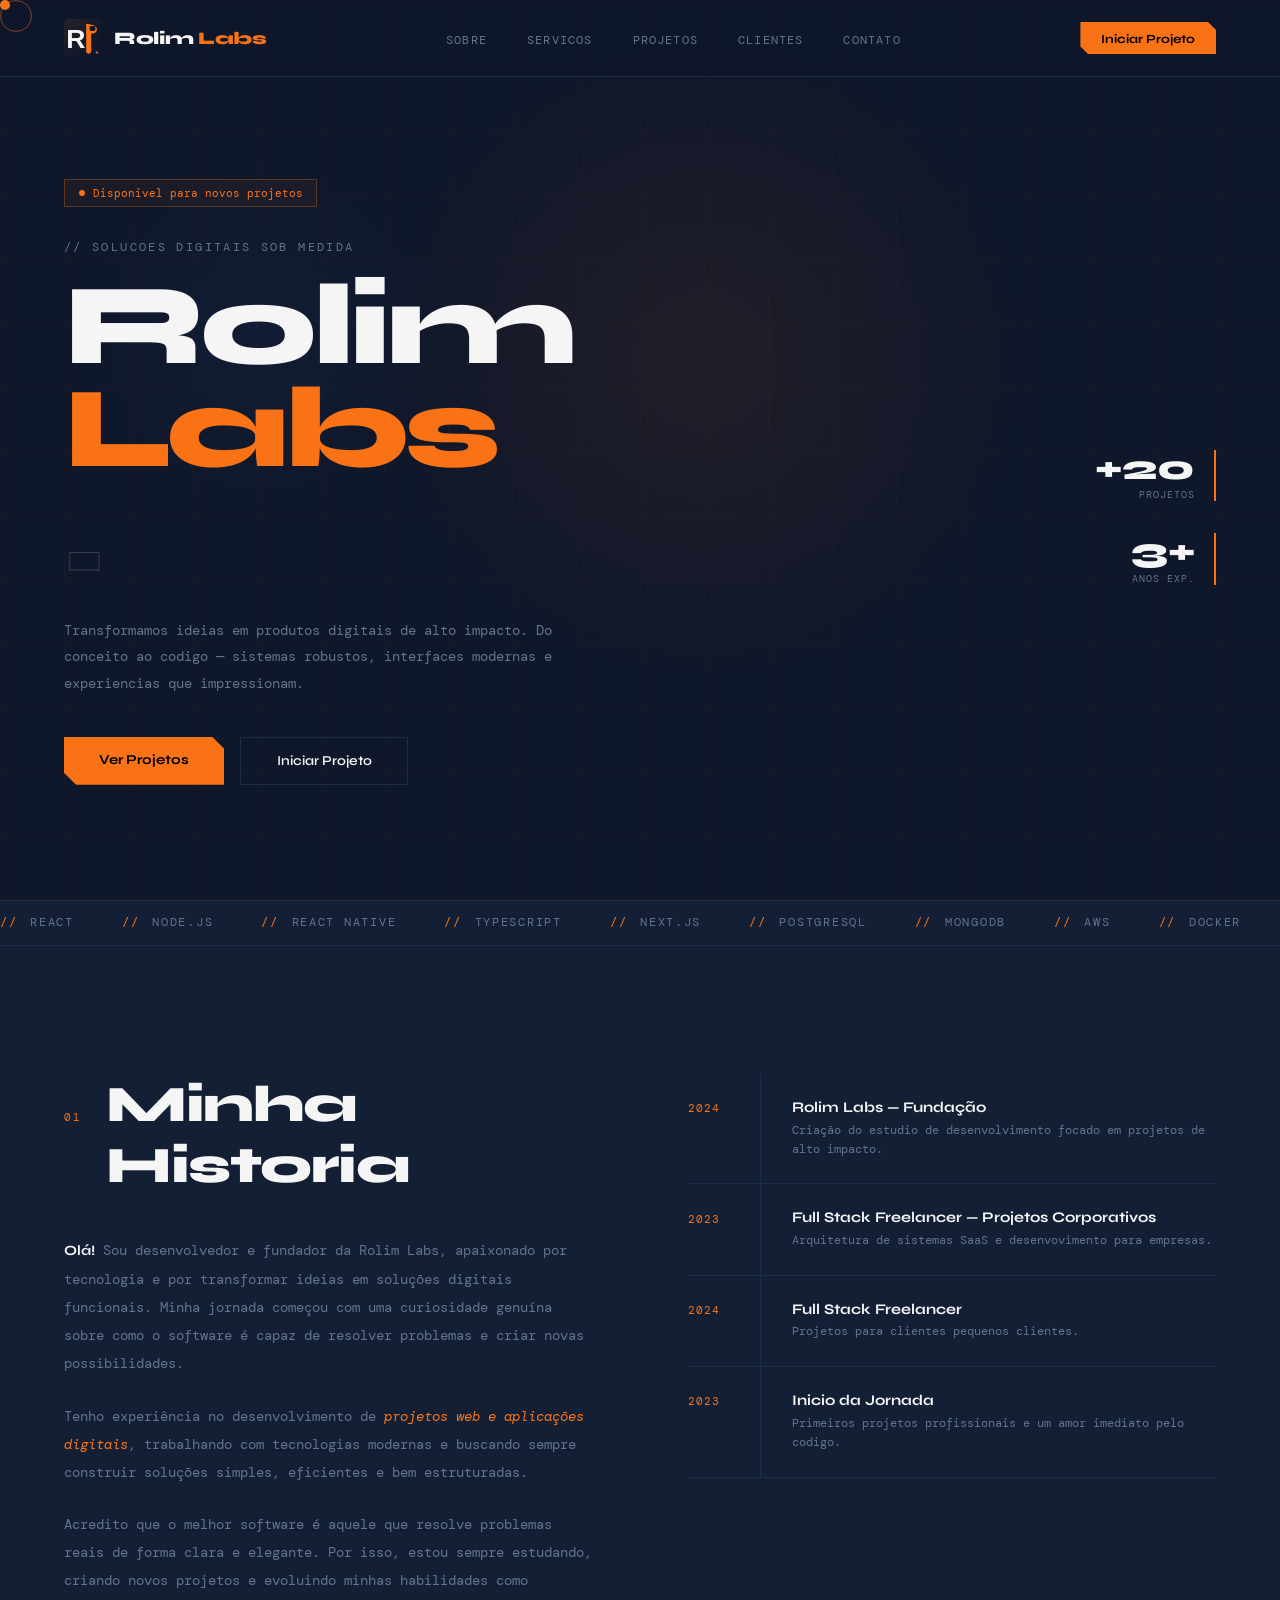
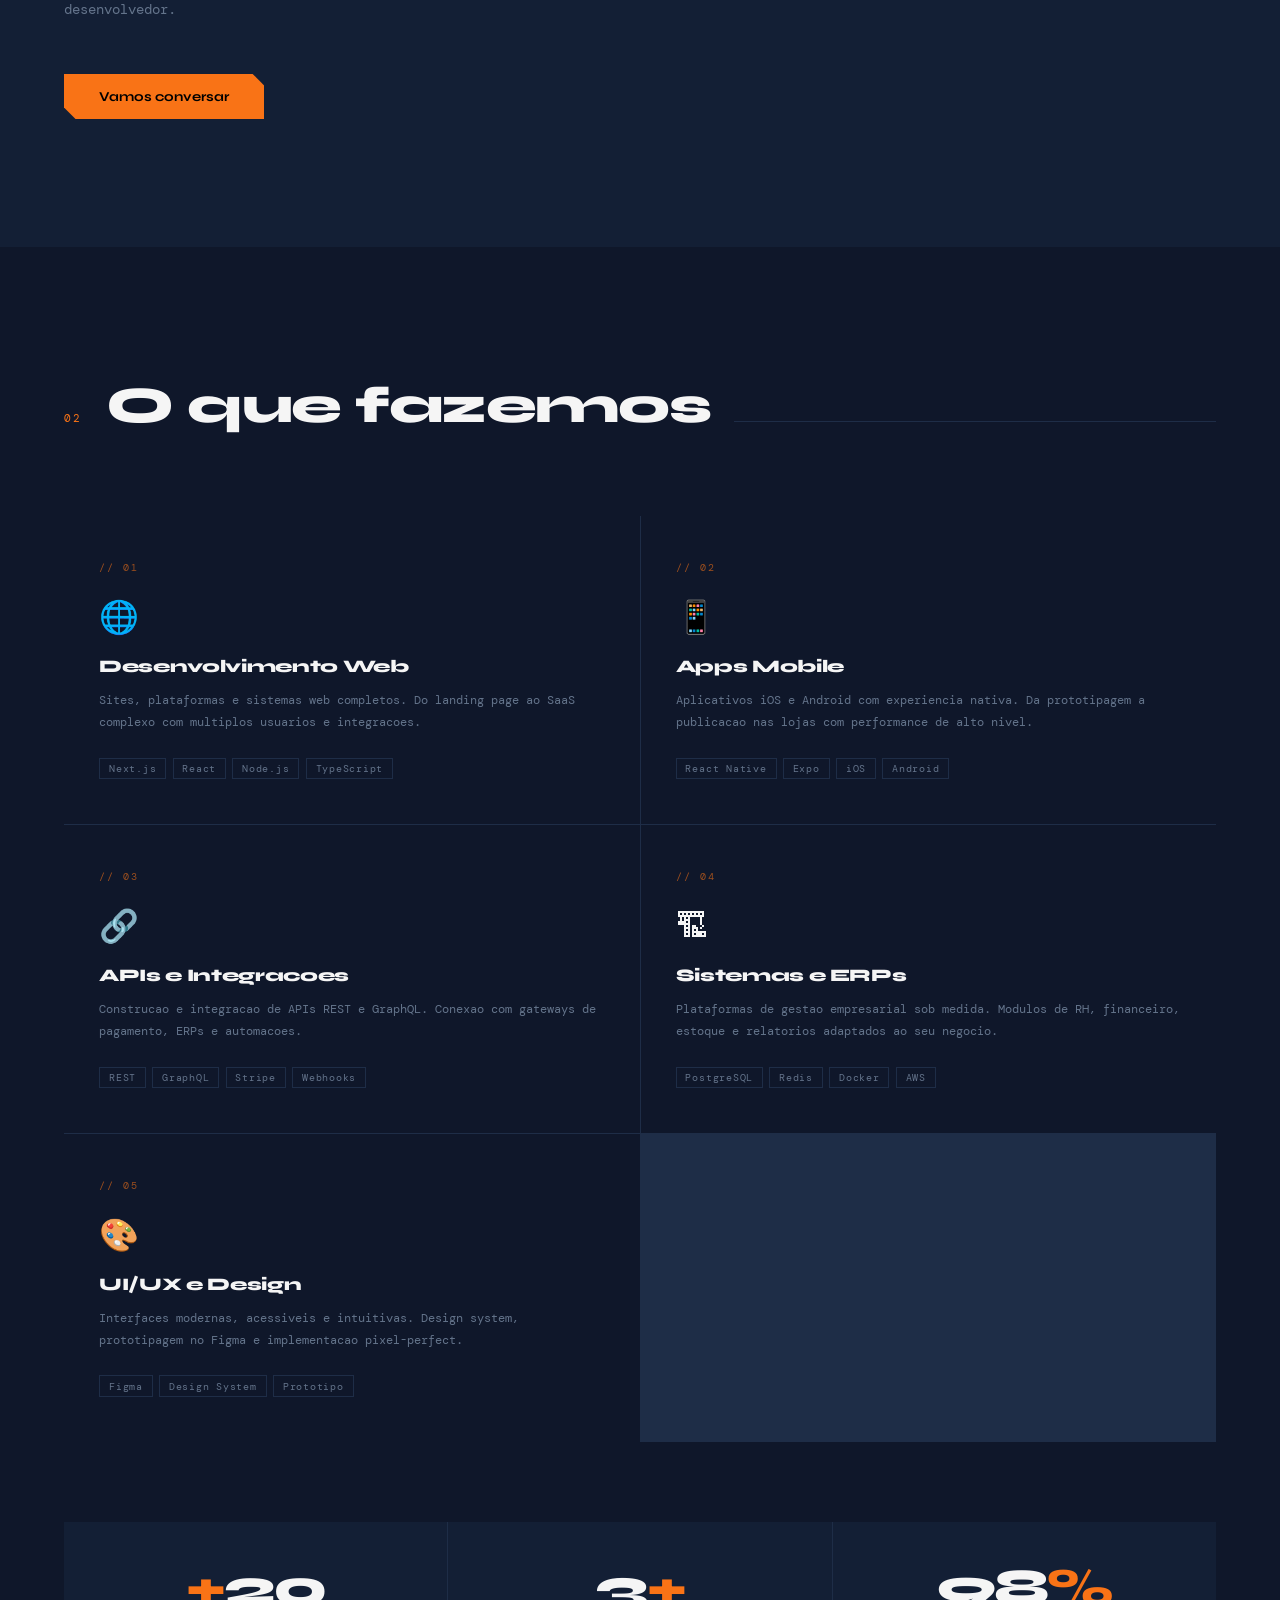
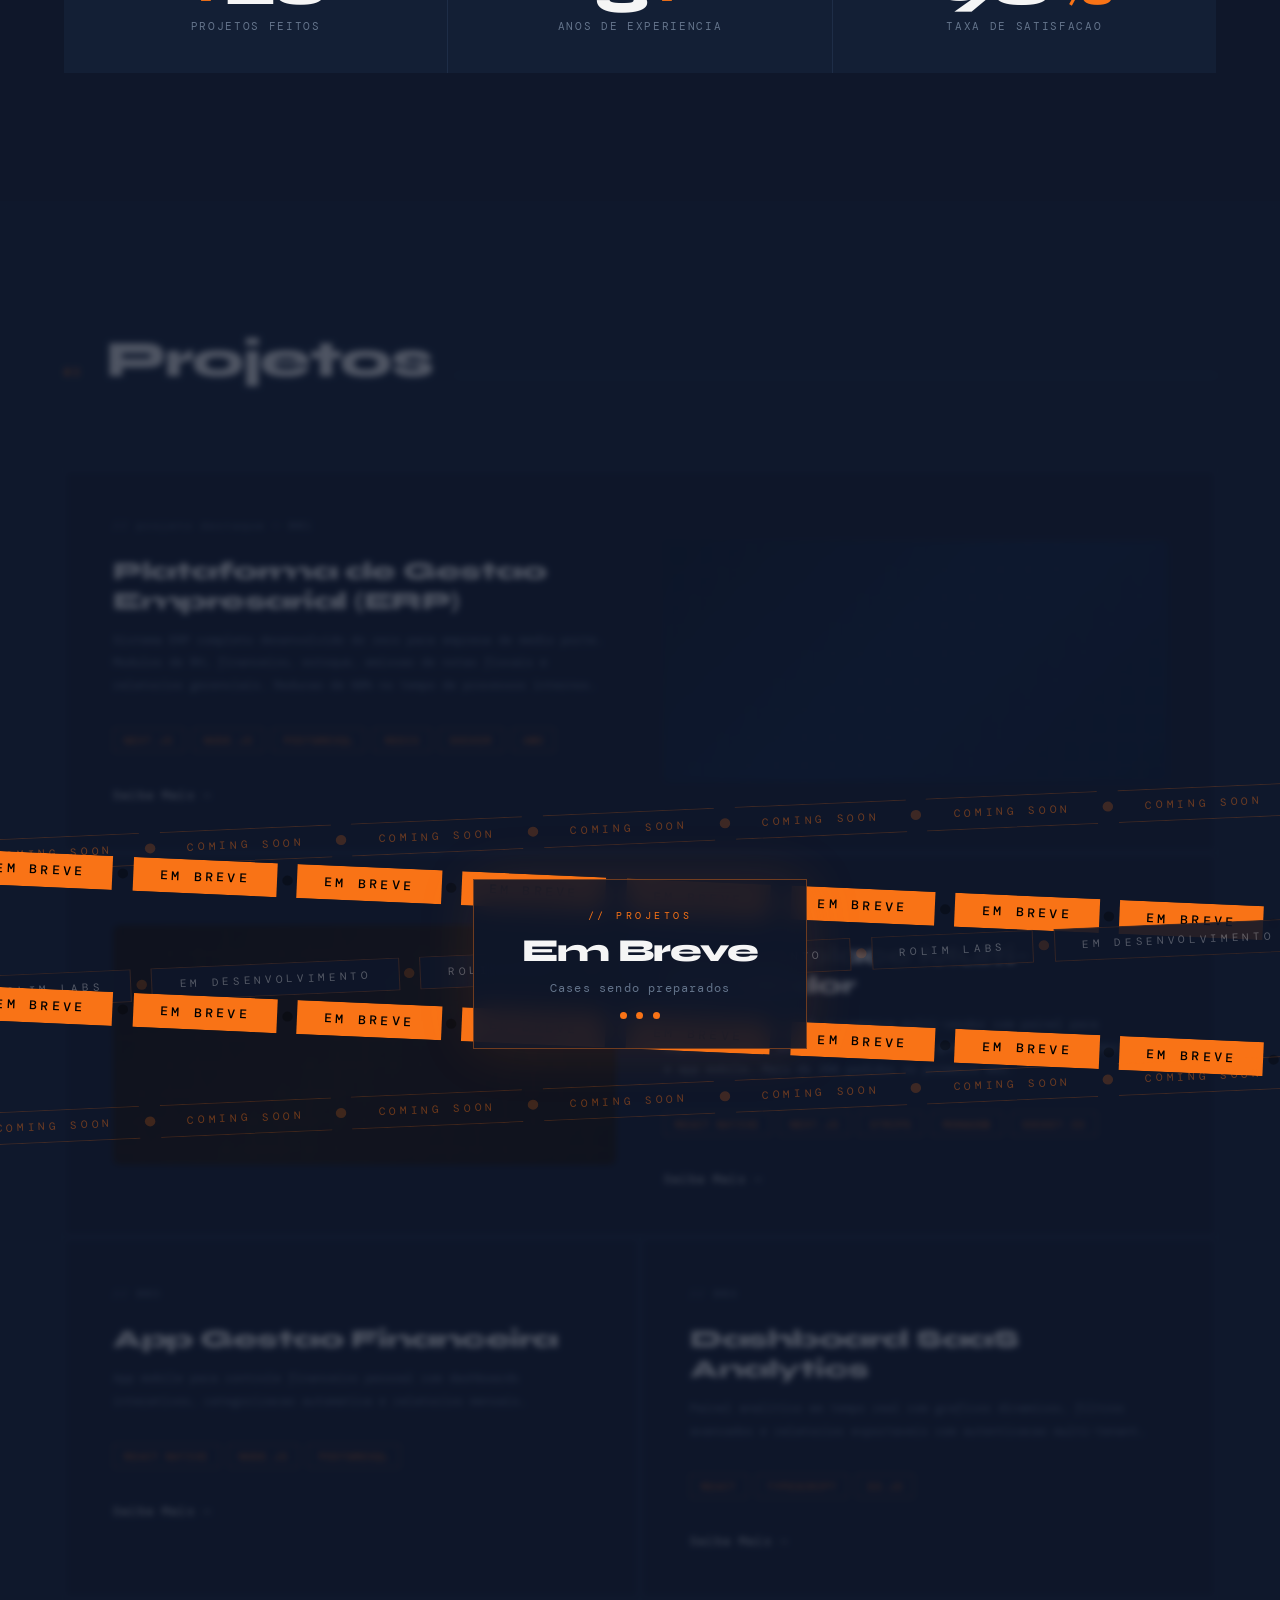
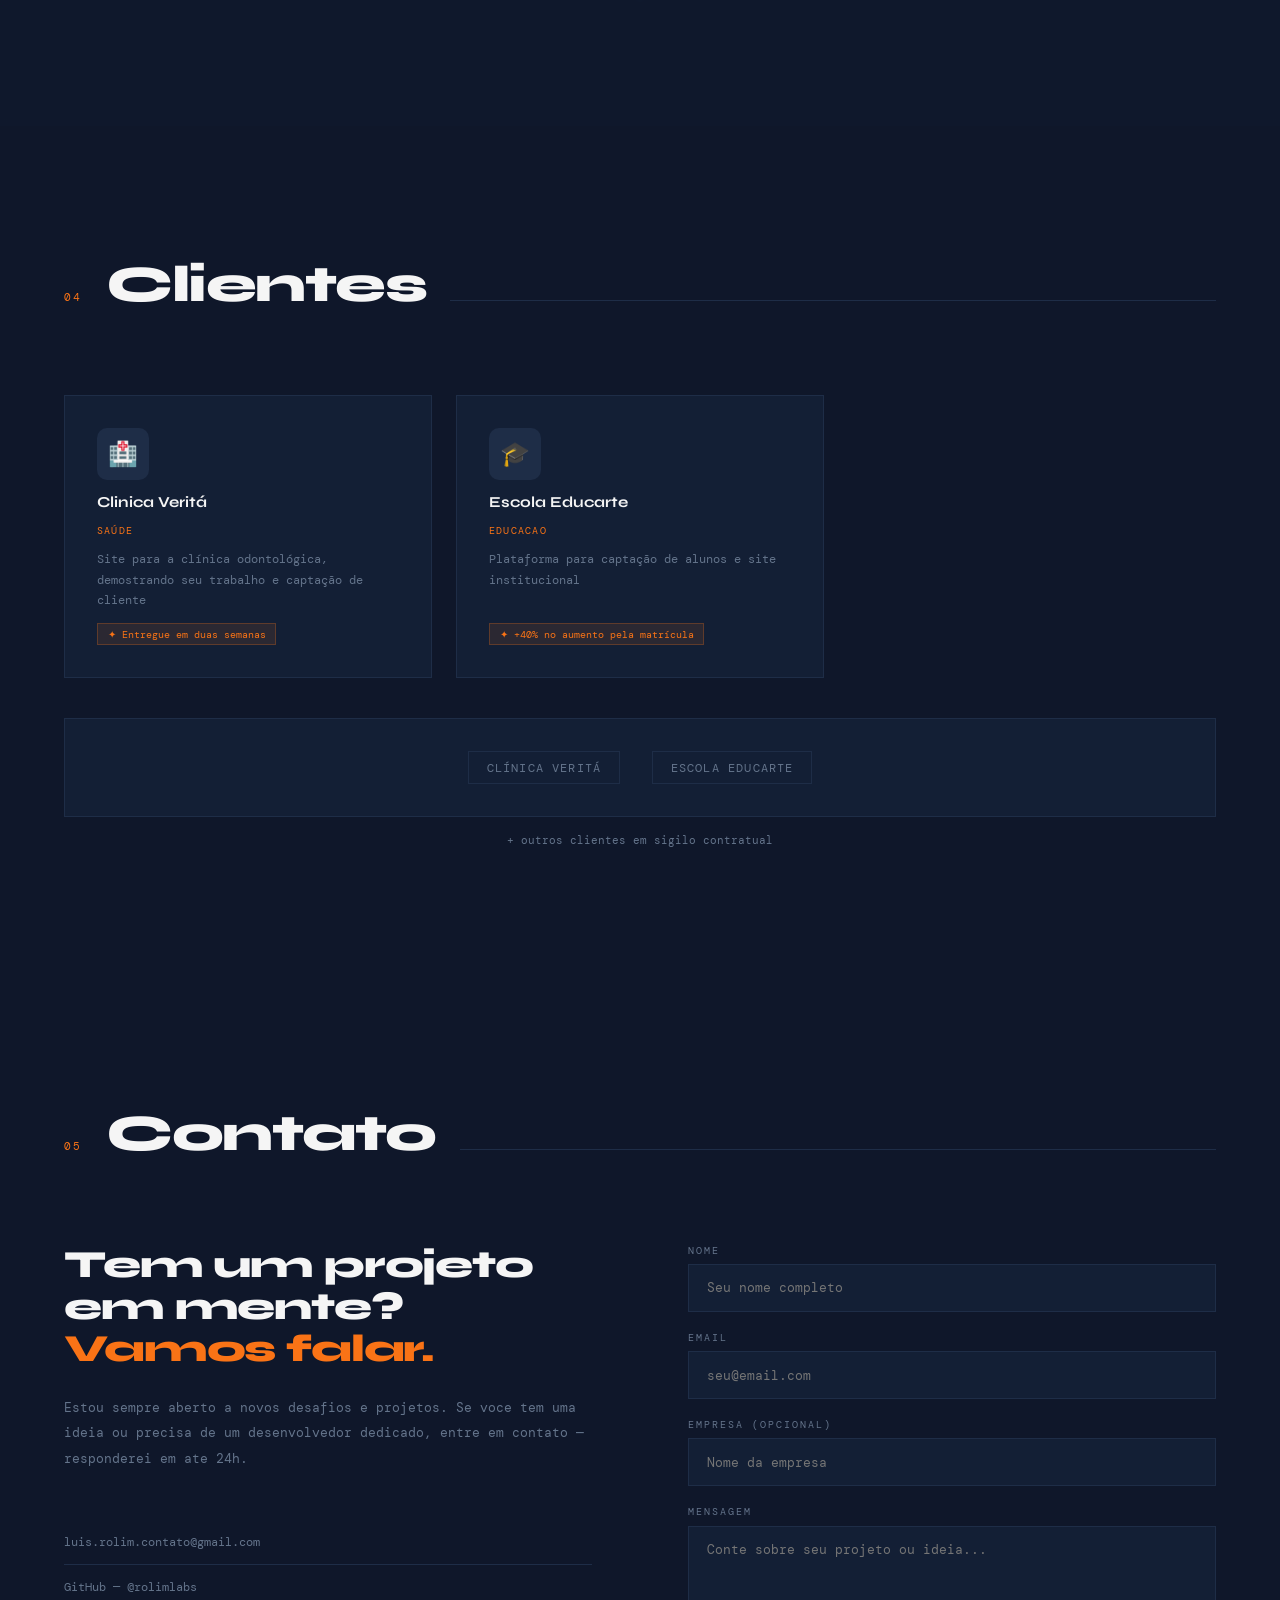
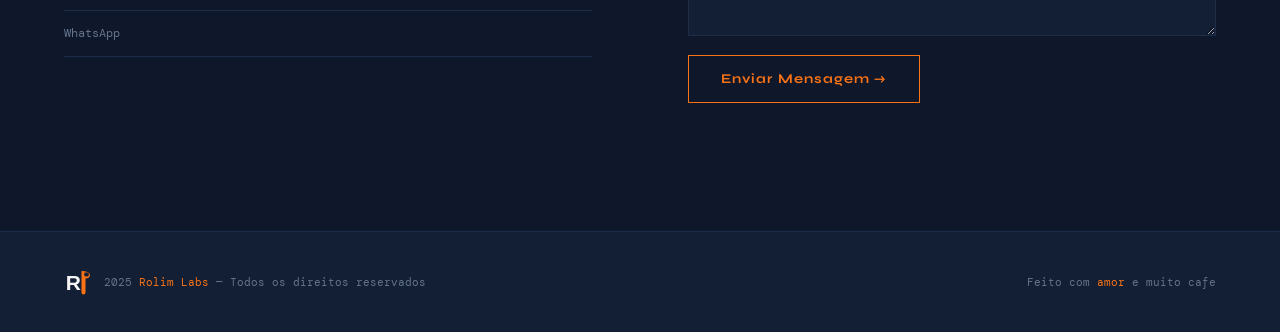
<file: index.html>
<!DOCTYPE html>
<html lang="pt-BR">
<head>
<meta charset="UTF-8"/>
<meta name="viewport" content="width=device-width, initial-scale=1.0"/>
<title>Rolim Labs</title>

<link rel="icon" type="image/x-icon" href="assets/files/favicon.ico"/>
<link rel="icon" type="image/png" sizes="192x192" href="assets/files/favicon-192.png"/>
<link rel="icon" type="image/png" sizes="512x512" href="assets/files/favicon-512.png"/>
<link rel="apple-touch-icon" href="assets/files/favicon-192.png"/>
<link href="https://fonts.googleapis.com/css2?family=Syne:wght@400;600;700;800&family=DM+Mono:wght@300;400&display=swap" rel="stylesheet"/>
<link rel="stylesheet" href="styles.css"/>

</head>
<body>

<div class="cursor" id="cursor"></div>
<div class="cursor-ring" id="cursorRing"></div>

<!-- NAV -->
<nav>
  <a href="#hero" class="nav-logo">
    <svg width="38" height="38" viewBox="0 0 120 120" fill="none" xmlns="http://www.w3.org/2000/svg">
      <defs><linearGradient id="g1" x1="0" y1="0" x2="120" y2="120" gradientUnits="userSpaceOnUse"><stop offset="0%" stop-color="#F97316" stop-opacity=".4"/><stop offset="100%" stop-color="#0F172A" stop-opacity="0"/></linearGradient></defs>
      <rect width="120" height="120" rx="16" fill="#0F172A"/>
      <rect width="120" height="120" rx="16" fill="url(#g1)" opacity=".3"/>
      <text x="7" y="90" font-family="Arial Black,sans-serif" font-weight="900" font-size="84" fill="#F5F5F5">R</text>
      <g transform="translate(60,16)">
        <path d="M10 0 C10 0 44 0 44 16 C44 26 36 30 26 30 L26 86 C26 90 22 94 18 94 C14 94 10 90 10 86 L10 0Z" fill="#F97316"/>
        <ellipse cx="30" cy="14" rx="9" ry="8" fill="#0F172A"/>
        <line x1="22" y1="8" x2="38" y2="8" stroke="#0F172A" stroke-width="2.5" stroke-linecap="round"/>
        <line x1="22" y1="14" x2="38" y2="14" stroke="#0F172A" stroke-width="2" stroke-linecap="round"/>
        <line x1="22" y1="20" x2="38" y2="20" stroke="#0F172A" stroke-width="1.5" stroke-linecap="round"/>
      </g>
      <circle cx="104" cy="106" r="4" fill="#F97316" opacity=".8"/>
    </svg>
    <span class="nav-logo-text">Rolim <span>Labs</span></span>
  </a>
  <ul class="nav-links">
    <li><a href="#about">sobre</a></li>
    <li><a href="#skills">servicos</a></li>
    <li><a href="#projects">projetos</a></li>
    <li><a href="#clients">clientes</a></li>
    <li><a href="#contact">contato</a></li>
  </ul>
  <a href="#contact" class="nav-cta">Iniciar Projeto</a>
</nav>

<!-- HERO -->
<section id="hero">
  <div class="hero-grid"></div>
  <div class="hero-glow"></div>
  <div class="hero-glow2"></div>
  <div class="hero-content">
    <div class="status-badge"><span class="status-dot"></span>Disponivel para novos projetos</div>
    <p class="hero-tag">// solucoes digitais sob medida</p>
    <h1 class="hero-name">
      Rolim<br>
      <span class="accent-word">Labs</span><span class="stroke">.</span>
    </h1>
    <p class="hero-desc">Transformamos ideias em produtos digitais de alto impacto. Do conceito ao codigo — sistemas robustos, interfaces modernas e experiencias que impressionam.</p>
    <div class="hero-cta">
      <a href="#projects" class="btn-primary">Ver Projetos</a>
      <a href="#contact" class="btn-outline">Iniciar Projeto</a>
    </div>
  </div>
  <div class="hero-stats">
    <div class="stat-item"><div class="stat-num">+20</div><div class="stat-label">Projetos</div></div>
    <div class="stat-item"><div class="stat-num">3+</div><div class="stat-label">Anos exp.</div></div>
  </div>
</section>

<!-- MARQUEE -->
<div class="marquee-wrap">
  <div class="marquee-track">
    <span class="marquee-item">React</span><span class="marquee-item">Node.js</span><span class="marquee-item">React Native</span><span class="marquee-item">TypeScript</span><span class="marquee-item">Next.js</span><span class="marquee-item">PostgreSQL</span><span class="marquee-item">MongoDB</span><span class="marquee-item">AWS</span><span class="marquee-item">Docker</span><span class="marquee-item">APIs REST</span>
    <span class="marquee-item">React</span><span class="marquee-item">Node.js</span><span class="marquee-item">React Native</span><span class="marquee-item">TypeScript</span><span class="marquee-item">Next.js</span><span class="marquee-item">PostgreSQL</span><span class="marquee-item">MongoDB</span><span class="marquee-item">AWS</span><span class="marquee-item">Docker</span><span class="marquee-item">APIs REST</span>
  </div>
</div>

<!-- ABOUT -->
<section id="about">
  <div class="about-inner">
    <div class="about-text reveal">
      <div class="section-header" style="margin-bottom:2.5rem">
        <span class="section-num">01</span>
        <h2 class="section-title">Minha Historia</h2>
      </div>
      <p><strong>Olá!</strong> Sou desenvolvedor e fundador da Rolim Labs, apaixonado por tecnologia e por transformar ideias em soluções digitais funcionais. Minha jornada começou com uma curiosidade genuína sobre como o software é capaz de resolver problemas e criar novas possibilidades.</p>
      <p>Tenho experiência no desenvolvimento de <span class="hl">projetos web e aplicações digitais</span>, trabalhando com tecnologias modernas e buscando sempre construir soluções simples, eficientes e bem estruturadas.</p>
      <p>Acredito que o melhor software é aquele que resolve problemas reais de forma clara e elegante. Por isso, estou sempre estudando, criando novos projetos e evoluindo minhas habilidades como desenvolvedor.</p>
      <br/>
      <a href="#contact" class="btn-primary" style="display:inline-block;margin-top:.5rem">Vamos conversar</a>
    </div>
    <div class="reveal" style="transition-delay:.2s">
      <div class="timeline-item"><div class="timeline-year">2024</div><div class="timeline-content"><h4>Rolim Labs — Fundação</h4><p>Criação do estudio de desenvolvimento focado em projetos de alto impacto.</p></div></div>
      <div class="timeline-item"><div class="timeline-year">2023</div><div class="timeline-content"><h4>Full Stack Freelancer — Projetos Corporativos</h4><p>Arquitetura de sistemas SaaS e desenvovimento para empresas.</p></div></div>
      <div class="timeline-item"><div class="timeline-year">2024</div><div class="timeline-content"><h4>Full Stack Freelancer</h4><p>Projetos para clientes pequenos clientes.</p></div></div>
      <div class="timeline-item"><div class="timeline-year">2023</div><div class="timeline-content"><h4>Inicio da Jornada</h4><p>Primeiros projetos profissionais e um amor imediato pelo codigo.</p></div></div>
    </div>
  </div>
</section>

<!-- SERVICES + NUMBERS -->
<section id="skills" style="padding:8rem 4rem">
  <div style="max-width:1200px;margin:0 auto">
    <div class="section-header reveal">
      <span class="section-num">02</span>
      <h2 class="section-title">O que fazemos</h2>
      <div class="section-line"></div>
    </div>
    <div class="services-grid">
      <div class="service-card reveal"><div class="service-num">// 01</div><span class="service-icon">&#127760;</span><div class="service-name">Desenvolvimento Web</div><div class="service-desc">Sites, plataformas e sistemas web completos. Do landing page ao SaaS complexo com multiplos usuarios e integracoes.</div><div class="service-tags"><span class="service-tag">Next.js</span><span class="service-tag">React</span><span class="service-tag">Node.js</span><span class="service-tag">TypeScript</span></div></div>
      <div class="service-card reveal" style="transition-delay:.1s"><div class="service-num">// 02</div><span class="service-icon">&#128241;</span><div class="service-name">Apps Mobile</div><div class="service-desc">Aplicativos iOS e Android com experiencia nativa. Da prototipagem a publicacao nas lojas com performance de alto nivel.</div><div class="service-tags"><span class="service-tag">React Native</span><span class="service-tag">Expo</span><span class="service-tag">iOS</span><span class="service-tag">Android</span></div></div>
      <div class="service-card reveal" style="transition-delay:.2s"><div class="service-num">// 03</div><span class="service-icon">&#128279;</span><div class="service-name">APIs e Integracoes</div><div class="service-desc">Construcao e integracao de APIs REST e GraphQL. Conexao com gateways de pagamento, ERPs e automacoes.</div><div class="service-tags"><span class="service-tag">REST</span><span class="service-tag">GraphQL</span><span class="service-tag">Stripe</span><span class="service-tag">Webhooks</span></div></div>
      <div class="service-card reveal" style="transition-delay:.3s"><div class="service-num">// 04</div><span class="service-icon">&#127959;</span><div class="service-name">Sistemas e ERPs</div><div class="service-desc">Plataformas de gestao empresarial sob medida. Modulos de RH, financeiro, estoque e relatorios adaptados ao seu negocio.</div><div class="service-tags"><span class="service-tag">PostgreSQL</span><span class="service-tag">Redis</span><span class="service-tag">Docker</span><span class="service-tag">AWS</span></div></div>
      <div class="service-card reveal" style="transition-delay:.4s"><div class="service-num">// 05</div><span class="service-icon">&#127912;</span><div class="service-name">UI/UX e Design</div><div class="service-desc">Interfaces modernas, acessiveis e intuitivas. Design system, prototipagem no Figma e implementacao pixel-perfect.</div><div class="service-tags"><span class="service-tag">Figma</span><span class="service-tag">Design System</span><span class="service-tag">Prototipo</span></div></div>
      <!-- <div class="service-card reveal" style="transition-delay:.5s"><div class="service-num">// 06</div><span class="service-icon">&#9729;</span><div class="service-name">Cloud e Infraestrutura</div><div class="service-desc">Deploy, CI/CD e infraestrutura escalavel na nuvem. Seu produto disponivel 24/7 com monitoramento e alta disponibilidade.</div><div class="service-tags"><span class="service-tag">AWS</span><span class="service-tag">Vercel</span><span class="service-tag">Docker</span><span class="service-tag">CI/CD</span></div></div> -->
    </div>
    <div class="numbers-strip reveal">
      <div class="number-item"><div class="number-big"><span>+</span>20</div><div class="number-label">Projetos feitos</div></div>
      <div class="number-item"><div class="number-big">3<span>+</span></div><div class="number-label">Anos de experiencia</div></div>
      <div class="number-item"><div class="number-big">98<span>%</span></div><div class="number-label">Taxa de satisfacao</div></div>
    </div>
  </div>
</section>

<!-- PROJECTS -->
<section id="projects" style="position:relative">
  <!-- COMING SOON FULL OVERLAY -->
  <div class="section-coming-soon">
    <div class="ribbon-row r-ghost">
      <div class="ribbon-tape rev">
        <span class="ribbon-word">COMING SOON</span><span class="ribbon-dot"></span><span class="ribbon-word">COMING SOON</span><span class="ribbon-dot"></span><span class="ribbon-word">COMING SOON</span><span class="ribbon-dot"></span><span class="ribbon-word">COMING SOON</span><span class="ribbon-dot"></span><span class="ribbon-word">COMING SOON</span><span class="ribbon-dot"></span><span class="ribbon-word">COMING SOON</span><span class="ribbon-dot"></span><span class="ribbon-word">COMING SOON</span><span class="ribbon-dot"></span><span class="ribbon-word">COMING SOON</span><span class="ribbon-dot"></span><span class="ribbon-word">COMING SOON</span><span class="ribbon-dot"></span><span class="ribbon-word">COMING SOON</span><span class="ribbon-dot"></span><span class="ribbon-word">COMING SOON</span><span class="ribbon-dot"></span><span class="ribbon-word">COMING SOON</span><span class="ribbon-dot"></span><span class="ribbon-word">COMING SOON</span><span class="ribbon-dot"></span><span class="ribbon-word">COMING SOON</span><span class="ribbon-dot"></span>
        <span class="ribbon-word">COMING SOON</span><span class="ribbon-dot"></span><span class="ribbon-word">COMING SOON</span><span class="ribbon-dot"></span><span class="ribbon-word">COMING SOON</span><span class="ribbon-dot"></span><span class="ribbon-word">COMING SOON</span><span class="ribbon-dot"></span><span class="ribbon-word">COMING SOON</span><span class="ribbon-dot"></span><span class="ribbon-word">COMING SOON</span><span class="ribbon-dot"></span><span class="ribbon-word">COMING SOON</span><span class="ribbon-dot"></span><span class="ribbon-word">COMING SOON</span><span class="ribbon-dot"></span><span class="ribbon-word">COMING SOON</span><span class="ribbon-dot"></span><span class="ribbon-word">COMING SOON</span><span class="ribbon-dot"></span><span class="ribbon-word">COMING SOON</span><span class="ribbon-dot"></span><span class="ribbon-word">COMING SOON</span><span class="ribbon-dot"></span><span class="ribbon-word">COMING SOON</span><span class="ribbon-dot"></span><span class="ribbon-word">COMING SOON</span><span class="ribbon-dot"></span>
      </div>
    </div>
    <div class="ribbon-row r-orange">
      <div class="ribbon-tape">
        <span class="ribbon-word">EM BREVE</span><span class="ribbon-dot"></span><span class="ribbon-word">EM BREVE</span><span class="ribbon-dot"></span><span class="ribbon-word">EM BREVE</span><span class="ribbon-dot"></span><span class="ribbon-word">EM BREVE</span><span class="ribbon-dot"></span><span class="ribbon-word">EM BREVE</span><span class="ribbon-dot"></span><span class="ribbon-word">EM BREVE</span><span class="ribbon-dot"></span><span class="ribbon-word">EM BREVE</span><span class="ribbon-dot"></span><span class="ribbon-word">EM BREVE</span><span class="ribbon-dot"></span><span class="ribbon-word">EM BREVE</span><span class="ribbon-dot"></span><span class="ribbon-word">EM BREVE</span><span class="ribbon-dot"></span><span class="ribbon-word">EM BREVE</span><span class="ribbon-dot"></span><span class="ribbon-word">EM BREVE</span><span class="ribbon-dot"></span><span class="ribbon-word">EM BREVE</span><span class="ribbon-dot"></span><span class="ribbon-word">EM BREVE</span><span class="ribbon-dot"></span>
        <span class="ribbon-word">EM BREVE</span><span class="ribbon-dot"></span><span class="ribbon-word">EM BREVE</span><span class="ribbon-dot"></span><span class="ribbon-word">EM BREVE</span><span class="ribbon-dot"></span><span class="ribbon-word">EM BREVE</span><span class="ribbon-dot"></span><span class="ribbon-word">EM BREVE</span><span class="ribbon-dot"></span><span class="ribbon-word">EM BREVE</span><span class="ribbon-dot"></span><span class="ribbon-word">EM BREVE</span><span class="ribbon-dot"></span><span class="ribbon-word">EM BREVE</span><span class="ribbon-dot"></span><span class="ribbon-word">EM BREVE</span><span class="ribbon-dot"></span><span class="ribbon-word">EM BREVE</span><span class="ribbon-dot"></span><span class="ribbon-word">EM BREVE</span><span class="ribbon-dot"></span><span class="ribbon-word">EM BREVE</span><span class="ribbon-dot"></span><span class="ribbon-word">EM BREVE</span><span class="ribbon-dot"></span><span class="ribbon-word">EM BREVE</span><span class="ribbon-dot"></span>
      </div>
    </div>
    <div class="ribbon-row r-dark">
      <div class="ribbon-tape rev">
        <span class="ribbon-word">ROLIM LABS</span><span class="ribbon-dot"></span><span class="ribbon-word">EM DESENVOLVIMENTO</span><span class="ribbon-dot"></span><span class="ribbon-word">ROLIM LABS</span><span class="ribbon-dot"></span><span class="ribbon-word">EM DESENVOLVIMENTO</span><span class="ribbon-dot"></span><span class="ribbon-word">ROLIM LABS</span><span class="ribbon-dot"></span><span class="ribbon-word">EM DESENVOLVIMENTO</span><span class="ribbon-dot"></span><span class="ribbon-word">ROLIM LABS</span><span class="ribbon-dot"></span><span class="ribbon-word">EM DESENVOLVIMENTO</span><span class="ribbon-dot"></span><span class="ribbon-word">ROLIM LABS</span><span class="ribbon-dot"></span><span class="ribbon-word">EM DESENVOLVIMENTO</span><span class="ribbon-dot"></span>
        <span class="ribbon-word">ROLIM LABS</span><span class="ribbon-dot"></span><span class="ribbon-word">EM DESENVOLVIMENTO</span><span class="ribbon-dot"></span><span class="ribbon-word">ROLIM LABS</span><span class="ribbon-dot"></span><span class="ribbon-word">EM DESENVOLVIMENTO</span><span class="ribbon-dot"></span><span class="ribbon-word">ROLIM LABS</span><span class="ribbon-dot"></span><span class="ribbon-word">EM DESENVOLVIMENTO</span><span class="ribbon-dot"></span><span class="ribbon-word">ROLIM LABS</span><span class="ribbon-dot"></span><span class="ribbon-word">EM DESENVOLVIMENTO</span><span class="ribbon-dot"></span><span class="ribbon-word">ROLIM LABS</span><span class="ribbon-dot"></span><span class="ribbon-word">EM DESENVOLVIMENTO</span><span class="ribbon-dot"></span>
      </div>
    </div>
    <div class="ribbon-row r-orange">
      <div class="ribbon-tape">
        <span class="ribbon-word">EM BREVE</span><span class="ribbon-dot"></span><span class="ribbon-word">EM BREVE</span><span class="ribbon-dot"></span><span class="ribbon-word">EM BREVE</span><span class="ribbon-dot"></span><span class="ribbon-word">EM BREVE</span><span class="ribbon-dot"></span><span class="ribbon-word">EM BREVE</span><span class="ribbon-dot"></span><span class="ribbon-word">EM BREVE</span><span class="ribbon-dot"></span><span class="ribbon-word">EM BREVE</span><span class="ribbon-dot"></span><span class="ribbon-word">EM BREVE</span><span class="ribbon-dot"></span><span class="ribbon-word">EM BREVE</span><span class="ribbon-dot"></span><span class="ribbon-word">EM BREVE</span><span class="ribbon-dot"></span><span class="ribbon-word">EM BREVE</span><span class="ribbon-dot"></span><span class="ribbon-word">EM BREVE</span><span class="ribbon-dot"></span><span class="ribbon-word">EM BREVE</span><span class="ribbon-dot"></span><span class="ribbon-word">EM BREVE</span><span class="ribbon-dot"></span>
        <span class="ribbon-word">EM BREVE</span><span class="ribbon-dot"></span><span class="ribbon-word">EM BREVE</span><span class="ribbon-dot"></span><span class="ribbon-word">EM BREVE</span><span class="ribbon-dot"></span><span class="ribbon-word">EM BREVE</span><span class="ribbon-dot"></span><span class="ribbon-word">EM BREVE</span><span class="ribbon-dot"></span><span class="ribbon-word">EM BREVE</span><span class="ribbon-dot"></span><span class="ribbon-word">EM BREVE</span><span class="ribbon-dot"></span><span class="ribbon-word">EM BREVE</span><span class="ribbon-dot"></span><span class="ribbon-word">EM BREVE</span><span class="ribbon-dot"></span><span class="ribbon-word">EM BREVE</span><span class="ribbon-dot"></span><span class="ribbon-word">EM BREVE</span><span class="ribbon-dot"></span><span class="ribbon-word">EM BREVE</span><span class="ribbon-dot"></span><span class="ribbon-word">EM BREVE</span><span class="ribbon-dot"></span><span class="ribbon-word">EM BREVE</span><span class="ribbon-dot"></span>
      </div>
    </div>
    <div class="ribbon-row r-ghost">
      <div class="ribbon-tape">
        <span class="ribbon-word">COMING SOON</span><span class="ribbon-dot"></span><span class="ribbon-word">COMING SOON</span><span class="ribbon-dot"></span><span class="ribbon-word">COMING SOON</span><span class="ribbon-dot"></span><span class="ribbon-word">COMING SOON</span><span class="ribbon-dot"></span><span class="ribbon-word">COMING SOON</span><span class="ribbon-dot"></span><span class="ribbon-word">COMING SOON</span><span class="ribbon-dot"></span><span class="ribbon-word">COMING SOON</span><span class="ribbon-dot"></span><span class="ribbon-word">COMING SOON</span><span class="ribbon-dot"></span><span class="ribbon-word">COMING SOON</span><span class="ribbon-dot"></span><span class="ribbon-word">COMING SOON</span><span class="ribbon-dot"></span><span class="ribbon-word">COMING SOON</span><span class="ribbon-dot"></span><span class="ribbon-word">COMING SOON</span><span class="ribbon-dot"></span><span class="ribbon-word">COMING SOON</span><span class="ribbon-dot"></span><span class="ribbon-word">COMING SOON</span><span class="ribbon-dot"></span>
        <span class="ribbon-word">COMING SOON</span><span class="ribbon-dot"></span><span class="ribbon-word">COMING SOON</span><span class="ribbon-dot"></span><span class="ribbon-word">COMING SOON</span><span class="ribbon-dot"></span><span class="ribbon-word">COMING SOON</span><span class="ribbon-dot"></span><span class="ribbon-word">COMING SOON</span><span class="ribbon-dot"></span><span class="ribbon-word">COMING SOON</span><span class="ribbon-dot"></span><span class="ribbon-word">COMING SOON</span><span class="ribbon-dot"></span><span class="ribbon-word">COMING SOON</span><span class="ribbon-dot"></span><span class="ribbon-word">COMING SOON</span><span class="ribbon-dot"></span><span class="ribbon-word">COMING SOON</span><span class="ribbon-dot"></span><span class="ribbon-word">COMING SOON</span><span class="ribbon-dot"></span><span class="ribbon-word">COMING SOON</span><span class="ribbon-dot"></span><span class="ribbon-word">COMING SOON</span><span class="ribbon-dot"></span><span class="ribbon-word">COMING SOON</span><span class="ribbon-dot"></span>
      </div>
    </div>
    <!-- Center badge -->
    <div class="cs-center">
      <div class="cs-badge">
        <div class="cs-badge-eyebrow">// projetos</div>
        <div class="cs-badge-title">Em Breve</div>
        <div class="cs-badge-sub">Cases sendo preparados</div>
        <div class="cs-dots"><span class="cs-dot"></span><span class="cs-dot"></span><span class="cs-dot"></span></div>
      </div>
    </div>
  </div>

  <div class="inner">
    <div class="section-header reveal">
      <span class="section-num">03</span>
      <h2 class="section-title">Projetos</h2>
      <div class="section-line"></div>
    </div>
    <div class="projects-grid">
      <div class="project-card featured reveal">
        <div>
          <div class="project-num">// projeto destaque — 001</div>
          <h3 class="project-title">Plataforma de Gestao Empresarial (ERP)</h3>
          <p class="project-desc">Sistema ERP completo desenvolvido do zero para empresa de medio porte. Modulos de RH, financeiro, estoque, emissao de notas fiscais e relatorios gerenciais. Reducao de 60% no tempo de processos internos.</p>
          <div class="project-tags"><span class="tag">Next.js</span><span class="tag">Node.js</span><span class="tag">PostgreSQL</span><span class="tag">Redis</span><span class="tag">Docker</span><span class="tag">AWS</span></div>
          <a href="#contact" class="project-link">Saiba Mais</a>
        </div>
        <div class="project-visual pv-blue"></div>
      </div>
      <div class="project-card featured reveal" style="transition-delay:.15s">
        <div class="project-visual pv-dark" style="order:-1"></div>
        <div>
          <div class="project-num">// projeto destaque — 002</div>
          <h3 class="project-title">Marketplace Multi-Vendedor</h3>
          <p class="project-desc">Plataforma completa de e-commerce multi-vendor com painel para lojistas, split automatico via Stripe, gestao de pedidos em tempo real e app mobile. Mais de 200 pedidos no primeiro mes.</p>
          <div class="project-tags"><span class="tag">React Native</span><span class="tag">Next.js</span><span class="tag">Stripe</span><span class="tag">MongoDB</span><span class="tag">Socket.io</span></div>
          <a href="#contact" class="project-link">Saiba Mais</a>
        </div>
      </div>
      <div class="project-card reveal" style="transition-delay:.2s">
        <div class="project-num">// 003</div>
        <h3 class="project-title">App Gestao Financeira</h3>
        <p class="project-desc">App mobile para controle financeiro pessoal com dashboards interativos, categorizacao automatica e relatorios mensais.</p>
        <div class="project-tags"><span class="tag">React Native</span><span class="tag">Node.js</span><span class="tag">PostgreSQL</span></div>
        <a href="#contact" class="project-link">Saiba Mais</a>
      </div>
      <div class="project-card reveal" style="transition-delay:.3s">
        <div class="project-num">// 004</div>
        <h3 class="project-title">Dashboard SaaS Analytics</h3>
        <p class="project-desc">Painel analitico em tempo real com graficos dinamicos, filtros avancados e relatorios exportaveis com autenticacao multi-tenant.</p>
        <div class="project-tags"><span class="tag">React</span><span class="tag">TypeScript</span><span class="tag">D3.js</span></div>
        <a href="#contact" class="project-link">Saiba Mais</a>
      </div>
    </div>
  </div>
</section>

<!-- CLIENTS -->
<section id="clients">
  <div class="inner">
    <div class="section-header reveal">
      <span class="section-num">04</span>
      <h2 class="section-title">Clientes</h2>
      <div class="section-line"></div>
    </div>
    <div class="clients-grid">
      <div class="client-card reveal" style="transition-delay:.1s"><div class="client-logo-wrap">&#127973;</div><div class="client-name">Clinica Veritá</div><div class="client-segment">Saúde</div><div class="client-desc">Site para a clínica odontológica, demostrando seu trabalho e captação de cliente</div><div class="client-result">&#10022; Entregue em duas semanas</div></div>
      <div class="client-card reveal" style="transition-delay:.3s"><div class="client-logo-wrap">&#127891;</div><div class="client-name">Escola Educarte</div><div class="client-segment">Educacao</div><div class="client-desc">Plataforma para captação de alunos e site institucional</div><div class="client-result">&#10022; +40% no aumento pela matrícula</div></div>
    </div>
    <div class="clients-logos reveal">
      <span class="logo-pill">Clínica Veritá</span>
      <span class="logo-pill">Escola Educarte</span>
    </div>
    <p class="clients-note reveal">+ outros clientes em sigilo contratual</p>
  </div>
</section>

<!-- CONTACT -->
<section id="contact" style="padding:8rem 4rem">
  <div style="max-width:1200px;margin:0 auto">
    <div class="section-header reveal">
      <span class="section-num">05</span>
      <h2 class="section-title">Contato</h2>
      <div class="section-line"></div>
    </div>
    <div class="contact-grid">
      <div class="contact-left reveal">
        <h3>Tem um projeto<br>em mente? <span>Vamos falar.</span></h3>
        <p>Estou sempre aberto a novos desafios e projetos. Se voce tem uma ideia ou precisa de um desenvolvedor dedicado, entre em contato — responderei em ate 24h.</p>
        <div class="contact-socials">
          <a href="mailto:luis.rolim.contato@gmail.com" class="social-link"><span>luis.rolim.contato@gmail.com</span><span class="arrow">&#8594;</span></a>
          <a href="https://github.com/LuisFRolim01" target="_blank" class="social-link"><span>GitHub — @rolimlabs</span><span class="arrow">&#8594;</span></a>
          <a href="https://wa.me/5561993672551" target="_blank" class="social-link"><span>WhatsApp</span><span class="arrow">&#8594;</span></a>
        </div>
      </div>
      <div class="reveal" style="transition-delay:.2s">
        <form class="contact-form" id="contactForm" action="https://formspree.io/f/mdawnzbl" method="POST">
          <div class="form-group"><label>Nome</label><input type="text" name="nome" placeholder="Seu nome completo" required/></div>
          <div class="form-group"><label>Email</label><input type="email" name="email" placeholder="seu@email.com" required/></div>
          <div class="form-group"><label>Empresa (opcional)</label><input type="text" name="empresa" placeholder="Nome da empresa"/></div>
          <div class="form-group"><label>Mensagem</label><textarea name="mensagem" placeholder="Conte sobre seu projeto ou ideia..." required></textarea></div>
          <div id="form-status" style="display:none;font-family:var(--fm);font-size:.78rem;padding:.7rem 1rem;margin-bottom:.5rem"></div>
          <button type="submit" class="btn-send" id="submitBtn">Enviar Mensagem &#8594;</button>
        </form>
      </div>
    </div>
  </div>
</section>

<!-- FOOTER -->
<footer>
  <div class="footer-brand">
    <svg width="30" height="30" viewBox="0 0 120 120" fill="none" xmlns="http://www.w3.org/2000/svg">
      <rect width="120" height="120" rx="14" fill="#131f35"/>
      <text x="7" y="90" font-family="Arial Black,sans-serif" font-weight="900" font-size="84" fill="#F5F5F5">R</text>
      <g transform="translate(60,16)">
        <path d="M10 0 C10 0 44 0 44 16 C44 26 36 30 26 30 L26 86 C26 90 22 94 18 94 C14 94 10 90 10 86 L10 0Z" fill="#F97316"/>
        <ellipse cx="30" cy="14" rx="9" ry="8" fill="#131f35"/>
        <line x1="22" y1="8" x2="38" y2="8" stroke="#131f35" stroke-width="2.5" stroke-linecap="round"/>
        <line x1="22" y1="14" x2="38" y2="14" stroke="#131f35" stroke-width="2" stroke-linecap="round"/>
        <line x1="22" y1="20" x2="38" y2="20" stroke="#131f35" stroke-width="1.5" stroke-linecap="round"/>
      </g>
    </svg>
    <p>2025 <span>Rolim Labs</span> — Todos os direitos reservados</p>
  </div>
  <p>Feito com <span>amor</span> e muito cafe</p>
</footer>
<script src="script.js"></script>
</body>
</html>
</file>
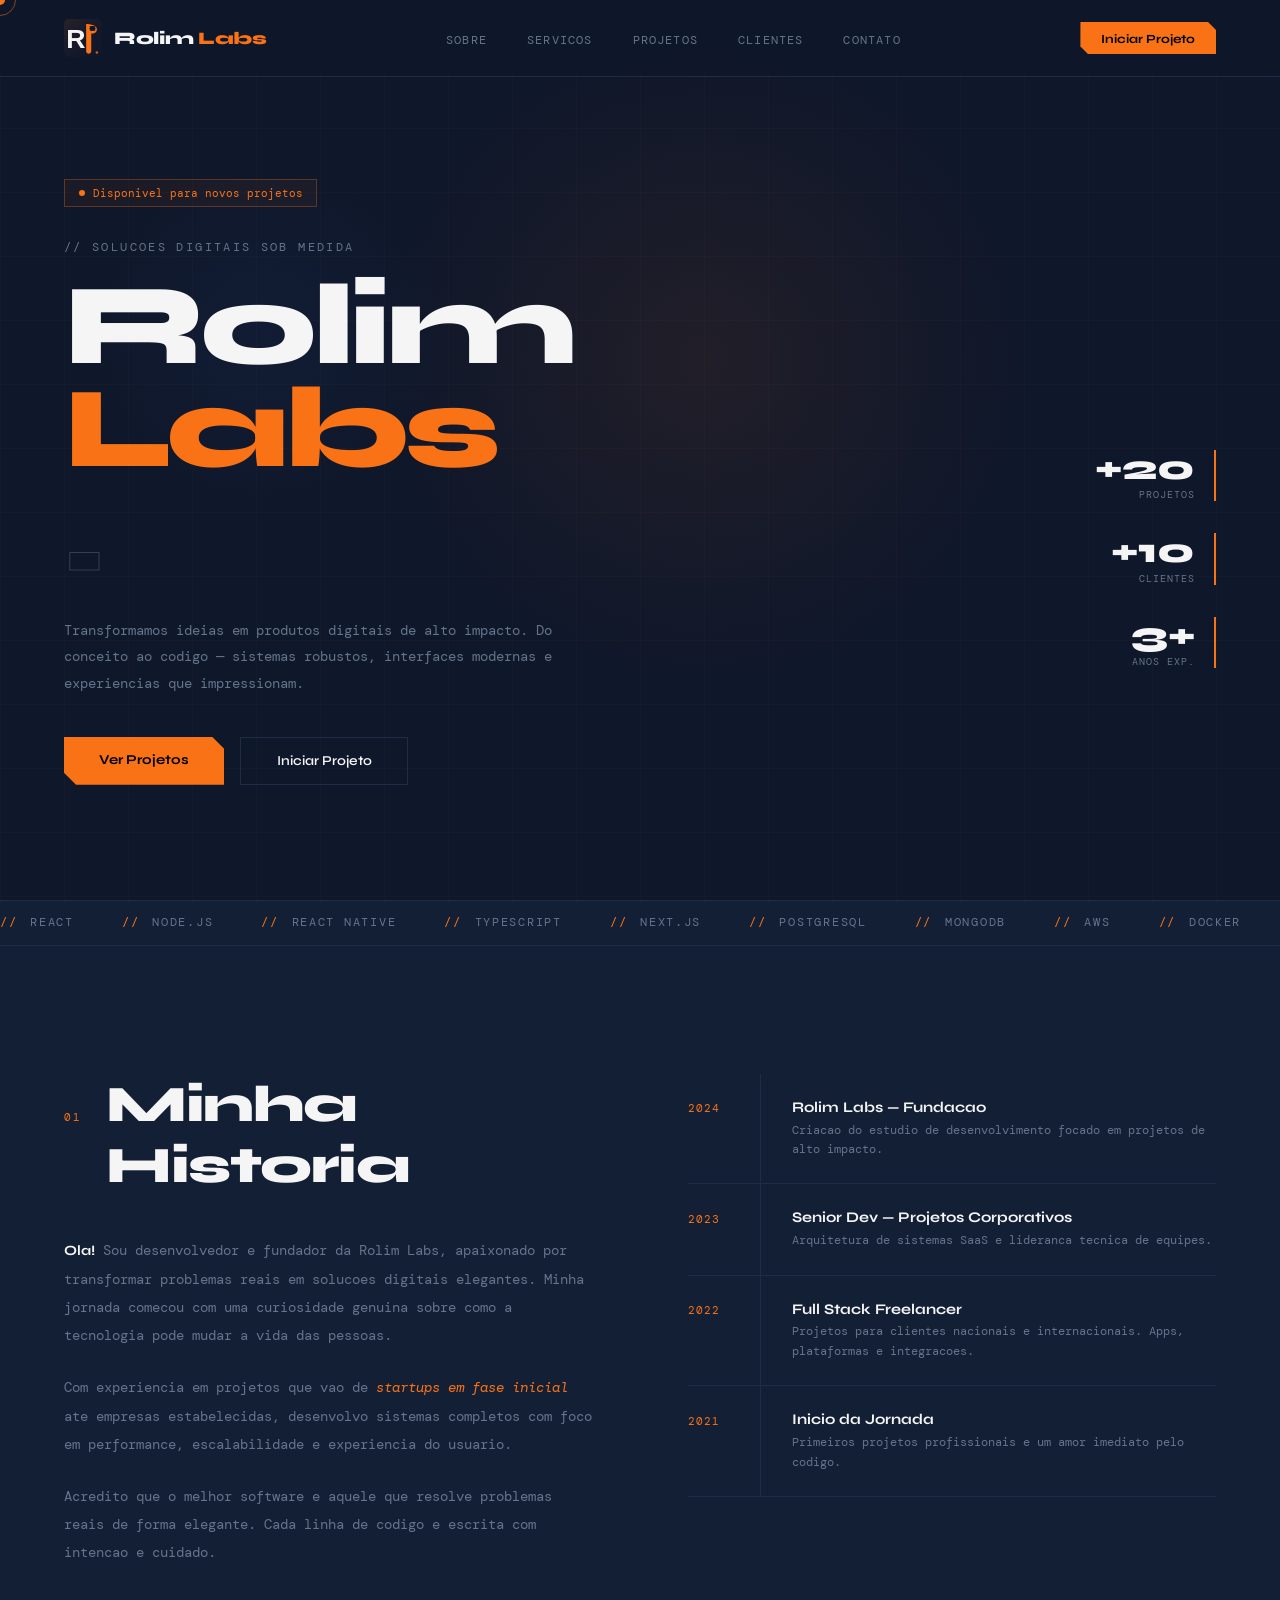
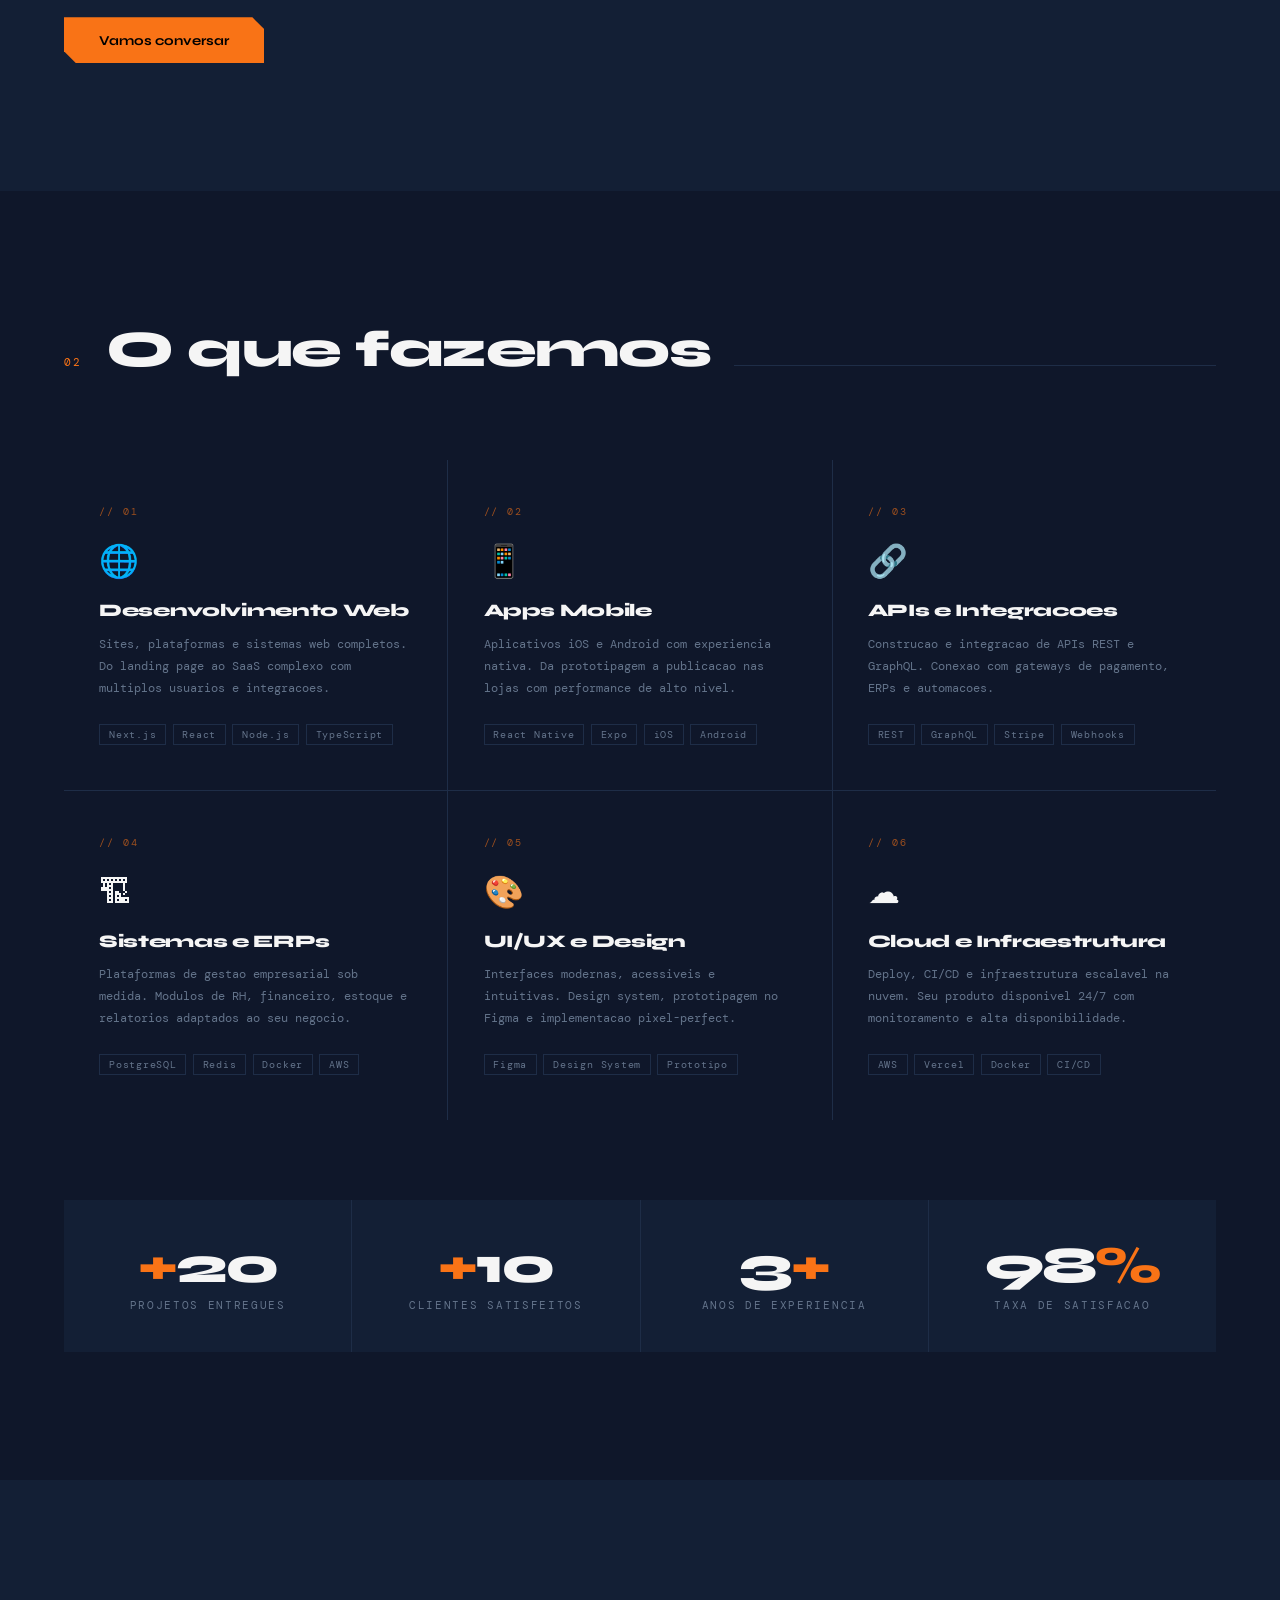
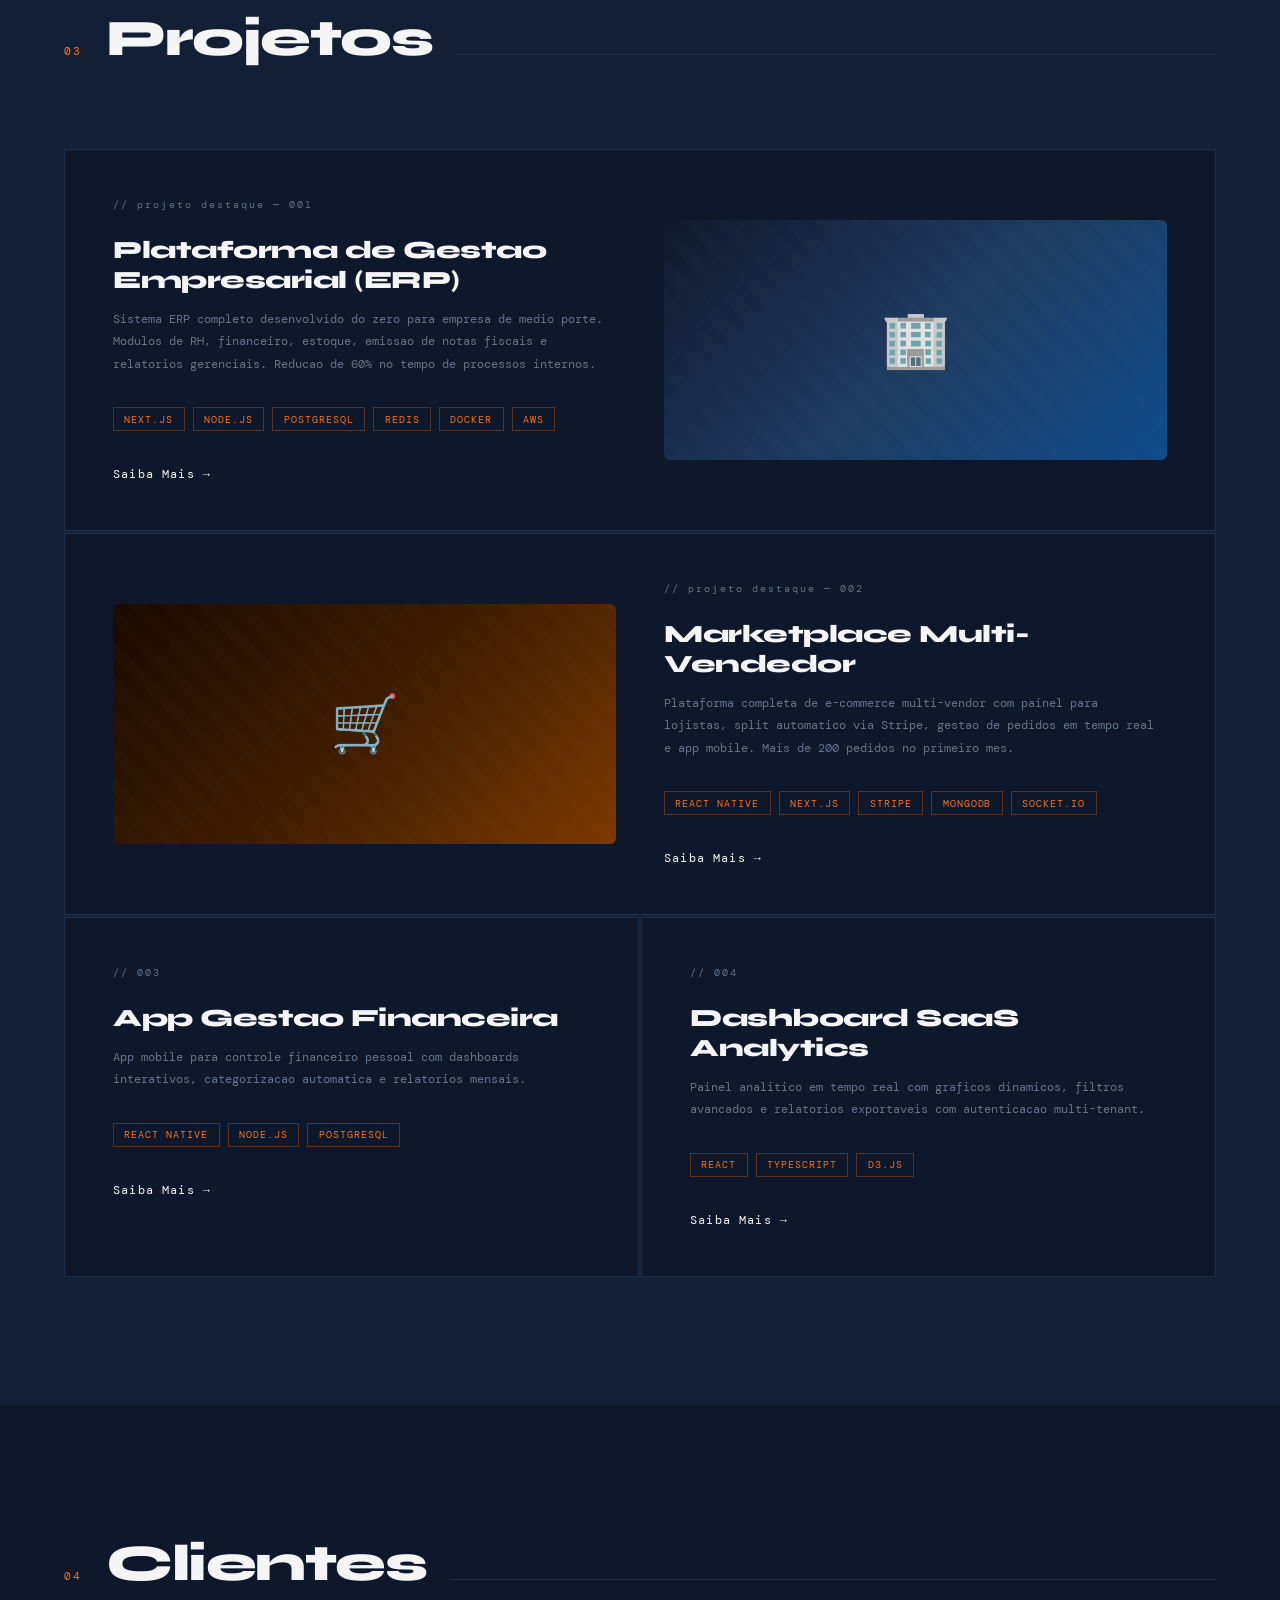
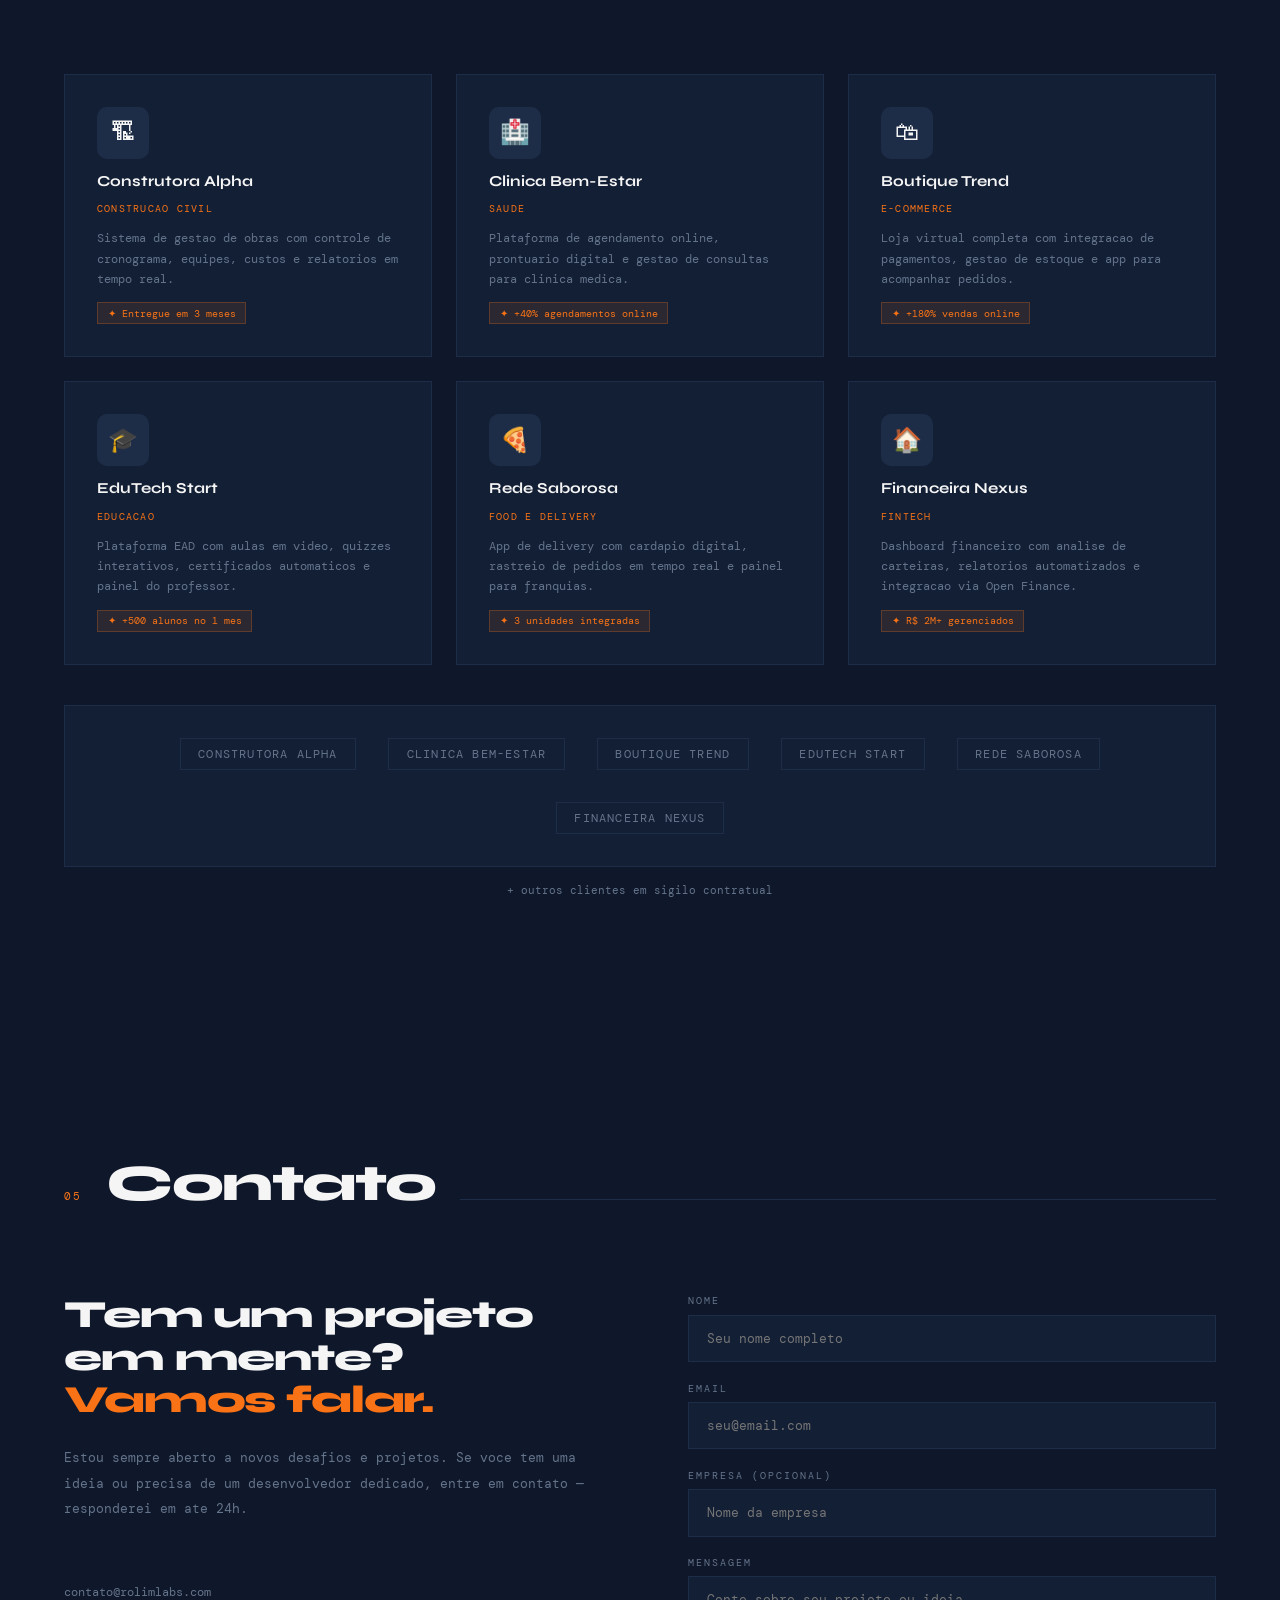
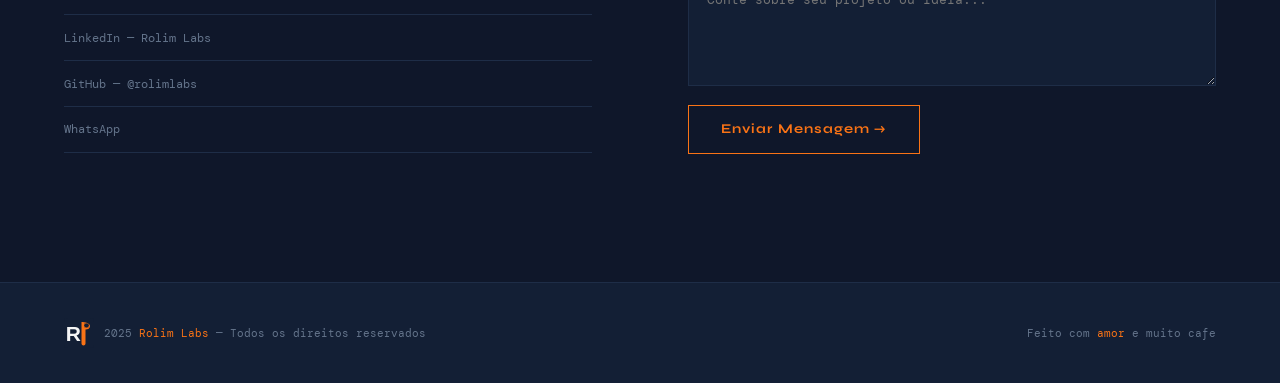
<file: portfolio.html>
<!DOCTYPE html>
<html lang="pt-BR">
<head>
<meta charset="UTF-8"/>
<meta name="viewport" content="width=device-width, initial-scale=1.0"/>
<title>Rolim Labs — Desenvolvimento de Software</title>
<link href="https://fonts.googleapis.com/css2?family=Syne:wght@400;600;700;800&family=DM+Mono:wght@300;400&display=swap" rel="stylesheet"/>
<style>
:root{--bg:#0F172A;--surface:#131f35;--border:#1e2d47;--accent:#F97316;--accent-dim:rgba(249,115,22,0.1);--accent-glow:rgba(249,115,22,0.25);--text:#F5F5F5;--muted:#64748b;--fd:'Syne',sans-serif;--fm:'DM Mono',monospace}
*,*::before,*::after{box-sizing:border-box;margin:0;padding:0}
html{scroll-behavior:smooth}
body{background:var(--bg);color:var(--text);font-family:var(--fd);overflow-x:hidden;cursor:none}
.cursor{width:10px;height:10px;background:var(--accent);border-radius:50%;position:fixed;top:0;left:0;pointer-events:none;z-index:9999;transition:transform .1s ease}
.cursor-ring{width:32px;height:32px;border:1.5px solid var(--accent);border-radius:50%;position:fixed;top:0;left:0;pointer-events:none;z-index:9998;transition:all .15s ease;opacity:.5}

/* NAV */
nav{position:fixed;top:0;left:0;right:0;z-index:500;display:flex;align-items:center;justify-content:space-between;padding:1.2rem 4rem;background:rgba(15,23,42,.88);backdrop-filter:blur(24px);border-bottom:1px solid var(--border)}
.nav-logo{display:flex;align-items:center;gap:.75rem;text-decoration:none}
.nav-logo-text{font-size:1.1rem;font-weight:800;letter-spacing:-.02em;color:var(--text)}
.nav-logo-text span{color:var(--accent)}
.nav-links{display:flex;gap:2.5rem;list-style:none}
.nav-links a{color:var(--muted);text-decoration:none;font-size:.74rem;font-family:var(--fm);letter-spacing:.1em;text-transform:uppercase;transition:color .3s}
.nav-links a:hover{color:var(--accent)}
.nav-cta{background:var(--accent);color:#000;padding:.55rem 1.3rem;font-family:var(--fd);font-weight:700;font-size:.78rem;text-decoration:none;cursor:none;transition:opacity .2s;clip-path:polygon(0 0,calc(100% - 8px) 0,100% 8px,100% 100%,8px 100%,0 calc(100% - 8px))}
.nav-cta:hover{opacity:.85}

/* HERO */
#hero{min-height:100vh;display:flex;align-items:center;padding:8rem 4rem 4rem;position:relative;overflow:hidden}
.hero-grid{position:absolute;inset:0;background-image:linear-gradient(rgba(249,115,22,.03) 1px,transparent 1px),linear-gradient(90deg,rgba(249,115,22,.03) 1px,transparent 1px);background-size:64px 64px;pointer-events:none}
.hero-glow{position:absolute;width:700px;height:700px;background:radial-gradient(circle,rgba(249,115,22,.08) 0%,transparent 65%);top:40%;left:55%;transform:translate(-50%,-50%);pointer-events:none}
.hero-glow2{position:absolute;width:400px;height:400px;background:radial-gradient(circle,rgba(59,130,246,.05) 0%,transparent 65%);top:15%;left:5%;pointer-events:none}
.hero-content{position:relative;z-index:1;max-width:1200px;width:100%;margin:0 auto}
.status-badge{display:inline-flex;align-items:center;gap:.5rem;font-family:var(--fm);font-size:.7rem;color:var(--accent);border:1px solid rgba(249,115,22,.3);padding:.35rem .85rem;margin-bottom:2rem;background:rgba(249,115,22,.05);opacity:0;animation:fadeUp .8s forwards .1s}
.status-dot{width:6px;height:6px;background:var(--accent);border-radius:50%;animation:pulse 2s infinite}
.hero-tag{font-family:var(--fm);font-size:.74rem;color:var(--muted);letter-spacing:.2em;text-transform:uppercase;margin-bottom:1.2rem;opacity:0;animation:fadeUp .8s forwards .25s}
.hero-name{font-size:clamp(3.5rem,9vw,9rem);font-weight:800;line-height:.9;letter-spacing:-.04em;margin-bottom:2rem;opacity:0;animation:fadeUp .8s forwards .4s}
.hero-name .stroke{color:transparent;-webkit-text-stroke:1px rgba(245,245,245,.18);display:block}
.hero-name .accent-word{color:var(--accent)}
.hero-desc{max-width:500px;font-family:var(--fm);font-size:.88rem;color:var(--muted);line-height:1.9;margin-bottom:2.5rem;opacity:0;animation:fadeUp .8s forwards .55s}
.hero-cta{display:flex;gap:1rem;flex-wrap:wrap;opacity:0;animation:fadeUp .8s forwards .7s}
.btn-primary{background:var(--accent);color:#000;padding:.9rem 2.2rem;font-family:var(--fd);font-weight:700;font-size:.85rem;text-decoration:none;border:none;cursor:none;transition:transform .2s,box-shadow .2s;clip-path:polygon(0 0,calc(100% - 12px) 0,100% 12px,100% 100%,12px 100%,0 calc(100% - 12px))}
.btn-primary:hover{transform:translateY(-2px);box-shadow:0 10px 35px var(--accent-glow)}
.btn-outline{border:1px solid var(--border);color:var(--text);padding:.9rem 2.2rem;font-family:var(--fd);font-weight:600;font-size:.85rem;text-decoration:none;cursor:none;transition:border-color .2s,color .2s}
.btn-outline:hover{border-color:var(--accent);color:var(--accent)}
.hero-stats{position:absolute;right:4rem;top:50%;transform:translateY(-50%);display:flex;flex-direction:column;gap:2rem;opacity:0;animation:fadeLeft .8s forwards .9s}
.stat-item{text-align:right;border-right:2px solid var(--accent);padding-right:1.2rem}
.stat-num{font-size:2.2rem;font-weight:800;line-height:1}
.stat-label{font-family:var(--fm);font-size:.62rem;color:var(--muted);letter-spacing:.1em;text-transform:uppercase;margin-top:.2rem}

/* MARQUEE */
.marquee-wrap{overflow:hidden;border-top:1px solid var(--border);border-bottom:1px solid var(--border);padding:.9rem 0;background:var(--surface)}
.marquee-track{display:flex;gap:3rem;animation:marquee 22s linear infinite;white-space:nowrap;width:max-content}
.marquee-item{font-family:var(--fm);font-size:.72rem;color:var(--muted);letter-spacing:.15em;text-transform:uppercase;display:flex;align-items:center;gap:.8rem}
.marquee-item::before{content:'//';color:var(--accent)}

/* SECTIONS */
section{padding:8rem 4rem}
.section-header{display:flex;align-items:baseline;gap:1.5rem;margin-bottom:5rem}
.section-num{font-family:var(--fm);font-size:.68rem;color:var(--accent);letter-spacing:.2em}
.section-title{font-size:clamp(2rem,4vw,3.2rem);font-weight:800;letter-spacing:-.03em}
.section-line{flex:1;height:1px;background:var(--border)}

/* ABOUT */
#about{background:var(--surface)}
.about-inner{max-width:1200px;margin:0 auto;display:grid;grid-template-columns:1fr 1fr;gap:6rem;align-items:start}
.about-text p{font-family:var(--fm);font-size:.88rem;color:var(--muted);line-height:2;margin-bottom:1.5rem}
.about-text p strong{color:var(--text);font-family:var(--fd);font-weight:700}
.hl{color:var(--accent);font-style:italic}
.timeline-item{display:grid;grid-template-columns:80px 1fr;gap:1.5rem;padding:1.5rem 0;border-bottom:1px solid var(--border);position:relative}
.timeline-item::before{content:'';position:absolute;left:72px;top:0;bottom:0;width:1px;background:var(--border)}
.timeline-year{font-family:var(--fm);font-size:.68rem;color:var(--accent);letter-spacing:.1em;padding-top:.2rem}
.timeline-content h4{font-size:.92rem;font-weight:700;margin-bottom:.3rem}
.timeline-content p{font-family:var(--fm);font-size:.76rem;color:var(--muted);line-height:1.6}

/* SERVICES */
#skills{background:var(--bg)}
.services-grid{display:grid;grid-template-columns:repeat(3,1fr);gap:1px;background:var(--border)}
.service-card{background:var(--bg);padding:2.8rem 2.2rem;position:relative;overflow:hidden;transition:background .3s;cursor:none}
.service-card:hover{background:#111d30}
.service-card::before{content:'';position:absolute;top:0;left:0;right:0;height:2px;background:var(--accent);transform:scaleX(0);transform-origin:left;transition:transform .4s cubic-bezier(.16,1,.3,1)}
.service-card:hover::before{transform:scaleX(1)}
.service-num{font-family:var(--fm);font-size:.62rem;color:var(--accent);letter-spacing:.2em;margin-bottom:1.5rem;opacity:.6}
.service-icon{font-size:2rem;margin-bottom:1.2rem;display:block}
.service-name{font-size:1.1rem;font-weight:800;letter-spacing:-.02em;margin-bottom:.8rem}
.service-desc{font-family:var(--fm);font-size:.76rem;color:var(--muted);line-height:1.8;margin-bottom:1.5rem}
.service-tags{display:flex;flex-wrap:wrap;gap:.4rem}
.service-tag{font-family:var(--fm);font-size:.6rem;color:var(--muted);border:1px solid var(--border);padding:.2rem .55rem;letter-spacing:.08em;transition:color .2s,border-color .2s}
.service-card:hover .service-tag{color:var(--accent);border-color:rgba(249,115,22,.3)}

/* NUMBERS */
.numbers-strip{display:grid;grid-template-columns:repeat(4,1fr);gap:1px;background:var(--border);margin-top:5rem}
.number-item{background:var(--surface);padding:2.5rem 2rem;text-align:center;position:relative;overflow:hidden;transition:background .3s}
.number-item:hover{background:#162036}
.number-big{font-size:clamp(2.5rem,4vw,4rem);font-weight:800;letter-spacing:-.04em;color:var(--text);line-height:1;margin-bottom:.4rem}
.number-big span{color:var(--accent)}
.number-label{font-family:var(--fm);font-size:.7rem;color:var(--muted);letter-spacing:.15em;text-transform:uppercase}
.number-item::after{content:'';position:absolute;bottom:0;left:0;right:0;height:2px;background:linear-gradient(90deg,transparent,var(--accent),transparent);opacity:0;transition:opacity .3s}
.number-item:hover::after{opacity:1}

/* PROJECTS */
#projects{background:var(--surface)}
#projects .inner{max-width:1200px;margin:0 auto}
.projects-grid{display:grid;grid-template-columns:1fr 1fr;gap:2px}
.project-card{background:var(--bg);padding:3rem;position:relative;overflow:hidden;cursor:none;transition:background .3s;border:1px solid var(--border)}
.project-card:hover{background:#111d30}
.project-card.featured{grid-column:span 2;display:grid;grid-template-columns:1fr 1fr;gap:3rem;align-items:center}
.project-num{font-family:var(--fm);font-size:.62rem;color:var(--muted);letter-spacing:.2em;margin-bottom:1.5rem}
.project-title{font-size:1.55rem;font-weight:800;letter-spacing:-.02em;margin-bottom:.8rem;transition:color .3s}
.project-card:hover .project-title{color:var(--accent)}
.project-desc{font-family:var(--fm);font-size:.78rem;color:var(--muted);line-height:1.8;margin-bottom:2rem}
.project-tags{display:flex;flex-wrap:wrap;gap:.5rem;margin-bottom:2rem}
.tag{font-family:var(--fm);font-size:.62rem;color:var(--accent);border:1px solid rgba(249,115,22,.3);padding:.28rem .65rem;letter-spacing:.1em;text-transform:uppercase}
.project-link{font-family:var(--fm);font-size:.74rem;color:var(--text);text-decoration:none;letter-spacing:.1em;display:inline-flex;align-items:center;gap:.5rem;transition:color .2s}
.project-link:hover{color:var(--accent)}
.project-link::after{content:'→';transition:transform .2s}
.project-link:hover::after{transform:translateX(4px)}
.project-visual{border-radius:6px;height:240px;display:flex;align-items:center;justify-content:center;font-size:3.5rem;position:relative;overflow:hidden}
.pv-blue{background:linear-gradient(135deg,#0f172a,#1e3a5f,#0e4b8a)}
.pv-dark{background:linear-gradient(135deg,#1a0a00,#3d1c00,#7c3800)}
.project-visual::before{content:'';position:absolute;inset:0;background:repeating-linear-gradient(45deg,transparent,transparent 12px,rgba(255,255,255,.012) 12px,rgba(255,255,255,.012) 24px)}

/* CLIENTS */
#clients{background:var(--bg)}
#clients .inner{max-width:1200px;margin:0 auto}
.clients-grid{display:grid;grid-template-columns:repeat(3,1fr);gap:1.5rem;margin-bottom:2.5rem}
.client-card{border:1px solid var(--border);padding:2rem;background:var(--surface);transition:border-color .3s,transform .3s;display:flex;flex-direction:column;gap:.8rem}
.client-card:hover{border-color:var(--accent);transform:translateY(-3px)}
.client-logo-wrap{width:52px;height:52px;border-radius:10px;background:var(--border);display:flex;align-items:center;justify-content:center;font-size:1.5rem}
.client-name{font-size:.95rem;font-weight:700}
.client-segment{font-family:var(--fm);font-size:.65rem;color:var(--accent);letter-spacing:.12em;text-transform:uppercase}
.client-desc{font-family:var(--fm);font-size:.75rem;color:var(--muted);line-height:1.7}
.client-result{display:inline-flex;align-items:center;gap:.4rem;font-family:var(--fm);font-size:.64rem;color:var(--accent);border:1px solid rgba(249,115,22,.25);padding:.22rem .6rem;background:var(--accent-dim);margin-top:auto;width:fit-content}
.clients-logos{display:flex;align-items:center;justify-content:center;flex-wrap:wrap;gap:2rem;padding:2rem;border:1px solid var(--border);background:var(--surface)}
.logo-pill{font-family:var(--fm);font-size:.75rem;color:var(--muted);padding:.45rem 1.1rem;border:1px solid var(--border);letter-spacing:.1em;text-transform:uppercase;transition:color .2s,border-color .2s}
.logo-pill:hover{color:var(--text);border-color:var(--accent)}
.clients-note{font-family:var(--fm);font-size:.7rem;color:var(--muted);text-align:center;margin-top:1rem}

/* CONTACT */
.contact-grid{display:grid;grid-template-columns:1fr 1fr;gap:6rem;align-items:start}
.contact-left h3{font-size:clamp(1.8rem,3vw,2.8rem);font-weight:800;letter-spacing:-.03em;line-height:1.1;margin-bottom:1.5rem}
.contact-left h3 span{color:var(--accent)}
.contact-left p{font-family:var(--fm);font-size:.84rem;color:var(--muted);line-height:1.9;margin-bottom:3rem}
.contact-socials{display:flex;flex-direction:column}
.social-link{display:flex;align-items:center;gap:1rem;font-family:var(--fm);font-size:.78rem;color:var(--muted);text-decoration:none;padding:.9rem 0;border-bottom:1px solid var(--border);transition:color .2s,padding-left .2s}
.social-link:hover{color:var(--accent);padding-left:.5rem}
.social-link span{flex:1}
.social-link .arrow{opacity:0;transition:opacity .2s}
.social-link:hover .arrow{opacity:1}
.contact-form{display:flex;flex-direction:column;gap:1.2rem}
.form-group{display:flex;flex-direction:column;gap:.45rem}
.form-group label{font-family:var(--fm);font-size:.62rem;color:var(--muted);letter-spacing:.2em;text-transform:uppercase}
.form-group input,.form-group textarea{background:var(--surface);border:1px solid var(--border);color:var(--text);padding:.9rem 1.1rem;font-family:var(--fm);font-size:.84rem;outline:none;transition:border-color .3s;resize:vertical}
.form-group input:focus,.form-group textarea:focus{border-color:var(--accent)}
.form-group textarea{min-height:110px}
.btn-send{background:transparent;border:1px solid var(--accent);color:var(--accent);padding:.95rem 2rem;font-family:var(--fd);font-weight:700;font-size:.84rem;letter-spacing:.08em;cursor:none;transition:background .3s,color .3s;align-self:flex-start}
.btn-send:hover{background:var(--accent);color:#000}

/* FOOTER */
footer{border-top:1px solid var(--border);padding:2.2rem 4rem;display:flex;align-items:center;justify-content:space-between;background:var(--surface)}
footer p{font-family:var(--fm);font-size:.68rem;color:var(--muted)}
footer p span{color:var(--accent)}
.footer-brand{display:flex;align-items:center;gap:.6rem}

/* ANIMATIONS */
@keyframes fadeUp{from{opacity:0;transform:translateY(30px)}to{opacity:1;transform:translateY(0)}}
@keyframes fadeLeft{from{opacity:0;transform:translateX(30px)}to{opacity:1;transform:translateX(0)}}
@keyframes marquee{from{transform:translateX(0)}to{transform:translateX(-50%)}}
@keyframes pulse{0%,100%{opacity:1}50%{opacity:.3}}
.reveal{opacity:0;transform:translateY(40px);transition:opacity .8s cubic-bezier(.16,1,.3,1),transform .8s cubic-bezier(.16,1,.3,1)}
.reveal.visible{opacity:1;transform:none}

@media(max-width:900px){
  nav{padding:1.2rem 1.5rem}
  .nav-links,.nav-cta{display:none}
  section{padding:5rem 1.5rem}
  #hero{padding:6rem 1.5rem 4rem}
  .hero-stats{display:none}
  .about-inner,.projects-grid,.contact-grid{grid-template-columns:1fr}
  .project-card.featured{grid-column:span 1;grid-template-columns:1fr}
  .clients-grid,.services-grid{grid-template-columns:1fr}
  .numbers-strip{grid-template-columns:repeat(2,1fr)}
  footer{flex-direction:column;gap:.8rem;text-align:center}
}
</style>
</head>
<body>

<div class="cursor" id="cursor"></div>
<div class="cursor-ring" id="cursorRing"></div>

<!-- NAV -->
<nav>
  <a href="#hero" class="nav-logo">
    <svg width="38" height="38" viewBox="0 0 120 120" fill="none" xmlns="http://www.w3.org/2000/svg">
      <defs><linearGradient id="g1" x1="0" y1="0" x2="120" y2="120" gradientUnits="userSpaceOnUse"><stop offset="0%" stop-color="#F97316" stop-opacity=".4"/><stop offset="100%" stop-color="#0F172A" stop-opacity="0"/></linearGradient></defs>
      <rect width="120" height="120" rx="16" fill="#0F172A"/>
      <rect width="120" height="120" rx="16" fill="url(#g1)" opacity=".3"/>
      <text x="7" y="90" font-family="Arial Black,sans-serif" font-weight="900" font-size="84" fill="#F5F5F5">R</text>
      <g transform="translate(60,16)">
        <path d="M10 0 C10 0 44 0 44 16 C44 26 36 30 26 30 L26 86 C26 90 22 94 18 94 C14 94 10 90 10 86 L10 0Z" fill="#F97316"/>
        <ellipse cx="30" cy="14" rx="9" ry="8" fill="#0F172A"/>
        <line x1="22" y1="8" x2="38" y2="8" stroke="#0F172A" stroke-width="2.5" stroke-linecap="round"/>
        <line x1="22" y1="14" x2="38" y2="14" stroke="#0F172A" stroke-width="2" stroke-linecap="round"/>
        <line x1="22" y1="20" x2="38" y2="20" stroke="#0F172A" stroke-width="1.5" stroke-linecap="round"/>
      </g>
      <circle cx="104" cy="106" r="4" fill="#F97316" opacity=".8"/>
    </svg>
    <span class="nav-logo-text">Rolim <span>Labs</span></span>
  </a>
  <ul class="nav-links">
    <li><a href="#about">sobre</a></li>
    <li><a href="#skills">servicos</a></li>
    <li><a href="#projects">projetos</a></li>
    <li><a href="#clients">clientes</a></li>
    <li><a href="#contact">contato</a></li>
  </ul>
  <a href="#contact" class="nav-cta">Iniciar Projeto</a>
</nav>

<!-- HERO -->
<section id="hero">
  <div class="hero-grid"></div>
  <div class="hero-glow"></div>
  <div class="hero-glow2"></div>
  <div class="hero-content">
    <div class="status-badge"><span class="status-dot"></span>Disponivel para novos projetos</div>
    <p class="hero-tag">// solucoes digitais sob medida</p>
    <h1 class="hero-name">
      Rolim<br>
      <span class="accent-word">Labs</span><span class="stroke">.</span>
    </h1>
    <p class="hero-desc">Transformamos ideias em produtos digitais de alto impacto. Do conceito ao codigo — sistemas robustos, interfaces modernas e experiencias que impressionam.</p>
    <div class="hero-cta">
      <a href="#projects" class="btn-primary">Ver Projetos</a>
      <a href="#contact" class="btn-outline">Iniciar Projeto</a>
    </div>
  </div>
  <div class="hero-stats">
    <div class="stat-item"><div class="stat-num">+20</div><div class="stat-label">Projetos</div></div>
    <div class="stat-item"><div class="stat-num">+10</div><div class="stat-label">Clientes</div></div>
    <div class="stat-item"><div class="stat-num">3+</div><div class="stat-label">Anos exp.</div></div>
  </div>
</section>

<!-- MARQUEE -->
<div class="marquee-wrap">
  <div class="marquee-track">
    <span class="marquee-item">React</span><span class="marquee-item">Node.js</span><span class="marquee-item">React Native</span><span class="marquee-item">TypeScript</span><span class="marquee-item">Next.js</span><span class="marquee-item">PostgreSQL</span><span class="marquee-item">MongoDB</span><span class="marquee-item">AWS</span><span class="marquee-item">Docker</span><span class="marquee-item">APIs REST</span>
    <span class="marquee-item">React</span><span class="marquee-item">Node.js</span><span class="marquee-item">React Native</span><span class="marquee-item">TypeScript</span><span class="marquee-item">Next.js</span><span class="marquee-item">PostgreSQL</span><span class="marquee-item">MongoDB</span><span class="marquee-item">AWS</span><span class="marquee-item">Docker</span><span class="marquee-item">APIs REST</span>
  </div>
</div>

<!-- ABOUT -->
<section id="about">
  <div class="about-inner">
    <div class="about-text reveal">
      <div class="section-header" style="margin-bottom:2.5rem">
        <span class="section-num">01</span>
        <h2 class="section-title">Minha Historia</h2>
      </div>
      <p><strong>Ola!</strong> Sou desenvolvedor e fundador da Rolim Labs, apaixonado por transformar problemas reais em solucoes digitais elegantes. Minha jornada comecou com uma curiosidade genuina sobre como a tecnologia pode mudar a vida das pessoas.</p>
      <p>Com experiencia em projetos que vao de <span class="hl">startups em fase inicial</span> ate empresas estabelecidas, desenvolvo sistemas completos com foco em performance, escalabilidade e experiencia do usuario.</p>
      <p>Acredito que o melhor software e aquele que resolve problemas reais de forma elegante. Cada linha de codigo e escrita com intencao e cuidado.</p>
      <br/>
      <a href="#contact" class="btn-primary" style="display:inline-block;margin-top:.5rem">Vamos conversar</a>
    </div>
    <div class="reveal" style="transition-delay:.2s">
      <div class="timeline-item"><div class="timeline-year">2024</div><div class="timeline-content"><h4>Rolim Labs — Fundacao</h4><p>Criacao do estudio de desenvolvimento focado em projetos de alto impacto.</p></div></div>
      <div class="timeline-item"><div class="timeline-year">2023</div><div class="timeline-content"><h4>Senior Dev — Projetos Corporativos</h4><p>Arquitetura de sistemas SaaS e lideranca tecnica de equipes.</p></div></div>
      <div class="timeline-item"><div class="timeline-year">2022</div><div class="timeline-content"><h4>Full Stack Freelancer</h4><p>Projetos para clientes nacionais e internacionais. Apps, plataformas e integracoes.</p></div></div>
      <div class="timeline-item"><div class="timeline-year">2021</div><div class="timeline-content"><h4>Inicio da Jornada</h4><p>Primeiros projetos profissionais e um amor imediato pelo codigo.</p></div></div>
    </div>
  </div>
</section>

<!-- SERVICES + NUMBERS -->
<section id="skills" style="padding:8rem 4rem">
  <div style="max-width:1200px;margin:0 auto">
    <div class="section-header reveal">
      <span class="section-num">02</span>
      <h2 class="section-title">O que fazemos</h2>
      <div class="section-line"></div>
    </div>
    <div class="services-grid">
      <div class="service-card reveal"><div class="service-num">// 01</div><span class="service-icon">&#127760;</span><div class="service-name">Desenvolvimento Web</div><div class="service-desc">Sites, plataformas e sistemas web completos. Do landing page ao SaaS complexo com multiplos usuarios e integracoes.</div><div class="service-tags"><span class="service-tag">Next.js</span><span class="service-tag">React</span><span class="service-tag">Node.js</span><span class="service-tag">TypeScript</span></div></div>
      <div class="service-card reveal" style="transition-delay:.1s"><div class="service-num">// 02</div><span class="service-icon">&#128241;</span><div class="service-name">Apps Mobile</div><div class="service-desc">Aplicativos iOS e Android com experiencia nativa. Da prototipagem a publicacao nas lojas com performance de alto nivel.</div><div class="service-tags"><span class="service-tag">React Native</span><span class="service-tag">Expo</span><span class="service-tag">iOS</span><span class="service-tag">Android</span></div></div>
      <div class="service-card reveal" style="transition-delay:.2s"><div class="service-num">// 03</div><span class="service-icon">&#128279;</span><div class="service-name">APIs e Integracoes</div><div class="service-desc">Construcao e integracao de APIs REST e GraphQL. Conexao com gateways de pagamento, ERPs e automacoes.</div><div class="service-tags"><span class="service-tag">REST</span><span class="service-tag">GraphQL</span><span class="service-tag">Stripe</span><span class="service-tag">Webhooks</span></div></div>
      <div class="service-card reveal" style="transition-delay:.3s"><div class="service-num">// 04</div><span class="service-icon">&#127959;</span><div class="service-name">Sistemas e ERPs</div><div class="service-desc">Plataformas de gestao empresarial sob medida. Modulos de RH, financeiro, estoque e relatorios adaptados ao seu negocio.</div><div class="service-tags"><span class="service-tag">PostgreSQL</span><span class="service-tag">Redis</span><span class="service-tag">Docker</span><span class="service-tag">AWS</span></div></div>
      <div class="service-card reveal" style="transition-delay:.4s"><div class="service-num">// 05</div><span class="service-icon">&#127912;</span><div class="service-name">UI/UX e Design</div><div class="service-desc">Interfaces modernas, acessiveis e intuitivas. Design system, prototipagem no Figma e implementacao pixel-perfect.</div><div class="service-tags"><span class="service-tag">Figma</span><span class="service-tag">Design System</span><span class="service-tag">Prototipo</span></div></div>
      <div class="service-card reveal" style="transition-delay:.5s"><div class="service-num">// 06</div><span class="service-icon">&#9729;</span><div class="service-name">Cloud e Infraestrutura</div><div class="service-desc">Deploy, CI/CD e infraestrutura escalavel na nuvem. Seu produto disponivel 24/7 com monitoramento e alta disponibilidade.</div><div class="service-tags"><span class="service-tag">AWS</span><span class="service-tag">Vercel</span><span class="service-tag">Docker</span><span class="service-tag">CI/CD</span></div></div>
    </div>
    <div class="numbers-strip reveal">
      <div class="number-item"><div class="number-big"><span>+</span>20</div><div class="number-label">Projetos entregues</div></div>
      <div class="number-item"><div class="number-big"><span>+</span>10</div><div class="number-label">Clientes satisfeitos</div></div>
      <div class="number-item"><div class="number-big">3<span>+</span></div><div class="number-label">Anos de experiencia</div></div>
      <div class="number-item"><div class="number-big">98<span>%</span></div><div class="number-label">Taxa de satisfacao</div></div>
    </div>
  </div>
</section>

<!-- PROJECTS -->
<section id="projects">
  <div class="inner">
    <div class="section-header reveal">
      <span class="section-num">03</span>
      <h2 class="section-title">Projetos</h2>
      <div class="section-line"></div>
    </div>
    <div class="projects-grid">
      <div class="project-card featured reveal">
        <div>
          <div class="project-num">// projeto destaque — 001</div>
          <h3 class="project-title">Plataforma de Gestao Empresarial (ERP)</h3>
          <p class="project-desc">Sistema ERP completo desenvolvido do zero para empresa de medio porte. Modulos de RH, financeiro, estoque, emissao de notas fiscais e relatorios gerenciais. Reducao de 60% no tempo de processos internos.</p>
          <div class="project-tags"><span class="tag">Next.js</span><span class="tag">Node.js</span><span class="tag">PostgreSQL</span><span class="tag">Redis</span><span class="tag">Docker</span><span class="tag">AWS</span></div>
          <a href="#contact" class="project-link">Saiba Mais</a>
        </div>
        <div class="project-visual pv-blue">&#127970;</div>
      </div>
      <div class="project-card featured reveal" style="transition-delay:.15s">
        <div class="project-visual pv-dark" style="order:-1">&#128722;</div>
        <div>
          <div class="project-num">// projeto destaque — 002</div>
          <h3 class="project-title">Marketplace Multi-Vendedor</h3>
          <p class="project-desc">Plataforma completa de e-commerce multi-vendor com painel para lojistas, split automatico via Stripe, gestao de pedidos em tempo real e app mobile. Mais de 200 pedidos no primeiro mes.</p>
          <div class="project-tags"><span class="tag">React Native</span><span class="tag">Next.js</span><span class="tag">Stripe</span><span class="tag">MongoDB</span><span class="tag">Socket.io</span></div>
          <a href="#contact" class="project-link">Saiba Mais</a>
        </div>
      </div>
      <div class="project-card reveal" style="transition-delay:.2s">
        <div class="project-num">// 003</div>
        <h3 class="project-title">App Gestao Financeira</h3>
        <p class="project-desc">App mobile para controle financeiro pessoal com dashboards interativos, categorizacao automatica e relatorios mensais.</p>
        <div class="project-tags"><span class="tag">React Native</span><span class="tag">Node.js</span><span class="tag">PostgreSQL</span></div>
        <a href="#contact" class="project-link">Saiba Mais</a>
      </div>
      <div class="project-card reveal" style="transition-delay:.3s">
        <div class="project-num">// 004</div>
        <h3 class="project-title">Dashboard SaaS Analytics</h3>
        <p class="project-desc">Painel analitico em tempo real com graficos dinamicos, filtros avancados e relatorios exportaveis com autenticacao multi-tenant.</p>
        <div class="project-tags"><span class="tag">React</span><span class="tag">TypeScript</span><span class="tag">D3.js</span></div>
        <a href="#contact" class="project-link">Saiba Mais</a>
      </div>
    </div>
  </div>
</section>

<!-- CLIENTS -->
<section id="clients">
  <div class="inner">
    <div class="section-header reveal">
      <span class="section-num">04</span>
      <h2 class="section-title">Clientes</h2>
      <div class="section-line"></div>
    </div>
    <div class="clients-grid">
      <div class="client-card reveal"><div class="client-logo-wrap">&#127959;</div><div class="client-name">Construtora Alpha</div><div class="client-segment">Construcao Civil</div><div class="client-desc">Sistema de gestao de obras com controle de cronograma, equipes, custos e relatorios em tempo real.</div><div class="client-result">&#10022; Entregue em 3 meses</div></div>
      <div class="client-card reveal" style="transition-delay:.1s"><div class="client-logo-wrap">&#127973;</div><div class="client-name">Clinica Bem-Estar</div><div class="client-segment">Saude</div><div class="client-desc">Plataforma de agendamento online, prontuario digital e gestao de consultas para clinica medica.</div><div class="client-result">&#10022; +40% agendamentos online</div></div>
      <div class="client-card reveal" style="transition-delay:.2s"><div class="client-logo-wrap">&#128717;</div><div class="client-name">Boutique Trend</div><div class="client-segment">E-commerce</div><div class="client-desc">Loja virtual completa com integracao de pagamentos, gestao de estoque e app para acompanhar pedidos.</div><div class="client-result">&#10022; +180% vendas online</div></div>
      <div class="client-card reveal" style="transition-delay:.3s"><div class="client-logo-wrap">&#127891;</div><div class="client-name">EduTech Start</div><div class="client-segment">Educacao</div><div class="client-desc">Plataforma EAD com aulas em video, quizzes interativos, certificados automaticos e painel do professor.</div><div class="client-result">&#10022; +500 alunos no 1 mes</div></div>
      <div class="client-card reveal" style="transition-delay:.4s"><div class="client-logo-wrap">&#127829;</div><div class="client-name">Rede Saborosa</div><div class="client-segment">Food e Delivery</div><div class="client-desc">App de delivery com cardapio digital, rastreio de pedidos em tempo real e painel para franquias.</div><div class="client-result">&#10022; 3 unidades integradas</div></div>
      <div class="client-card reveal" style="transition-delay:.5s"><div class="client-logo-wrap">&#127968;</div><div class="client-name">Financeira Nexus</div><div class="client-segment">Fintech</div><div class="client-desc">Dashboard financeiro com analise de carteiras, relatorios automatizados e integracao via Open Finance.</div><div class="client-result">&#10022; R$ 2M+ gerenciados</div></div>
    </div>
    <div class="clients-logos reveal">
      <span class="logo-pill">Construtora Alpha</span>
      <span class="logo-pill">Clinica Bem-Estar</span>
      <span class="logo-pill">Boutique Trend</span>
      <span class="logo-pill">EduTech Start</span>
      <span class="logo-pill">Rede Saborosa</span>
      <span class="logo-pill">Financeira Nexus</span>
    </div>
    <p class="clients-note reveal">+ outros clientes em sigilo contratual</p>
  </div>
</section>

<!-- CONTACT -->
<section id="contact" style="padding:8rem 4rem">
  <div style="max-width:1200px;margin:0 auto">
    <div class="section-header reveal">
      <span class="section-num">05</span>
      <h2 class="section-title">Contato</h2>
      <div class="section-line"></div>
    </div>
    <div class="contact-grid">
      <div class="contact-left reveal">
        <h3>Tem um projeto<br>em mente? <span>Vamos falar.</span></h3>
        <p>Estou sempre aberto a novos desafios e projetos. Se voce tem uma ideia ou precisa de um desenvolvedor dedicado, entre em contato — responderei em ate 24h.</p>
        <div class="contact-socials">
          <a href="mailto:contato@rolimlabs.com" class="social-link"><span>contato@rolimlabs.com</span><span class="arrow">&#8594;</span></a>
          <a href="https://linkedin.com" target="_blank" class="social-link"><span>LinkedIn — Rolim Labs</span><span class="arrow">&#8594;</span></a>
          <a href="https://github.com" target="_blank" class="social-link"><span>GitHub — @rolimlabs</span><span class="arrow">&#8594;</span></a>
          <a href="https://wa.me/5500000000000" target="_blank" class="social-link"><span>WhatsApp</span><span class="arrow">&#8594;</span></a>
        </div>
      </div>
      <div class="reveal" style="transition-delay:.2s">
        <form class="contact-form" id="contactForm" action="https://formspree.io/f/mdawnzbl" method="POST">
          <div class="form-group"><label>Nome</label><input type="text" name="nome" placeholder="Seu nome completo" required/></div>
          <div class="form-group"><label>Email</label><input type="email" name="email" placeholder="seu@email.com" required/></div>
          <div class="form-group"><label>Empresa (opcional)</label><input type="text" name="empresa" placeholder="Nome da empresa"/></div>
          <div class="form-group"><label>Mensagem</label><textarea name="mensagem" placeholder="Conte sobre seu projeto ou ideia..." required></textarea></div>
          <div id="form-status" style="display:none;font-family:var(--fm);font-size:.78rem;padding:.7rem 1rem;margin-bottom:.5rem"></div>
          <button type="submit" class="btn-send" id="submitBtn">Enviar Mensagem &#8594;</button>
        </form>
      </div>
    </div>
  </div>
</section>

<!-- FOOTER -->
<footer>
  <div class="footer-brand">
    <svg width="30" height="30" viewBox="0 0 120 120" fill="none" xmlns="http://www.w3.org/2000/svg">
      <rect width="120" height="120" rx="14" fill="#131f35"/>
      <text x="7" y="90" font-family="Arial Black,sans-serif" font-weight="900" font-size="84" fill="#F5F5F5">R</text>
      <g transform="translate(60,16)">
        <path d="M10 0 C10 0 44 0 44 16 C44 26 36 30 26 30 L26 86 C26 90 22 94 18 94 C14 94 10 90 10 86 L10 0Z" fill="#F97316"/>
        <ellipse cx="30" cy="14" rx="9" ry="8" fill="#131f35"/>
        <line x1="22" y1="8" x2="38" y2="8" stroke="#131f35" stroke-width="2.5" stroke-linecap="round"/>
        <line x1="22" y1="14" x2="38" y2="14" stroke="#131f35" stroke-width="2" stroke-linecap="round"/>
        <line x1="22" y1="20" x2="38" y2="20" stroke="#131f35" stroke-width="1.5" stroke-linecap="round"/>
      </g>
    </svg>
    <p>2025 <span>Rolim Labs</span> — Todos os direitos reservados</p>
  </div>
  <p>Feito com <span>amor</span> e muito cafe</p>
</footer>

<script>
const cursor=document.getElementById('cursor'),ring=document.getElementById('cursorRing');
let mx=0,my=0,rx=0,ry=0;
document.addEventListener('mousemove',function(e){mx=e.clientX;my=e.clientY;});
function animateCursor(){
  cursor.style.left=(mx-5)+'px';cursor.style.top=(my-5)+'px';
  rx+=(mx-rx-16)*0.14;ry+=(my-ry-16)*0.14;
  ring.style.left=rx+'px';ring.style.top=ry+'px';
  requestAnimationFrame(animateCursor);
}
animateCursor();
document.querySelectorAll('a,button,.service-card,.project-card,.client-card').forEach(function(el){
  el.addEventListener('mouseenter',function(){cursor.style.transform='scale(2.2)';ring.style.transform='scale(1.6)';ring.style.opacity='0.8';});
  el.addEventListener('mouseleave',function(){cursor.style.transform='scale(1)';ring.style.transform='scale(1)';ring.style.opacity='0.5';});
});
var obs=new IntersectionObserver(function(entries){
  entries.forEach(function(entry){
    if(entry.isIntersecting){entry.target.classList.add('visible');}
  });
},{threshold:0.12});
document.querySelectorAll('.reveal').forEach(function(el){obs.observe(el);});
var contactForm=document.getElementById('contactForm');
var formStatus=document.getElementById('form-status');
var submitBtn=document.getElementById('submitBtn');
if(contactForm){
  contactForm.addEventListener('submit',async function(e){
    e.preventDefault();
    submitBtn.textContent='Enviando...';
    submitBtn.disabled=true;
    submitBtn.style.opacity='0.6';
    var data=new FormData(contactForm);
    try{
      var res=await fetch('https://formspree.io/f/mdawnzbl',{method:'POST',body:data,headers:{Accept:'application/json'}});
      if(res.ok){
        formStatus.style.display='block';
        formStatus.style.background='rgba(249,115,22,0.1)';
        formStatus.style.border='1px solid rgba(249,115,22,0.3)';
        formStatus.style.color='#F97316';
        formStatus.textContent='Mensagem enviada com sucesso! Responderei em ate 24h.';
        contactForm.reset();
        submitBtn.textContent='Mensagem enviada!';
        setTimeout(function(){formStatus.style.display='none';submitBtn.textContent='Enviar Mensagem';submitBtn.disabled=false;submitBtn.style.opacity='1';},5000);
      } else {
        formStatus.style.display='block';
        formStatus.style.background='rgba(239,68,68,0.1)';
        formStatus.style.border='1px solid rgba(239,68,68,0.3)';
        formStatus.style.color='#f87171';
        formStatus.textContent='Erro ao enviar. Tente novamente ou entre em contato pelo email diretamente.';
        submitBtn.textContent='Enviar Mensagem';
        submitBtn.disabled=false;
        submitBtn.style.opacity='1';
      }
    } catch(err){
      formStatus.style.display='block';
      formStatus.style.background='rgba(239,68,68,0.1)';
      formStatus.style.border='1px solid rgba(239,68,68,0.3)';
      formStatus.style.color='#f87171';
      formStatus.textContent='Erro de conexao. Verifique sua internet e tente novamente.';
      submitBtn.textContent='Enviar Mensagem';
      submitBtn.disabled=false;
      submitBtn.style.opacity='1';
    }
  });
}
var navLinks=document.querySelectorAll('.nav-links a');
window.addEventListener('scroll',function(){
  var current='';
  document.querySelectorAll('section[id]').forEach(function(s){if(window.scrollY>=s.offsetTop-220)current=s.id;});
  navLinks.forEach(function(a){a.style.color=a.getAttribute('href')==='#'+current?'#F97316':'';});
});
</script>
</body>
</html>
</file>
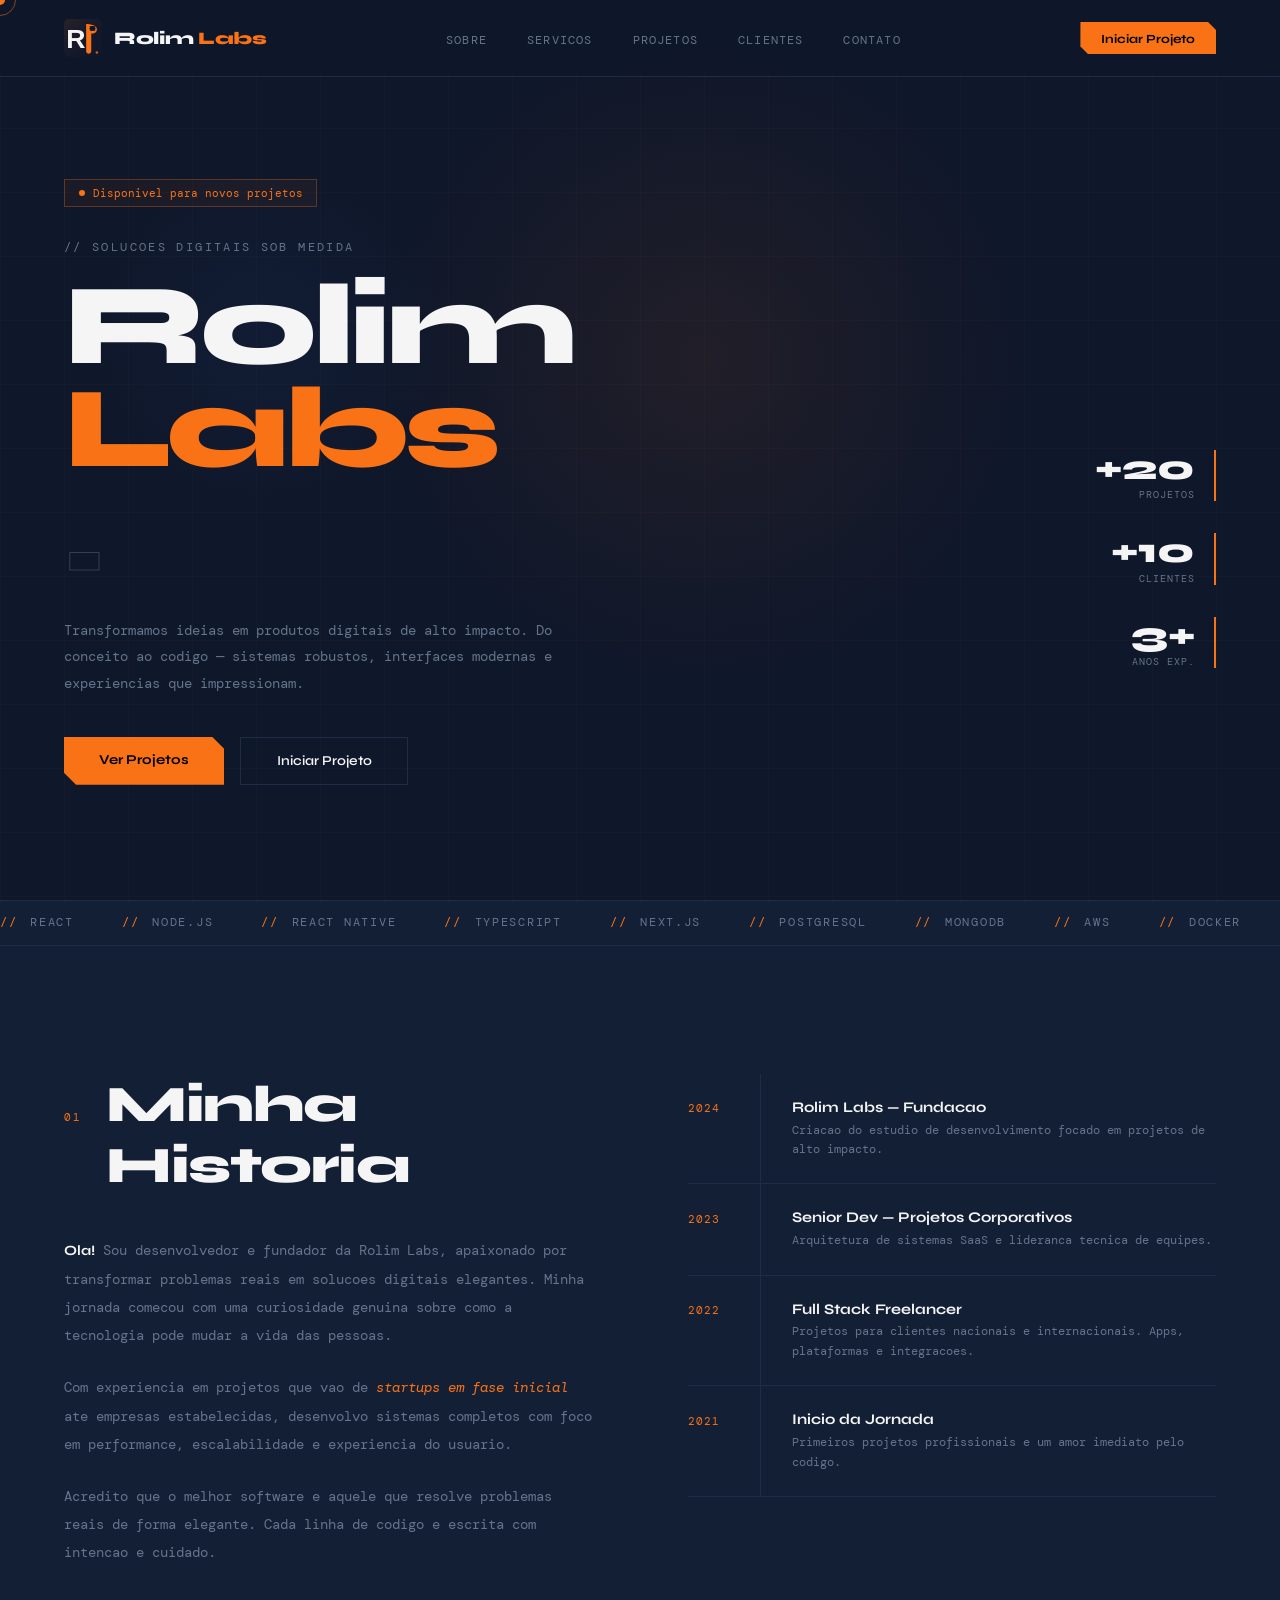
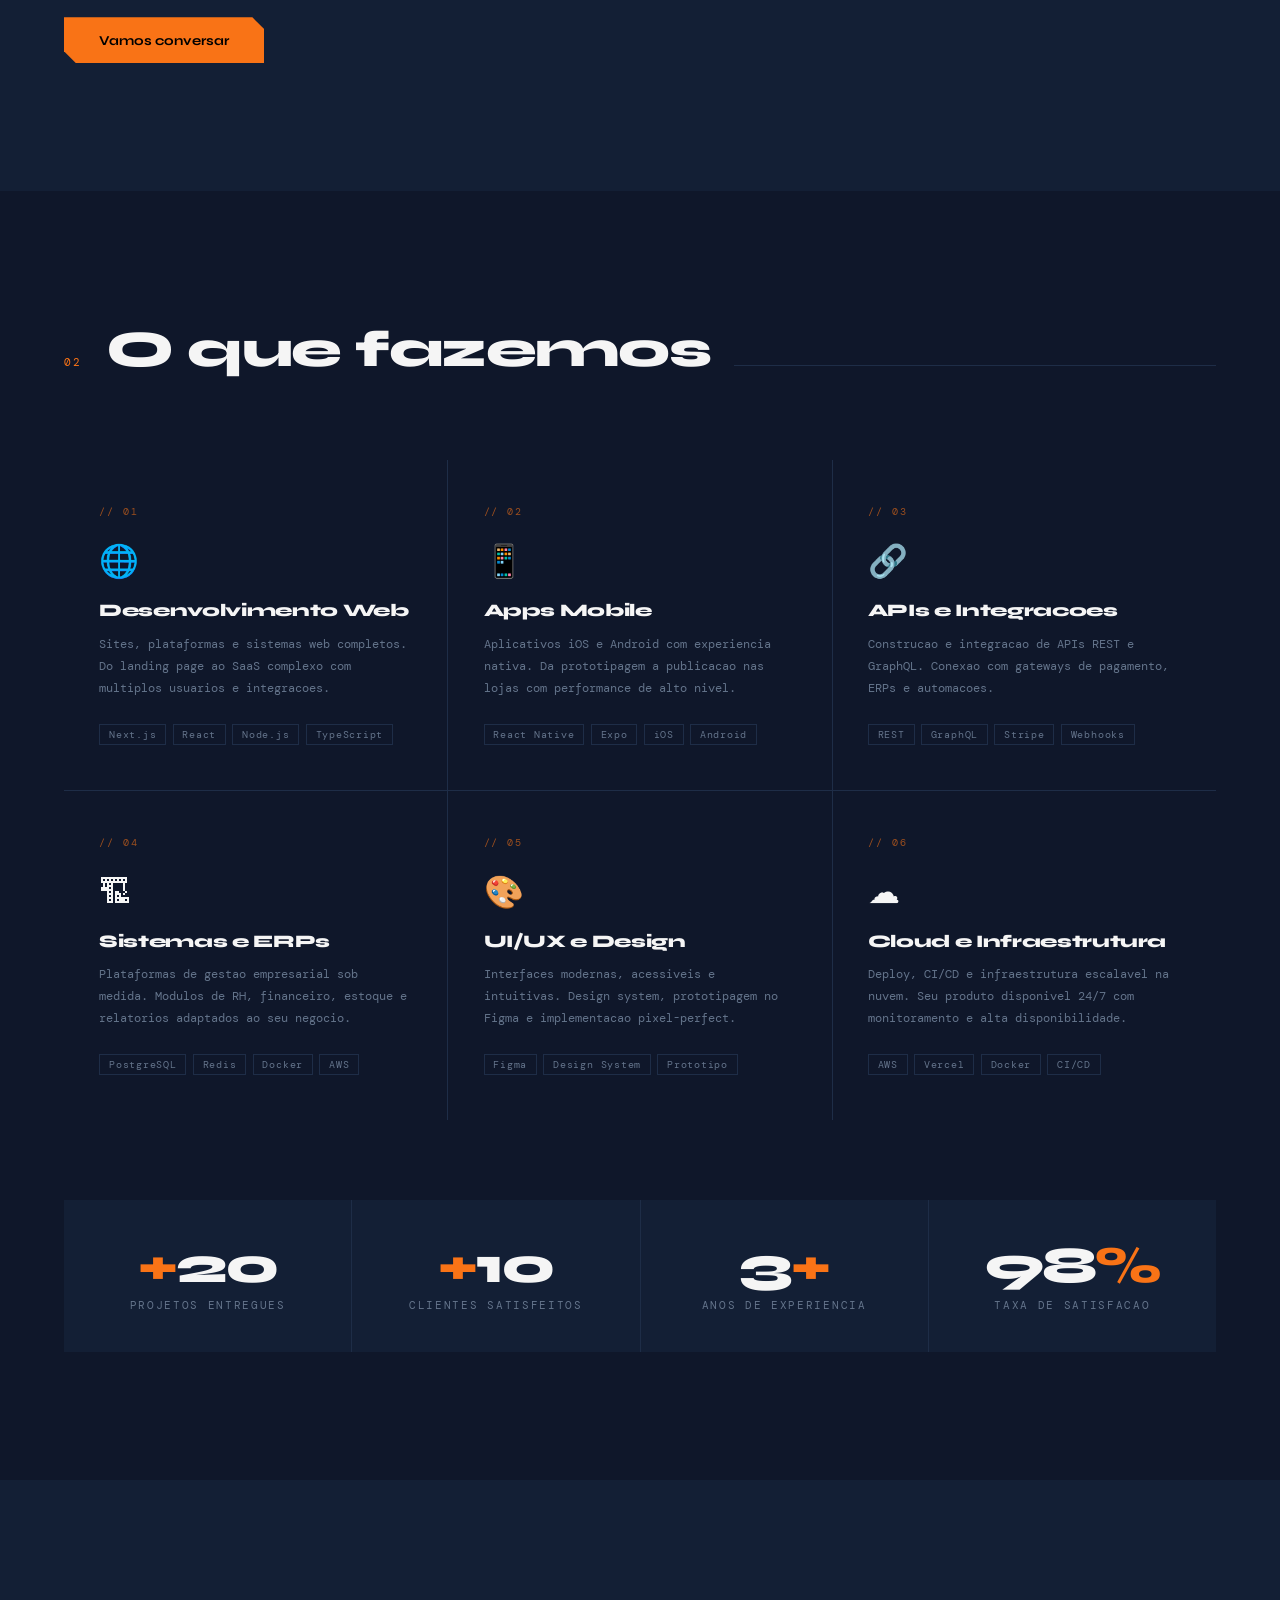
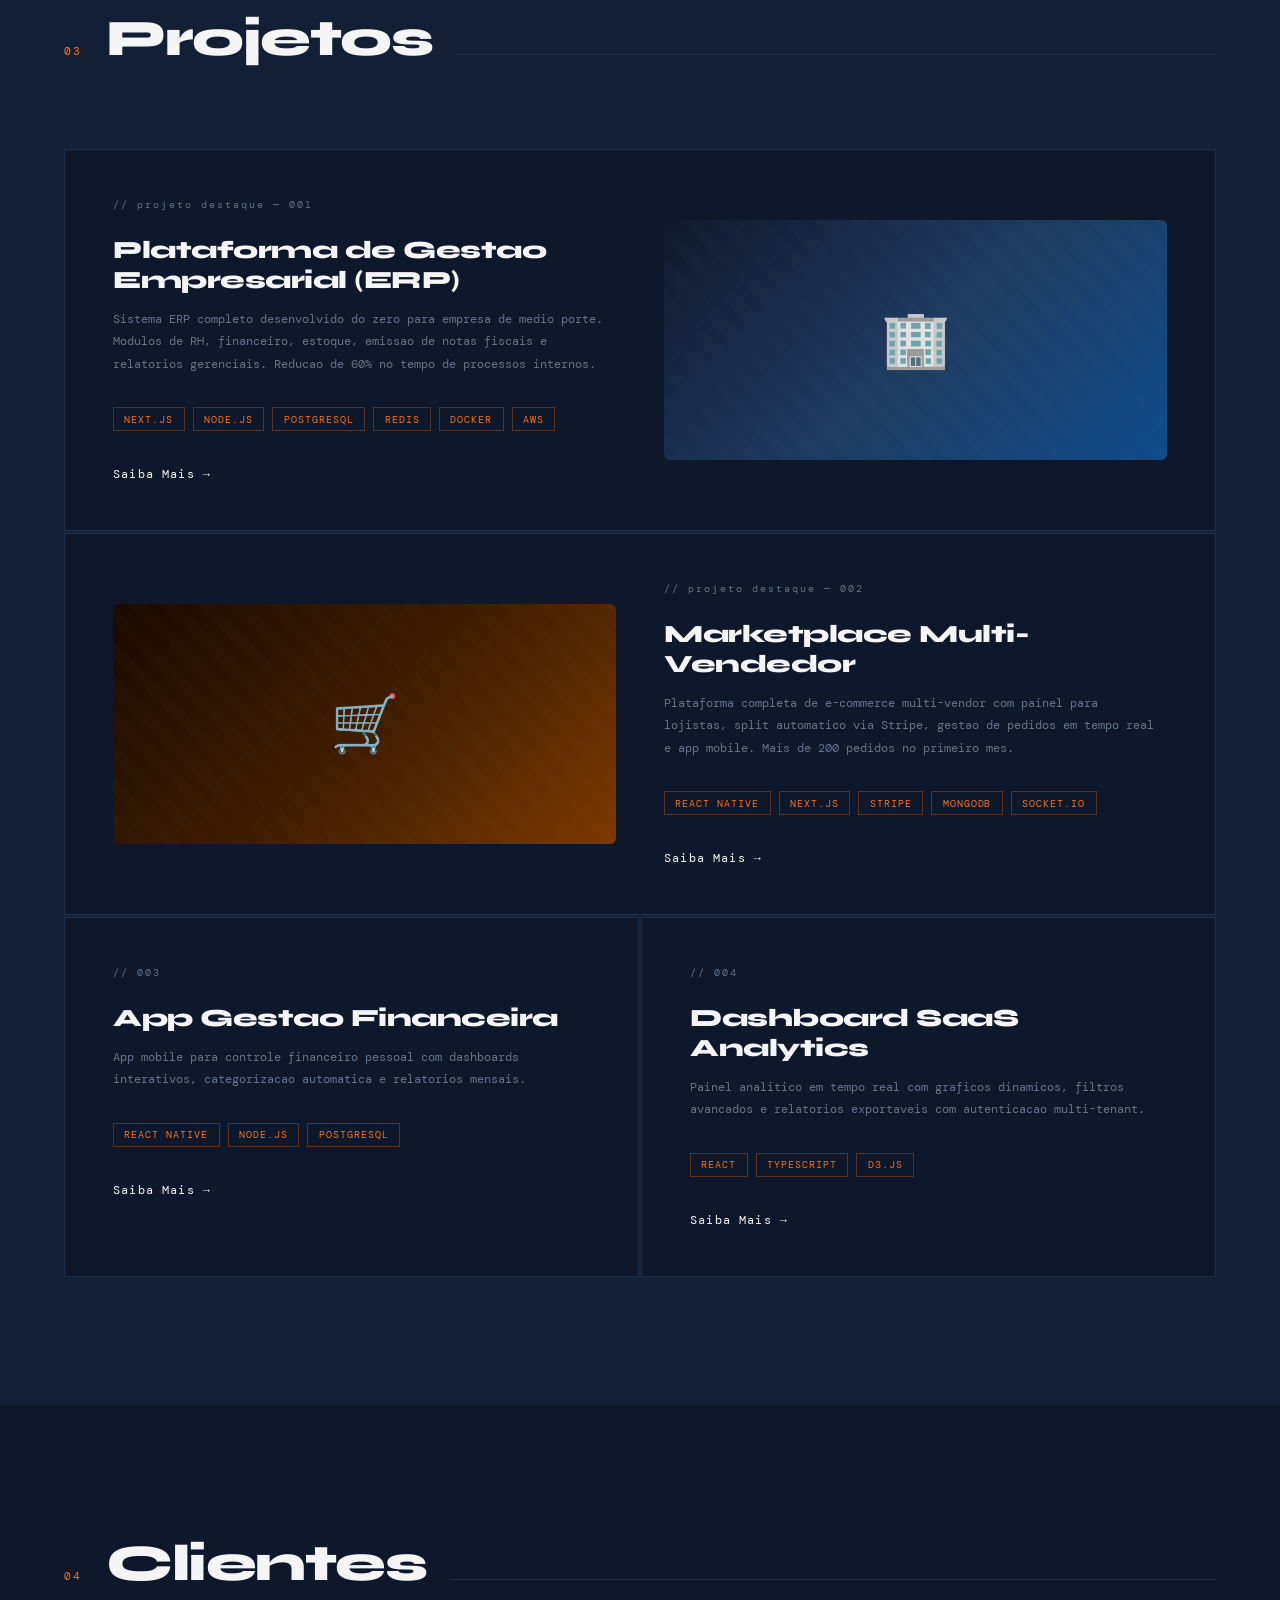
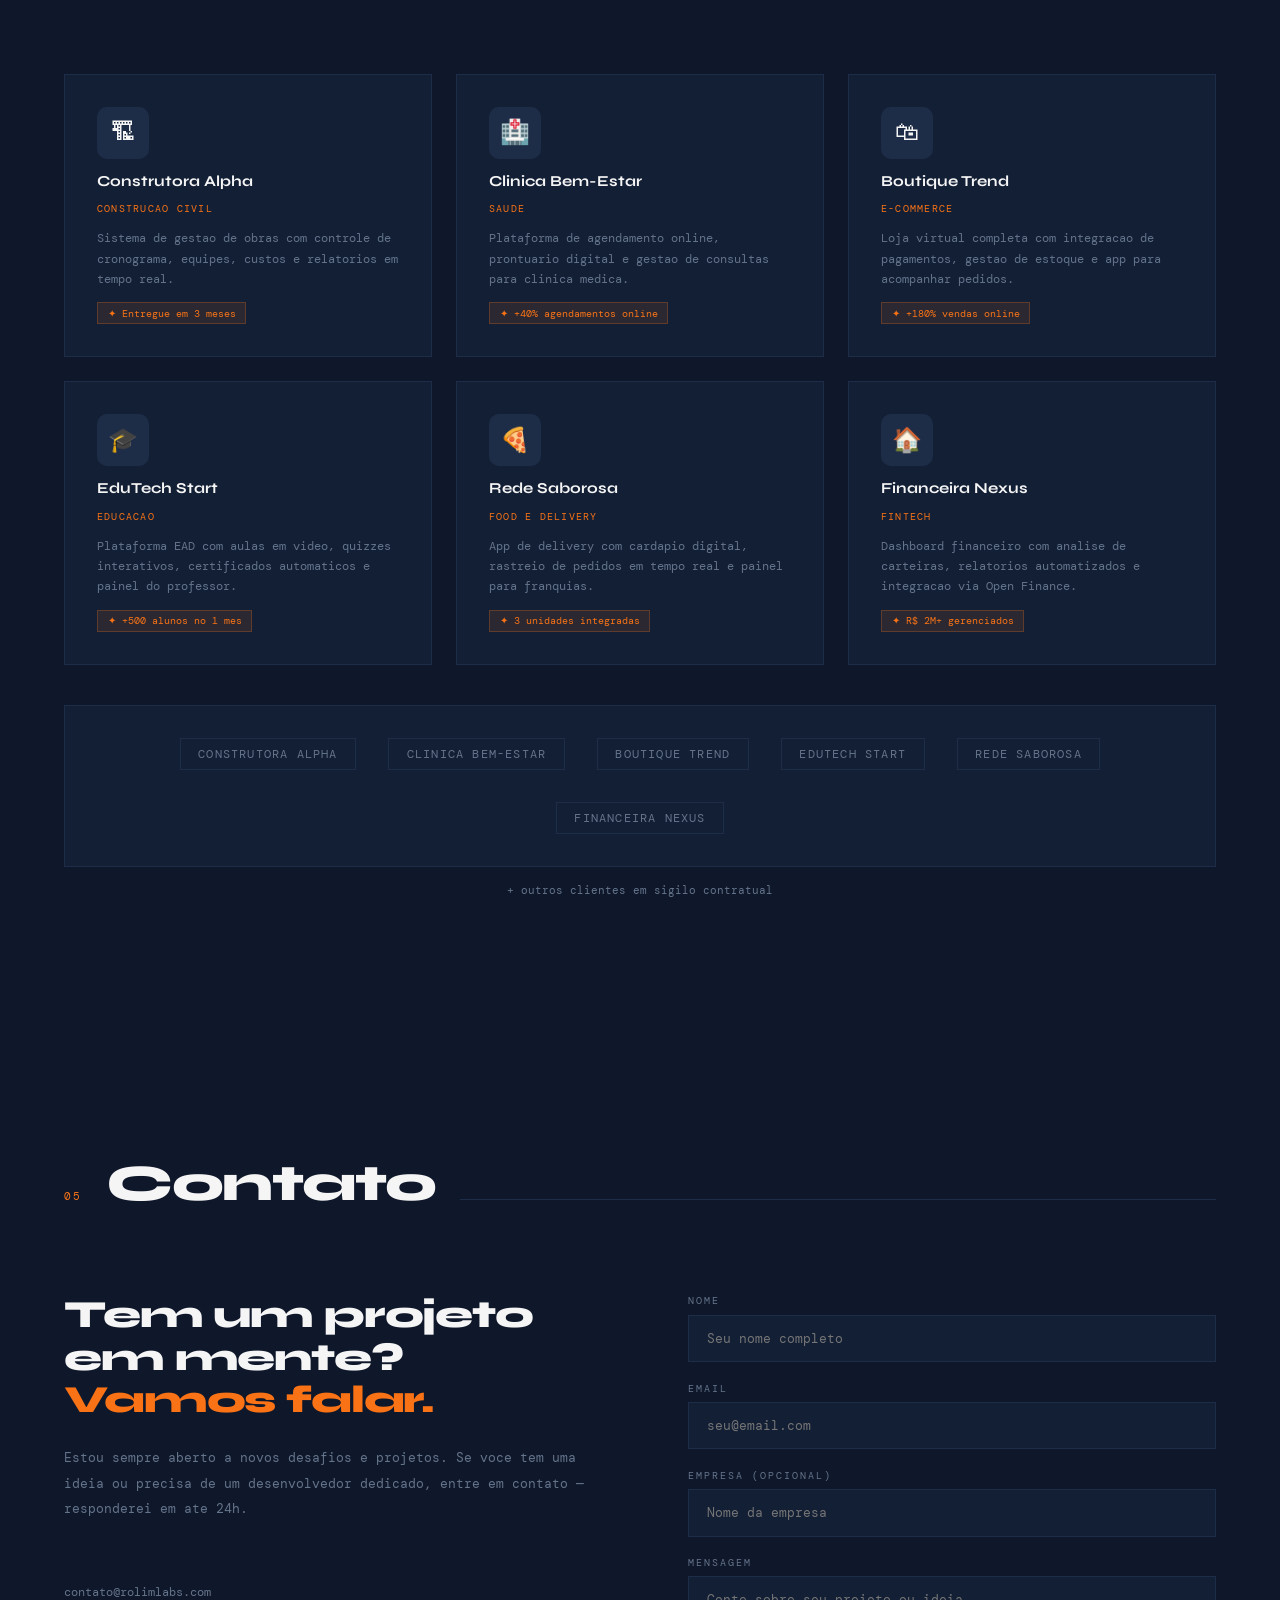
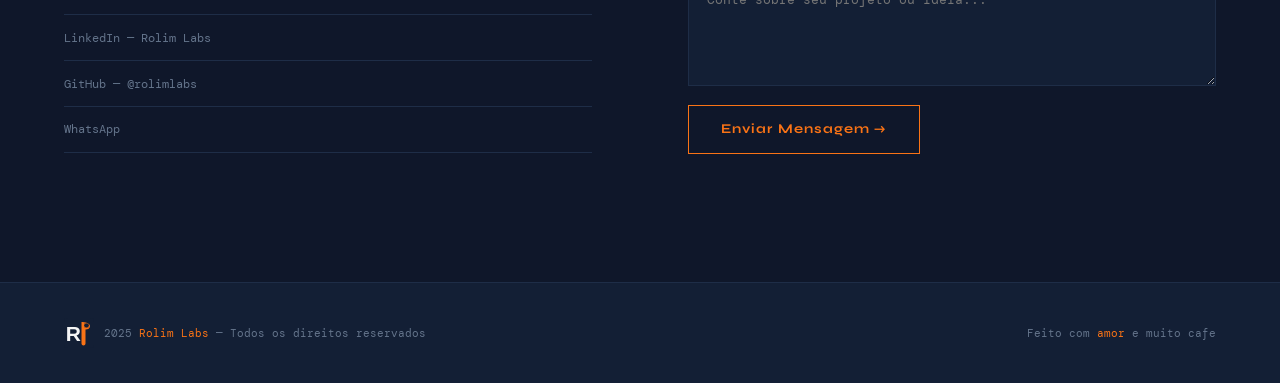
<file: assets/files/portfolio.html>
<!DOCTYPE html>
<html lang="pt-BR">
<head>
<meta charset="UTF-8"/>
<meta name="viewport" content="width=device-width, initial-scale=1.0"/>
<title>Rolim Labs — Desenvolvimento de Software</title>
<link rel="icon" type="image/x-icon" href="favicon.ico"/>
<link rel="icon" type="image/png" sizes="192x192" href="favicon-192.png"/>
<link rel="icon" type="image/png" sizes="512x512" href="favicon-512.png"/>
<link rel="apple-touch-icon" href="favicon-192.png"/>
<link href="https://fonts.googleapis.com/css2?family=Syne:wght@400;600;700;800&family=DM+Mono:wght@300;400&display=swap" rel="stylesheet"/>
<style>
:root{--bg:#0F172A;--surface:#131f35;--border:#1e2d47;--accent:#F97316;--accent-dim:rgba(249,115,22,0.1);--accent-glow:rgba(249,115,22,0.25);--text:#F5F5F5;--muted:#64748b;--fd:'Syne',sans-serif;--fm:'DM Mono',monospace}
*,*::before,*::after{box-sizing:border-box;margin:0;padding:0}
html{scroll-behavior:smooth}
body{background:var(--bg);color:var(--text);font-family:var(--fd);overflow-x:hidden;cursor:none}
.cursor{width:10px;height:10px;background:var(--accent);border-radius:50%;position:fixed;top:0;left:0;pointer-events:none;z-index:9999;transition:transform .1s ease}
.cursor-ring{width:32px;height:32px;border:1.5px solid var(--accent);border-radius:50%;position:fixed;top:0;left:0;pointer-events:none;z-index:9998;transition:all .15s ease;opacity:.5}

/* NAV */
nav{position:fixed;top:0;left:0;right:0;z-index:500;display:flex;align-items:center;justify-content:space-between;padding:1.2rem 4rem;background:rgba(15,23,42,.88);backdrop-filter:blur(24px);border-bottom:1px solid var(--border)}
.nav-logo{display:flex;align-items:center;gap:.75rem;text-decoration:none}
.nav-logo-text{font-size:1.1rem;font-weight:800;letter-spacing:-.02em;color:var(--text)}
.nav-logo-text span{color:var(--accent)}
.nav-links{display:flex;gap:2.5rem;list-style:none}
.nav-links a{color:var(--muted);text-decoration:none;font-size:.74rem;font-family:var(--fm);letter-spacing:.1em;text-transform:uppercase;transition:color .3s}
.nav-links a:hover{color:var(--accent)}
.nav-cta{background:var(--accent);color:#000;padding:.55rem 1.3rem;font-family:var(--fd);font-weight:700;font-size:.78rem;text-decoration:none;cursor:none;transition:opacity .2s;clip-path:polygon(0 0,calc(100% - 8px) 0,100% 8px,100% 100%,8px 100%,0 calc(100% - 8px))}
.nav-cta:hover{opacity:.85}

/* HERO */
#hero{min-height:100vh;display:flex;align-items:center;padding:8rem 4rem 4rem;position:relative;overflow:hidden}
.hero-grid{position:absolute;inset:0;background-image:linear-gradient(rgba(249,115,22,.03) 1px,transparent 1px),linear-gradient(90deg,rgba(249,115,22,.03) 1px,transparent 1px);background-size:64px 64px;pointer-events:none}
.hero-glow{position:absolute;width:700px;height:700px;background:radial-gradient(circle,rgba(249,115,22,.08) 0%,transparent 65%);top:40%;left:55%;transform:translate(-50%,-50%);pointer-events:none}
.hero-glow2{position:absolute;width:400px;height:400px;background:radial-gradient(circle,rgba(59,130,246,.05) 0%,transparent 65%);top:15%;left:5%;pointer-events:none}
.hero-content{position:relative;z-index:1;max-width:1200px;width:100%;margin:0 auto}
.status-badge{display:inline-flex;align-items:center;gap:.5rem;font-family:var(--fm);font-size:.7rem;color:var(--accent);border:1px solid rgba(249,115,22,.3);padding:.35rem .85rem;margin-bottom:2rem;background:rgba(249,115,22,.05);opacity:0;animation:fadeUp .8s forwards .1s}
.status-dot{width:6px;height:6px;background:var(--accent);border-radius:50%;animation:pulse 2s infinite}
.hero-tag{font-family:var(--fm);font-size:.74rem;color:var(--muted);letter-spacing:.2em;text-transform:uppercase;margin-bottom:1.2rem;opacity:0;animation:fadeUp .8s forwards .25s}
.hero-name{font-size:clamp(3.5rem,9vw,9rem);font-weight:800;line-height:.9;letter-spacing:-.04em;margin-bottom:2rem;opacity:0;animation:fadeUp .8s forwards .4s}
.hero-name .stroke{color:transparent;-webkit-text-stroke:1px rgba(245,245,245,.18);display:block}
.hero-name .accent-word{color:var(--accent)}
.hero-desc{max-width:500px;font-family:var(--fm);font-size:.88rem;color:var(--muted);line-height:1.9;margin-bottom:2.5rem;opacity:0;animation:fadeUp .8s forwards .55s}
.hero-cta{display:flex;gap:1rem;flex-wrap:wrap;opacity:0;animation:fadeUp .8s forwards .7s}
.btn-primary{background:var(--accent);color:#000;padding:.9rem 2.2rem;font-family:var(--fd);font-weight:700;font-size:.85rem;text-decoration:none;border:none;cursor:none;transition:transform .2s,box-shadow .2s;clip-path:polygon(0 0,calc(100% - 12px) 0,100% 12px,100% 100%,12px 100%,0 calc(100% - 12px))}
.btn-primary:hover{transform:translateY(-2px);box-shadow:0 10px 35px var(--accent-glow)}
.btn-outline{border:1px solid var(--border);color:var(--text);padding:.9rem 2.2rem;font-family:var(--fd);font-weight:600;font-size:.85rem;text-decoration:none;cursor:none;transition:border-color .2s,color .2s}
.btn-outline:hover{border-color:var(--accent);color:var(--accent)}
.hero-stats{position:absolute;right:4rem;top:50%;transform:translateY(-50%);display:flex;flex-direction:column;gap:2rem;opacity:0;animation:fadeLeft .8s forwards .9s}
.stat-item{text-align:right;border-right:2px solid var(--accent);padding-right:1.2rem}
.stat-num{font-size:2.2rem;font-weight:800;line-height:1}
.stat-label{font-family:var(--fm);font-size:.62rem;color:var(--muted);letter-spacing:.1em;text-transform:uppercase;margin-top:.2rem}

/* MARQUEE */
.marquee-wrap{overflow:hidden;border-top:1px solid var(--border);border-bottom:1px solid var(--border);padding:.9rem 0;background:var(--surface)}
.marquee-track{display:flex;gap:3rem;animation:marquee 22s linear infinite;white-space:nowrap;width:max-content}
.marquee-item{font-family:var(--fm);font-size:.72rem;color:var(--muted);letter-spacing:.15em;text-transform:uppercase;display:flex;align-items:center;gap:.8rem}
.marquee-item::before{content:'//';color:var(--accent)}

/* SECTIONS */
section{padding:8rem 4rem}
.section-header{display:flex;align-items:baseline;gap:1.5rem;margin-bottom:5rem}
.section-num{font-family:var(--fm);font-size:.68rem;color:var(--accent);letter-spacing:.2em}
.section-title{font-size:clamp(2rem,4vw,3.2rem);font-weight:800;letter-spacing:-.03em}
.section-line{flex:1;height:1px;background:var(--border)}

/* ABOUT */
#about{background:var(--surface)}
.about-inner{max-width:1200px;margin:0 auto;display:grid;grid-template-columns:1fr 1fr;gap:6rem;align-items:start}
.about-text p{font-family:var(--fm);font-size:.88rem;color:var(--muted);line-height:2;margin-bottom:1.5rem}
.about-text p strong{color:var(--text);font-family:var(--fd);font-weight:700}
.hl{color:var(--accent);font-style:italic}
.timeline-item{display:grid;grid-template-columns:80px 1fr;gap:1.5rem;padding:1.5rem 0;border-bottom:1px solid var(--border);position:relative}
.timeline-item::before{content:'';position:absolute;left:72px;top:0;bottom:0;width:1px;background:var(--border)}
.timeline-year{font-family:var(--fm);font-size:.68rem;color:var(--accent);letter-spacing:.1em;padding-top:.2rem}
.timeline-content h4{font-size:.92rem;font-weight:700;margin-bottom:.3rem}
.timeline-content p{font-family:var(--fm);font-size:.76rem;color:var(--muted);line-height:1.6}

/* SERVICES */
#skills{background:var(--bg)}
.services-grid{display:grid;grid-template-columns:repeat(3,1fr);gap:1px;background:var(--border)}
.service-card{background:var(--bg);padding:2.8rem 2.2rem;position:relative;overflow:hidden;transition:background .3s;cursor:none}
.service-card:hover{background:#111d30}
.service-card::before{content:'';position:absolute;top:0;left:0;right:0;height:2px;background:var(--accent);transform:scaleX(0);transform-origin:left;transition:transform .4s cubic-bezier(.16,1,.3,1)}
.service-card:hover::before{transform:scaleX(1)}
.service-num{font-family:var(--fm);font-size:.62rem;color:var(--accent);letter-spacing:.2em;margin-bottom:1.5rem;opacity:.6}
.service-icon{font-size:2rem;margin-bottom:1.2rem;display:block}
.service-name{font-size:1.1rem;font-weight:800;letter-spacing:-.02em;margin-bottom:.8rem}
.service-desc{font-family:var(--fm);font-size:.76rem;color:var(--muted);line-height:1.8;margin-bottom:1.5rem}
.service-tags{display:flex;flex-wrap:wrap;gap:.4rem}
.service-tag{font-family:var(--fm);font-size:.6rem;color:var(--muted);border:1px solid var(--border);padding:.2rem .55rem;letter-spacing:.08em;transition:color .2s,border-color .2s}
.service-card:hover .service-tag{color:var(--accent);border-color:rgba(249,115,22,.3)}

/* NUMBERS */
.numbers-strip{display:grid;grid-template-columns:repeat(4,1fr);gap:1px;background:var(--border);margin-top:5rem}
.number-item{background:var(--surface);padding:2.5rem 2rem;text-align:center;position:relative;overflow:hidden;transition:background .3s}
.number-item:hover{background:#162036}
.number-big{font-size:clamp(2.5rem,4vw,4rem);font-weight:800;letter-spacing:-.04em;color:var(--text);line-height:1;margin-bottom:.4rem}
.number-big span{color:var(--accent)}
.number-label{font-family:var(--fm);font-size:.7rem;color:var(--muted);letter-spacing:.15em;text-transform:uppercase}
.number-item::after{content:'';position:absolute;bottom:0;left:0;right:0;height:2px;background:linear-gradient(90deg,transparent,var(--accent),transparent);opacity:0;transition:opacity .3s}
.number-item:hover::after{opacity:1}

/* PROJECTS */
#projects{background:var(--surface)}
#projects .inner{max-width:1200px;margin:0 auto}
.projects-grid{display:grid;grid-template-columns:1fr 1fr;gap:2px}
.project-card{background:var(--bg);padding:3rem;position:relative;overflow:hidden;cursor:none;transition:background .3s;border:1px solid var(--border)}
.project-card:hover{background:#111d30}
.project-card.featured{grid-column:span 2;display:grid;grid-template-columns:1fr 1fr;gap:3rem;align-items:center}
.project-num{font-family:var(--fm);font-size:.62rem;color:var(--muted);letter-spacing:.2em;margin-bottom:1.5rem}
.project-title{font-size:1.55rem;font-weight:800;letter-spacing:-.02em;margin-bottom:.8rem;transition:color .3s}
.project-card:hover .project-title{color:var(--accent)}
.project-desc{font-family:var(--fm);font-size:.78rem;color:var(--muted);line-height:1.8;margin-bottom:2rem}
.project-tags{display:flex;flex-wrap:wrap;gap:.5rem;margin-bottom:2rem}
.tag{font-family:var(--fm);font-size:.62rem;color:var(--accent);border:1px solid rgba(249,115,22,.3);padding:.28rem .65rem;letter-spacing:.1em;text-transform:uppercase}
.project-link{font-family:var(--fm);font-size:.74rem;color:var(--text);text-decoration:none;letter-spacing:.1em;display:inline-flex;align-items:center;gap:.5rem;transition:color .2s}
.project-link:hover{color:var(--accent)}
.project-link::after{content:'→';transition:transform .2s}
.project-link:hover::after{transform:translateX(4px)}
.project-visual{border-radius:6px;height:240px;display:flex;align-items:center;justify-content:center;font-size:3.5rem;position:relative;overflow:hidden}
.pv-blue{background:linear-gradient(135deg,#0f172a,#1e3a5f,#0e4b8a)}
.pv-dark{background:linear-gradient(135deg,#1a0a00,#3d1c00,#7c3800)}
.project-visual::before{content:'';position:absolute;inset:0;background:repeating-linear-gradient(45deg,transparent,transparent 12px,rgba(255,255,255,.012) 12px,rgba(255,255,255,.012) 24px)}

/* CLIENTS */
#clients{background:var(--bg)}
#clients .inner{max-width:1200px;margin:0 auto}
.clients-grid{display:grid;grid-template-columns:repeat(3,1fr);gap:1.5rem;margin-bottom:2.5rem}
.client-card{border:1px solid var(--border);padding:2rem;background:var(--surface);transition:border-color .3s,transform .3s;display:flex;flex-direction:column;gap:.8rem}
.client-card:hover{border-color:var(--accent);transform:translateY(-3px)}
.client-logo-wrap{width:52px;height:52px;border-radius:10px;background:var(--border);display:flex;align-items:center;justify-content:center;font-size:1.5rem}
.client-name{font-size:.95rem;font-weight:700}
.client-segment{font-family:var(--fm);font-size:.65rem;color:var(--accent);letter-spacing:.12em;text-transform:uppercase}
.client-desc{font-family:var(--fm);font-size:.75rem;color:var(--muted);line-height:1.7}
.client-result{display:inline-flex;align-items:center;gap:.4rem;font-family:var(--fm);font-size:.64rem;color:var(--accent);border:1px solid rgba(249,115,22,.25);padding:.22rem .6rem;background:var(--accent-dim);margin-top:auto;width:fit-content}
.clients-logos{display:flex;align-items:center;justify-content:center;flex-wrap:wrap;gap:2rem;padding:2rem;border:1px solid var(--border);background:var(--surface)}
.logo-pill{font-family:var(--fm);font-size:.75rem;color:var(--muted);padding:.45rem 1.1rem;border:1px solid var(--border);letter-spacing:.1em;text-transform:uppercase;transition:color .2s,border-color .2s}
.logo-pill:hover{color:var(--text);border-color:var(--accent)}
.clients-note{font-family:var(--fm);font-size:.7rem;color:var(--muted);text-align:center;margin-top:1rem}

/* CONTACT */
.contact-grid{display:grid;grid-template-columns:1fr 1fr;gap:6rem;align-items:start}
.contact-left h3{font-size:clamp(1.8rem,3vw,2.8rem);font-weight:800;letter-spacing:-.03em;line-height:1.1;margin-bottom:1.5rem}
.contact-left h3 span{color:var(--accent)}
.contact-left p{font-family:var(--fm);font-size:.84rem;color:var(--muted);line-height:1.9;margin-bottom:3rem}
.contact-socials{display:flex;flex-direction:column}
.social-link{display:flex;align-items:center;gap:1rem;font-family:var(--fm);font-size:.78rem;color:var(--muted);text-decoration:none;padding:.9rem 0;border-bottom:1px solid var(--border);transition:color .2s,padding-left .2s}
.social-link:hover{color:var(--accent);padding-left:.5rem}
.social-link span{flex:1}
.social-link .arrow{opacity:0;transition:opacity .2s}
.social-link:hover .arrow{opacity:1}
.contact-form{display:flex;flex-direction:column;gap:1.2rem}
.form-group{display:flex;flex-direction:column;gap:.45rem}
.form-group label{font-family:var(--fm);font-size:.62rem;color:var(--muted);letter-spacing:.2em;text-transform:uppercase}
.form-group input,.form-group textarea{background:var(--surface);border:1px solid var(--border);color:var(--text);padding:.9rem 1.1rem;font-family:var(--fm);font-size:.84rem;outline:none;transition:border-color .3s;resize:vertical}
.form-group input:focus,.form-group textarea:focus{border-color:var(--accent)}
.form-group textarea{min-height:110px}
.btn-send{background:transparent;border:1px solid var(--accent);color:var(--accent);padding:.95rem 2rem;font-family:var(--fd);font-weight:700;font-size:.84rem;letter-spacing:.08em;cursor:none;transition:background .3s,color .3s;align-self:flex-start}
.btn-send:hover{background:var(--accent);color:#000}

/* FOOTER */
footer{border-top:1px solid var(--border);padding:2.2rem 4rem;display:flex;align-items:center;justify-content:space-between;background:var(--surface)}
footer p{font-family:var(--fm);font-size:.68rem;color:var(--muted)}
footer p span{color:var(--accent)}
.footer-brand{display:flex;align-items:center;gap:.6rem}

/* ANIMATIONS */
@keyframes fadeUp{from{opacity:0;transform:translateY(30px)}to{opacity:1;transform:translateY(0)}}
@keyframes fadeLeft{from{opacity:0;transform:translateX(30px)}to{opacity:1;transform:translateX(0)}}
@keyframes marquee{from{transform:translateX(0)}to{transform:translateX(-50%)}}
@keyframes pulse{0%,100%{opacity:1}50%{opacity:.3}}
.reveal{opacity:0;transform:translateY(40px);transition:opacity .8s cubic-bezier(.16,1,.3,1),transform .8s cubic-bezier(.16,1,.3,1)}
.reveal.visible{opacity:1;transform:none}

@media(max-width:900px){
  nav{padding:1.2rem 1.5rem}
  .nav-links,.nav-cta{display:none}
  section{padding:5rem 1.5rem}
  #hero{padding:6rem 1.5rem 4rem}
  .hero-stats{display:none}
  .about-inner,.projects-grid,.contact-grid{grid-template-columns:1fr}
  .project-card.featured{grid-column:span 1;grid-template-columns:1fr}
  .clients-grid,.services-grid{grid-template-columns:1fr}
  .numbers-strip{grid-template-columns:repeat(2,1fr)}
  footer{flex-direction:column;gap:.8rem;text-align:center}
}
</style>
</head>
<body>

<div class="cursor" id="cursor"></div>
<div class="cursor-ring" id="cursorRing"></div>

<!-- NAV -->
<nav>
  <a href="#hero" class="nav-logo">
    <svg width="38" height="38" viewBox="0 0 120 120" fill="none" xmlns="http://www.w3.org/2000/svg">
      <defs><linearGradient id="g1" x1="0" y1="0" x2="120" y2="120" gradientUnits="userSpaceOnUse"><stop offset="0%" stop-color="#F97316" stop-opacity=".4"/><stop offset="100%" stop-color="#0F172A" stop-opacity="0"/></linearGradient></defs>
      <rect width="120" height="120" rx="16" fill="#0F172A"/>
      <rect width="120" height="120" rx="16" fill="url(#g1)" opacity=".3"/>
      <text x="7" y="90" font-family="Arial Black,sans-serif" font-weight="900" font-size="84" fill="#F5F5F5">R</text>
      <g transform="translate(60,16)">
        <path d="M10 0 C10 0 44 0 44 16 C44 26 36 30 26 30 L26 86 C26 90 22 94 18 94 C14 94 10 90 10 86 L10 0Z" fill="#F97316"/>
        <ellipse cx="30" cy="14" rx="9" ry="8" fill="#0F172A"/>
        <line x1="22" y1="8" x2="38" y2="8" stroke="#0F172A" stroke-width="2.5" stroke-linecap="round"/>
        <line x1="22" y1="14" x2="38" y2="14" stroke="#0F172A" stroke-width="2" stroke-linecap="round"/>
        <line x1="22" y1="20" x2="38" y2="20" stroke="#0F172A" stroke-width="1.5" stroke-linecap="round"/>
      </g>
      <circle cx="104" cy="106" r="4" fill="#F97316" opacity=".8"/>
    </svg>
    <span class="nav-logo-text">Rolim <span>Labs</span></span>
  </a>
  <ul class="nav-links">
    <li><a href="#about">sobre</a></li>
    <li><a href="#skills">servicos</a></li>
    <li><a href="#projects">projetos</a></li>
    <li><a href="#clients">clientes</a></li>
    <li><a href="#contact">contato</a></li>
  </ul>
  <a href="#contact" class="nav-cta">Iniciar Projeto</a>
</nav>

<!-- HERO -->
<section id="hero">
  <div class="hero-grid"></div>
  <div class="hero-glow"></div>
  <div class="hero-glow2"></div>
  <div class="hero-content">
    <div class="status-badge"><span class="status-dot"></span>Disponivel para novos projetos</div>
    <p class="hero-tag">// solucoes digitais sob medida</p>
    <h1 class="hero-name">
      Rolim<br>
      <span class="accent-word">Labs</span><span class="stroke">.</span>
    </h1>
    <p class="hero-desc">Transformamos ideias em produtos digitais de alto impacto. Do conceito ao codigo — sistemas robustos, interfaces modernas e experiencias que impressionam.</p>
    <div class="hero-cta">
      <a href="#projects" class="btn-primary">Ver Projetos</a>
      <a href="#contact" class="btn-outline">Iniciar Projeto</a>
    </div>
  </div>
  <div class="hero-stats">
    <div class="stat-item"><div class="stat-num">+20</div><div class="stat-label">Projetos</div></div>
    <div class="stat-item"><div class="stat-num">+10</div><div class="stat-label">Clientes</div></div>
    <div class="stat-item"><div class="stat-num">3+</div><div class="stat-label">Anos exp.</div></div>
  </div>
</section>

<!-- MARQUEE -->
<div class="marquee-wrap">
  <div class="marquee-track">
    <span class="marquee-item">React</span><span class="marquee-item">Node.js</span><span class="marquee-item">React Native</span><span class="marquee-item">TypeScript</span><span class="marquee-item">Next.js</span><span class="marquee-item">PostgreSQL</span><span class="marquee-item">MongoDB</span><span class="marquee-item">AWS</span><span class="marquee-item">Docker</span><span class="marquee-item">APIs REST</span>
    <span class="marquee-item">React</span><span class="marquee-item">Node.js</span><span class="marquee-item">React Native</span><span class="marquee-item">TypeScript</span><span class="marquee-item">Next.js</span><span class="marquee-item">PostgreSQL</span><span class="marquee-item">MongoDB</span><span class="marquee-item">AWS</span><span class="marquee-item">Docker</span><span class="marquee-item">APIs REST</span>
  </div>
</div>

<!-- ABOUT -->
<section id="about">
  <div class="about-inner">
    <div class="about-text reveal">
      <div class="section-header" style="margin-bottom:2.5rem">
        <span class="section-num">01</span>
        <h2 class="section-title">Minha Historia</h2>
      </div>
      <p><strong>Ola!</strong> Sou desenvolvedor e fundador da Rolim Labs, apaixonado por transformar problemas reais em solucoes digitais elegantes. Minha jornada comecou com uma curiosidade genuina sobre como a tecnologia pode mudar a vida das pessoas.</p>
      <p>Com experiencia em projetos que vao de <span class="hl">startups em fase inicial</span> ate empresas estabelecidas, desenvolvo sistemas completos com foco em performance, escalabilidade e experiencia do usuario.</p>
      <p>Acredito que o melhor software e aquele que resolve problemas reais de forma elegante. Cada linha de codigo e escrita com intencao e cuidado.</p>
      <br/>
      <a href="#contact" class="btn-primary" style="display:inline-block;margin-top:.5rem">Vamos conversar</a>
    </div>
    <div class="reveal" style="transition-delay:.2s">
      <div class="timeline-item"><div class="timeline-year">2024</div><div class="timeline-content"><h4>Rolim Labs — Fundacao</h4><p>Criacao do estudio de desenvolvimento focado em projetos de alto impacto.</p></div></div>
      <div class="timeline-item"><div class="timeline-year">2023</div><div class="timeline-content"><h4>Senior Dev — Projetos Corporativos</h4><p>Arquitetura de sistemas SaaS e lideranca tecnica de equipes.</p></div></div>
      <div class="timeline-item"><div class="timeline-year">2022</div><div class="timeline-content"><h4>Full Stack Freelancer</h4><p>Projetos para clientes nacionais e internacionais. Apps, plataformas e integracoes.</p></div></div>
      <div class="timeline-item"><div class="timeline-year">2021</div><div class="timeline-content"><h4>Inicio da Jornada</h4><p>Primeiros projetos profissionais e um amor imediato pelo codigo.</p></div></div>
    </div>
  </div>
</section>

<!-- SERVICES + NUMBERS -->
<section id="skills" style="padding:8rem 4rem">
  <div style="max-width:1200px;margin:0 auto">
    <div class="section-header reveal">
      <span class="section-num">02</span>
      <h2 class="section-title">O que fazemos</h2>
      <div class="section-line"></div>
    </div>
    <div class="services-grid">
      <div class="service-card reveal"><div class="service-num">// 01</div><span class="service-icon">&#127760;</span><div class="service-name">Desenvolvimento Web</div><div class="service-desc">Sites, plataformas e sistemas web completos. Do landing page ao SaaS complexo com multiplos usuarios e integracoes.</div><div class="service-tags"><span class="service-tag">Next.js</span><span class="service-tag">React</span><span class="service-tag">Node.js</span><span class="service-tag">TypeScript</span></div></div>
      <div class="service-card reveal" style="transition-delay:.1s"><div class="service-num">// 02</div><span class="service-icon">&#128241;</span><div class="service-name">Apps Mobile</div><div class="service-desc">Aplicativos iOS e Android com experiencia nativa. Da prototipagem a publicacao nas lojas com performance de alto nivel.</div><div class="service-tags"><span class="service-tag">React Native</span><span class="service-tag">Expo</span><span class="service-tag">iOS</span><span class="service-tag">Android</span></div></div>
      <div class="service-card reveal" style="transition-delay:.2s"><div class="service-num">// 03</div><span class="service-icon">&#128279;</span><div class="service-name">APIs e Integracoes</div><div class="service-desc">Construcao e integracao de APIs REST e GraphQL. Conexao com gateways de pagamento, ERPs e automacoes.</div><div class="service-tags"><span class="service-tag">REST</span><span class="service-tag">GraphQL</span><span class="service-tag">Stripe</span><span class="service-tag">Webhooks</span></div></div>
      <div class="service-card reveal" style="transition-delay:.3s"><div class="service-num">// 04</div><span class="service-icon">&#127959;</span><div class="service-name">Sistemas e ERPs</div><div class="service-desc">Plataformas de gestao empresarial sob medida. Modulos de RH, financeiro, estoque e relatorios adaptados ao seu negocio.</div><div class="service-tags"><span class="service-tag">PostgreSQL</span><span class="service-tag">Redis</span><span class="service-tag">Docker</span><span class="service-tag">AWS</span></div></div>
      <div class="service-card reveal" style="transition-delay:.4s"><div class="service-num">// 05</div><span class="service-icon">&#127912;</span><div class="service-name">UI/UX e Design</div><div class="service-desc">Interfaces modernas, acessiveis e intuitivas. Design system, prototipagem no Figma e implementacao pixel-perfect.</div><div class="service-tags"><span class="service-tag">Figma</span><span class="service-tag">Design System</span><span class="service-tag">Prototipo</span></div></div>
      <div class="service-card reveal" style="transition-delay:.5s"><div class="service-num">// 06</div><span class="service-icon">&#9729;</span><div class="service-name">Cloud e Infraestrutura</div><div class="service-desc">Deploy, CI/CD e infraestrutura escalavel na nuvem. Seu produto disponivel 24/7 com monitoramento e alta disponibilidade.</div><div class="service-tags"><span class="service-tag">AWS</span><span class="service-tag">Vercel</span><span class="service-tag">Docker</span><span class="service-tag">CI/CD</span></div></div>
    </div>
    <div class="numbers-strip reveal">
      <div class="number-item"><div class="number-big"><span>+</span>20</div><div class="number-label">Projetos entregues</div></div>
      <div class="number-item"><div class="number-big"><span>+</span>10</div><div class="number-label">Clientes satisfeitos</div></div>
      <div class="number-item"><div class="number-big">3<span>+</span></div><div class="number-label">Anos de experiencia</div></div>
      <div class="number-item"><div class="number-big">98<span>%</span></div><div class="number-label">Taxa de satisfacao</div></div>
    </div>
  </div>
</section>

<!-- PROJECTS -->
<section id="projects">
  <div class="inner">
    <div class="section-header reveal">
      <span class="section-num">03</span>
      <h2 class="section-title">Projetos</h2>
      <div class="section-line"></div>
    </div>
    <div class="projects-grid">
      <div class="project-card featured reveal">
        <div>
          <div class="project-num">// projeto destaque — 001</div>
          <h3 class="project-title">Plataforma de Gestao Empresarial (ERP)</h3>
          <p class="project-desc">Sistema ERP completo desenvolvido do zero para empresa de medio porte. Modulos de RH, financeiro, estoque, emissao de notas fiscais e relatorios gerenciais. Reducao de 60% no tempo de processos internos.</p>
          <div class="project-tags"><span class="tag">Next.js</span><span class="tag">Node.js</span><span class="tag">PostgreSQL</span><span class="tag">Redis</span><span class="tag">Docker</span><span class="tag">AWS</span></div>
          <a href="#contact" class="project-link">Saiba Mais</a>
        </div>
        <div class="project-visual pv-blue">&#127970;</div>
      </div>
      <div class="project-card featured reveal" style="transition-delay:.15s">
        <div class="project-visual pv-dark" style="order:-1">&#128722;</div>
        <div>
          <div class="project-num">// projeto destaque — 002</div>
          <h3 class="project-title">Marketplace Multi-Vendedor</h3>
          <p class="project-desc">Plataforma completa de e-commerce multi-vendor com painel para lojistas, split automatico via Stripe, gestao de pedidos em tempo real e app mobile. Mais de 200 pedidos no primeiro mes.</p>
          <div class="project-tags"><span class="tag">React Native</span><span class="tag">Next.js</span><span class="tag">Stripe</span><span class="tag">MongoDB</span><span class="tag">Socket.io</span></div>
          <a href="#contact" class="project-link">Saiba Mais</a>
        </div>
      </div>
      <div class="project-card reveal" style="transition-delay:.2s">
        <div class="project-num">// 003</div>
        <h3 class="project-title">App Gestao Financeira</h3>
        <p class="project-desc">App mobile para controle financeiro pessoal com dashboards interativos, categorizacao automatica e relatorios mensais.</p>
        <div class="project-tags"><span class="tag">React Native</span><span class="tag">Node.js</span><span class="tag">PostgreSQL</span></div>
        <a href="#contact" class="project-link">Saiba Mais</a>
      </div>
      <div class="project-card reveal" style="transition-delay:.3s">
        <div class="project-num">// 004</div>
        <h3 class="project-title">Dashboard SaaS Analytics</h3>
        <p class="project-desc">Painel analitico em tempo real com graficos dinamicos, filtros avancados e relatorios exportaveis com autenticacao multi-tenant.</p>
        <div class="project-tags"><span class="tag">React</span><span class="tag">TypeScript</span><span class="tag">D3.js</span></div>
        <a href="#contact" class="project-link">Saiba Mais</a>
      </div>
    </div>
  </div>
</section>

<!-- CLIENTS -->
<section id="clients">
  <div class="inner">
    <div class="section-header reveal">
      <span class="section-num">04</span>
      <h2 class="section-title">Clientes</h2>
      <div class="section-line"></div>
    </div>
    <div class="clients-grid">
      <div class="client-card reveal"><div class="client-logo-wrap">&#127959;</div><div class="client-name">Construtora Alpha</div><div class="client-segment">Construcao Civil</div><div class="client-desc">Sistema de gestao de obras com controle de cronograma, equipes, custos e relatorios em tempo real.</div><div class="client-result">&#10022; Entregue em 3 meses</div></div>
      <div class="client-card reveal" style="transition-delay:.1s"><div class="client-logo-wrap">&#127973;</div><div class="client-name">Clinica Bem-Estar</div><div class="client-segment">Saude</div><div class="client-desc">Plataforma de agendamento online, prontuario digital e gestao de consultas para clinica medica.</div><div class="client-result">&#10022; +40% agendamentos online</div></div>
      <div class="client-card reveal" style="transition-delay:.2s"><div class="client-logo-wrap">&#128717;</div><div class="client-name">Boutique Trend</div><div class="client-segment">E-commerce</div><div class="client-desc">Loja virtual completa com integracao de pagamentos, gestao de estoque e app para acompanhar pedidos.</div><div class="client-result">&#10022; +180% vendas online</div></div>
      <div class="client-card reveal" style="transition-delay:.3s"><div class="client-logo-wrap">&#127891;</div><div class="client-name">EduTech Start</div><div class="client-segment">Educacao</div><div class="client-desc">Plataforma EAD com aulas em video, quizzes interativos, certificados automaticos e painel do professor.</div><div class="client-result">&#10022; +500 alunos no 1 mes</div></div>
      <div class="client-card reveal" style="transition-delay:.4s"><div class="client-logo-wrap">&#127829;</div><div class="client-name">Rede Saborosa</div><div class="client-segment">Food e Delivery</div><div class="client-desc">App de delivery com cardapio digital, rastreio de pedidos em tempo real e painel para franquias.</div><div class="client-result">&#10022; 3 unidades integradas</div></div>
      <div class="client-card reveal" style="transition-delay:.5s"><div class="client-logo-wrap">&#127968;</div><div class="client-name">Financeira Nexus</div><div class="client-segment">Fintech</div><div class="client-desc">Dashboard financeiro com analise de carteiras, relatorios automatizados e integracao via Open Finance.</div><div class="client-result">&#10022; R$ 2M+ gerenciados</div></div>
    </div>
    <div class="clients-logos reveal">
      <span class="logo-pill">Construtora Alpha</span>
      <span class="logo-pill">Clinica Bem-Estar</span>
      <span class="logo-pill">Boutique Trend</span>
      <span class="logo-pill">EduTech Start</span>
      <span class="logo-pill">Rede Saborosa</span>
      <span class="logo-pill">Financeira Nexus</span>
    </div>
    <p class="clients-note reveal">+ outros clientes em sigilo contratual</p>
  </div>
</section>

<!-- CONTACT -->
<section id="contact" style="padding:8rem 4rem">
  <div style="max-width:1200px;margin:0 auto">
    <div class="section-header reveal">
      <span class="section-num">05</span>
      <h2 class="section-title">Contato</h2>
      <div class="section-line"></div>
    </div>
    <div class="contact-grid">
      <div class="contact-left reveal">
        <h3>Tem um projeto<br>em mente? <span>Vamos falar.</span></h3>
        <p>Estou sempre aberto a novos desafios e projetos. Se voce tem uma ideia ou precisa de um desenvolvedor dedicado, entre em contato — responderei em ate 24h.</p>
        <div class="contact-socials">
          <a href="mailto:contato@rolimlabs.com" class="social-link"><span>contato@rolimlabs.com</span><span class="arrow">&#8594;</span></a>
          <a href="https://linkedin.com" target="_blank" class="social-link"><span>LinkedIn — Rolim Labs</span><span class="arrow">&#8594;</span></a>
          <a href="https://github.com" target="_blank" class="social-link"><span>GitHub — @rolimlabs</span><span class="arrow">&#8594;</span></a>
          <a href="https://wa.me/5500000000000" target="_blank" class="social-link"><span>WhatsApp</span><span class="arrow">&#8594;</span></a>
        </div>
      </div>
      <div class="reveal" style="transition-delay:.2s">
        <form class="contact-form" id="contactForm" action="https://formspree.io/f/mdawnzbl" method="POST">
          <div class="form-group"><label>Nome</label><input type="text" name="nome" placeholder="Seu nome completo" required/></div>
          <div class="form-group"><label>Email</label><input type="email" name="email" placeholder="seu@email.com" required/></div>
          <div class="form-group"><label>Empresa (opcional)</label><input type="text" name="empresa" placeholder="Nome da empresa"/></div>
          <div class="form-group"><label>Mensagem</label><textarea name="mensagem" placeholder="Conte sobre seu projeto ou ideia..." required></textarea></div>
          <div id="form-status" style="display:none;font-family:var(--fm);font-size:.78rem;padding:.7rem 1rem;margin-bottom:.5rem"></div>
          <button type="submit" class="btn-send" id="submitBtn">Enviar Mensagem &#8594;</button>
        </form>
      </div>
    </div>
  </div>
</section>

<!-- FOOTER -->
<footer>
  <div class="footer-brand">
    <svg width="30" height="30" viewBox="0 0 120 120" fill="none" xmlns="http://www.w3.org/2000/svg">
      <rect width="120" height="120" rx="14" fill="#131f35"/>
      <text x="7" y="90" font-family="Arial Black,sans-serif" font-weight="900" font-size="84" fill="#F5F5F5">R</text>
      <g transform="translate(60,16)">
        <path d="M10 0 C10 0 44 0 44 16 C44 26 36 30 26 30 L26 86 C26 90 22 94 18 94 C14 94 10 90 10 86 L10 0Z" fill="#F97316"/>
        <ellipse cx="30" cy="14" rx="9" ry="8" fill="#131f35"/>
        <line x1="22" y1="8" x2="38" y2="8" stroke="#131f35" stroke-width="2.5" stroke-linecap="round"/>
        <line x1="22" y1="14" x2="38" y2="14" stroke="#131f35" stroke-width="2" stroke-linecap="round"/>
        <line x1="22" y1="20" x2="38" y2="20" stroke="#131f35" stroke-width="1.5" stroke-linecap="round"/>
      </g>
    </svg>
    <p>2025 <span>Rolim Labs</span> — Todos os direitos reservados</p>
  </div>
  <p>Feito com <span>amor</span> e muito cafe</p>
</footer>

<script>
const cursor=document.getElementById('cursor'),ring=document.getElementById('cursorRing');
let mx=0,my=0,rx=0,ry=0;
document.addEventListener('mousemove',function(e){mx=e.clientX;my=e.clientY;});
function animateCursor(){
  cursor.style.left=(mx-5)+'px';cursor.style.top=(my-5)+'px';
  rx+=(mx-rx-16)*0.14;ry+=(my-ry-16)*0.14;
  ring.style.left=rx+'px';ring.style.top=ry+'px';
  requestAnimationFrame(animateCursor);
}
animateCursor();
document.querySelectorAll('a,button,.service-card,.project-card,.client-card').forEach(function(el){
  el.addEventListener('mouseenter',function(){cursor.style.transform='scale(2.2)';ring.style.transform='scale(1.6)';ring.style.opacity='0.8';});
  el.addEventListener('mouseleave',function(){cursor.style.transform='scale(1)';ring.style.transform='scale(1)';ring.style.opacity='0.5';});
});
var obs=new IntersectionObserver(function(entries){
  entries.forEach(function(entry){
    if(entry.isIntersecting){entry.target.classList.add('visible');}
  });
},{threshold:0.12});
document.querySelectorAll('.reveal').forEach(function(el){obs.observe(el);});
var contactForm=document.getElementById('contactForm');
var formStatus=document.getElementById('form-status');
var submitBtn=document.getElementById('submitBtn');
if(contactForm){
  contactForm.addEventListener('submit',async function(e){
    e.preventDefault();
    submitBtn.textContent='Enviando...';
    submitBtn.disabled=true;
    submitBtn.style.opacity='0.6';
    var data=new FormData(contactForm);
    try{
      var res=await fetch('https://formspree.io/f/mdawnzbl',{method:'POST',body:data,headers:{Accept:'application/json'}});
      if(res.ok){
        formStatus.style.display='block';
        formStatus.style.background='rgba(249,115,22,0.1)';
        formStatus.style.border='1px solid rgba(249,115,22,0.3)';
        formStatus.style.color='#F97316';
        formStatus.textContent='Mensagem enviada com sucesso! Responderei em ate 24h.';
        contactForm.reset();
        submitBtn.textContent='Mensagem enviada!';
        setTimeout(function(){formStatus.style.display='none';submitBtn.textContent='Enviar Mensagem';submitBtn.disabled=false;submitBtn.style.opacity='1';},5000);
      } else {
        formStatus.style.display='block';
        formStatus.style.background='rgba(239,68,68,0.1)';
        formStatus.style.border='1px solid rgba(239,68,68,0.3)';
        formStatus.style.color='#f87171';
        formStatus.textContent='Erro ao enviar. Tente novamente ou entre em contato pelo email diretamente.';
        submitBtn.textContent='Enviar Mensagem';
        submitBtn.disabled=false;
        submitBtn.style.opacity='1';
      }
    } catch(err){
      formStatus.style.display='block';
      formStatus.style.background='rgba(239,68,68,0.1)';
      formStatus.style.border='1px solid rgba(239,68,68,0.3)';
      formStatus.style.color='#f87171';
      formStatus.textContent='Erro de conexao. Verifique sua internet e tente novamente.';
      submitBtn.textContent='Enviar Mensagem';
      submitBtn.disabled=false;
      submitBtn.style.opacity='1';
    }
  });
}
var navLinks=document.querySelectorAll('.nav-links a');
window.addEventListener('scroll',function(){
  var current='';
  document.querySelectorAll('section[id]').forEach(function(s){if(window.scrollY>=s.offsetTop-220)current=s.id;});
  navLinks.forEach(function(a){a.style.color=a.getAttribute('href')==='#'+current?'#F97316':'';});
});
</script>
</body>
</html>
</file>
<file: styles.css>
:root{--bg:#0F172A;--surface:#131f35;--border:#1e2d47;--accent:#F97316;--accent-dim:rgba(249,115,22,0.1);--accent-glow:rgba(249,115,22,0.25);--text:#F5F5F5;--muted:#64748b;--fd:'Syne',sans-serif;--fm:'DM Mono',monospace}
*,*::before,*::after{box-sizing:border-box;margin:0;padding:0}
html{scroll-behavior:smooth}
body{background:var(--bg);color:var(--text);font-family:var(--fd);overflow-x:hidden;}
.cursor{width:10px;height:10px;background:var(--accent);border-radius:50%;position:fixed;top:0;left:0;pointer-events:none;z-index:9999;transition:transform .1s ease}
.cursor-ring{width:32px;height:32px;border:1.5px solid var(--accent);border-radius:50%;position:fixed;top:0;left:0;pointer-events:none;z-index:9998;transition:all .15s ease;opacity:.5}

/* NAV */
nav{position:fixed;top:0;left:0;right:0;z-index:500;display:flex;align-items:center;justify-content:space-between;padding:1.2rem 4rem;background:rgba(15,23,42,.88);backdrop-filter:blur(24px);border-bottom:1px solid var(--border)}
.nav-logo{display:flex;align-items:center;gap:.75rem;text-decoration:none}
.nav-logo-text{font-size:1.1rem;font-weight:800;letter-spacing:-.02em;color:var(--text)}
.nav-logo-text span{color:var(--accent)}
.nav-links{display:flex;gap:2.5rem;list-style:none}
.nav-links a{color:var(--muted);text-decoration:none;font-size:.74rem;font-family:var(--fm);letter-spacing:.1em;text-transform:uppercase;transition:color .3s}
.nav-links a:hover{color:var(--accent)}
.nav-cta{background:var(--accent);color:#000;padding:.55rem 1.3rem;font-family:var(--fd);font-weight:700;font-size:.78rem;text-decoration:none;cursor:none;transition:opacity .2s;clip-path:polygon(0 0,calc(100% - 8px) 0,100% 8px,100% 100%,8px 100%,0 calc(100% - 8px))}
.nav-cta:hover{opacity:.85}

/* HERO */
#hero{min-height:100vh;display:flex;align-items:center;padding:8rem 4rem 4rem;position:relative;overflow:hidden}
.hero-grid{position:absolute;inset:0;background-image:linear-gradient(rgba(249,115,22,.03) 1px,transparent 1px),linear-gradient(90deg,rgba(249,115,22,.03) 1px,transparent 1px);background-size:64px 64px;pointer-events:none}
.hero-glow{position:absolute;width:700px;height:700px;background:radial-gradient(circle,rgba(249,115,22,.08) 0%,transparent 65%);top:40%;left:55%;transform:translate(-50%,-50%);pointer-events:none}
.hero-glow2{position:absolute;width:400px;height:400px;background:radial-gradient(circle,rgba(59,130,246,.05) 0%,transparent 65%);top:15%;left:5%;pointer-events:none}
.hero-content{position:relative;z-index:1;max-width:1200px;width:100%;margin:0 auto}
.status-badge{display:inline-flex;align-items:center;gap:.5rem;font-family:var(--fm);font-size:.7rem;color:var(--accent);border:1px solid rgba(249,115,22,.3);padding:.35rem .85rem;margin-bottom:2rem;background:rgba(249,115,22,.05);opacity:0;animation:fadeUp .8s forwards .1s}
.status-dot{width:6px;height:6px;background:var(--accent);border-radius:50%;animation:pulse 2s infinite}
.hero-tag{font-family:var(--fm);font-size:.74rem;color:var(--muted);letter-spacing:.2em;text-transform:uppercase;margin-bottom:1.2rem;opacity:0;animation:fadeUp .8s forwards .25s}
.hero-name{font-size:clamp(3.5rem,9vw,9rem);font-weight:800;line-height:.9;letter-spacing:-.04em;margin-bottom:2rem;opacity:0;animation:fadeUp .8s forwards .4s}
.hero-name .stroke{color:transparent;-webkit-text-stroke:1px rgba(245,245,245,.18);display:block}
.hero-name .accent-word{color:var(--accent)}
.hero-desc{max-width:500px;font-family:var(--fm);font-size:.88rem;color:var(--muted);line-height:1.9;margin-bottom:2.5rem;opacity:0;animation:fadeUp .8s forwards .55s}
.hero-cta{display:flex;gap:1rem;flex-wrap:wrap;opacity:0;animation:fadeUp .8s forwards .7s}
.btn-primary{background:var(--accent);color:#000;padding:.9rem 2.2rem;font-family:var(--fd);font-weight:700;font-size:.85rem;text-decoration:none;border:none;cursor:none;transition:transform .2s,box-shadow .2s;clip-path:polygon(0 0,calc(100% - 12px) 0,100% 12px,100% 100%,12px 100%,0 calc(100% - 12px))}
.btn-primary:hover{transform:translateY(-2px);box-shadow:0 10px 35px var(--accent-glow)}
.btn-outline{border:1px solid var(--border);color:var(--text);padding:.9rem 2.2rem;font-family:var(--fd);font-weight:600;font-size:.85rem;text-decoration:none;cursor:none;transition:border-color .2s,color .2s}
.btn-outline:hover{border-color:var(--accent);color:var(--accent)}
.hero-stats{position:absolute;right:4rem;top:50%;transform:translateY(-50%);display:flex;flex-direction:column;gap:2rem;opacity:0;animation:fadeLeft .8s forwards .9s}
.stat-item{text-align:right;border-right:2px solid var(--accent);padding-right:1.2rem}
.stat-num{font-size:2.2rem;font-weight:800;line-height:1}
.stat-label{font-family:var(--fm);font-size:.62rem;color:var(--muted);letter-spacing:.1em;text-transform:uppercase;margin-top:.2rem}

/* MARQUEE */
.marquee-wrap{overflow:hidden;border-top:1px solid var(--border);border-bottom:1px solid var(--border);padding:.9rem 0;background:var(--surface)}
.marquee-track{display:flex;gap:3rem;animation:marquee 22s linear infinite;white-space:nowrap;width:max-content}
.marquee-item{font-family:var(--fm);font-size:.72rem;color:var(--muted);letter-spacing:.15em;text-transform:uppercase;display:flex;align-items:center;gap:.8rem}
.marquee-item::before{content:'//';color:var(--accent)}

/* SECTIONS */
section{padding:8rem 4rem}
.section-header{display:flex;align-items:baseline;gap:1.5rem;margin-bottom:5rem}
.section-num{font-family:var(--fm);font-size:.68rem;color:var(--accent);letter-spacing:.2em}
.section-title{font-size:clamp(2rem,4vw,3.2rem);font-weight:800;letter-spacing:-.03em}
.section-line{flex:1;height:1px;background:var(--border)}

/* ABOUT */
#about{background:var(--surface)}
.about-inner{max-width:1200px;margin:0 auto;display:grid;grid-template-columns:1fr 1fr;gap:6rem;align-items:start}
.about-text p{font-family:var(--fm);font-size:.88rem;color:var(--muted);line-height:2;margin-bottom:1.5rem}
.about-text p strong{color:var(--text);font-family:var(--fd);font-weight:700}
.hl{color:var(--accent);font-style:italic}
.timeline-item{display:grid;grid-template-columns:80px 1fr;gap:1.5rem;padding:1.5rem 0;border-bottom:1px solid var(--border);position:relative}
.timeline-item::before{content:'';position:absolute;left:72px;top:0;bottom:0;width:1px;background:var(--border)}
.timeline-year{font-family:var(--fm);font-size:.68rem;color:var(--accent);letter-spacing:.1em;padding-top:.2rem}
.timeline-content h4{font-size:.92rem;font-weight:700;margin-bottom:.3rem}
.timeline-content p{font-family:var(--fm);font-size:.76rem;color:var(--muted);line-height:1.6}

/* SERVICES */
#skills{background:var(--bg)}
.services-grid{display:grid;grid-template-columns:repeat(2,1fr);gap:1px;background:var(--border)}
.service-card{background:var(--bg);padding:2.8rem 2.2rem;position:relative;overflow:hidden;transition:background .3s;cursor:none}
.service-card:hover{background:#111d30}
.service-card::before{content:'';position:absolute;top:0;left:0;right:0;height:2px;background:var(--accent);transform:scaleX(0);transform-origin:left;transition:transform .4s cubic-bezier(.16,1,.3,1)}
.service-card:hover::before{transform:scaleX(1)}
.service-num{font-family:var(--fm);font-size:.62rem;color:var(--accent);letter-spacing:.2em;margin-bottom:1.5rem;opacity:.6}
.service-icon{font-size:2rem;margin-bottom:1.2rem;display:block}
.service-name{font-size:1.1rem;font-weight:800;letter-spacing:-.02em;margin-bottom:.8rem}
.service-desc{font-family:var(--fm);font-size:.76rem;color:var(--muted);line-height:1.8;margin-bottom:1.5rem}
.service-tags{display:flex;flex-wrap:wrap;gap:.4rem}
.service-tag{font-family:var(--fm);font-size:.6rem;color:var(--muted);border:1px solid var(--border);padding:.2rem .55rem;letter-spacing:.08em;transition:color .2s,border-color .2s}
.service-card:hover .service-tag{color:var(--accent);border-color:rgba(249,115,22,.3)}

/* NUMBERS */
.numbers-strip{display:grid;grid-template-columns:repeat(3,1fr);gap:1px;background:var(--border);margin-top:5rem}
.number-item{background:var(--surface);padding:2.5rem 2rem;text-align:center;position:relative;overflow:hidden;transition:background .3s}
.number-item:hover{background:#162036}
.number-big{font-size:clamp(2.5rem,4vw,4rem);font-weight:800;letter-spacing:-.04em;color:var(--text);line-height:1;margin-bottom:.4rem}
.number-big span{color:var(--accent)}
.number-label{font-family:var(--fm);font-size:.7rem;color:var(--muted);letter-spacing:.15em;text-transform:uppercase}
.number-item::after{content:'';position:absolute;bottom:0;left:0;right:0;height:2px;background:linear-gradient(90deg,transparent,var(--accent),transparent);opacity:0;transition:opacity .3s}
.number-item:hover::after{opacity:1}

/* PROJECTS */
#projects{background:var(--surface)}
#projects .inner{max-width:1200px;margin:0 auto}
.projects-grid{display:grid;grid-template-columns:1fr 1fr;gap:2px}
.project-card{background:var(--bg);padding:3rem;position:relative;overflow:hidden;cursor:none;transition:background .3s;border:1px solid var(--border)}
.project-card:hover{background:#111d30}
.project-card.featured{grid-column:span 2;display:grid;grid-template-columns:1fr 1fr;gap:3rem;align-items:center}
.project-num{font-family:var(--fm);font-size:.62rem;color:var(--muted);letter-spacing:.2em;margin-bottom:1.5rem}
.project-title{font-size:1.55rem;font-weight:800;letter-spacing:-.02em;margin-bottom:.8rem;transition:color .3s}
.project-card:hover .project-title{color:var(--accent)}
.project-desc{font-family:var(--fm);font-size:.78rem;color:var(--muted);line-height:1.8;margin-bottom:2rem}
.project-tags{display:flex;flex-wrap:wrap;gap:.5rem;margin-bottom:2rem}
.tag{font-family:var(--fm);font-size:.62rem;color:var(--accent);border:1px solid rgba(249,115,22,.3);padding:.28rem .65rem;letter-spacing:.1em;text-transform:uppercase}
.project-link{font-family:var(--fm);font-size:.74rem;color:var(--text);text-decoration:none;letter-spacing:.1em;display:inline-flex;align-items:center;gap:.5rem;transition:color .2s}
.project-link:hover{color:var(--accent)}
.project-link::after{content:'→';transition:transform .2s}
.project-link:hover::after{transform:translateX(4px)}
.project-visual{border-radius:6px;height:240px;display:flex;align-items:center;justify-content:center;font-size:3.5rem;position:relative;overflow:hidden}
.pv-blue{background:linear-gradient(135deg,#0a1628,#0d1f3c,#091830)}
.pv-dark{background:linear-gradient(135deg,#110800,#1c0f00,#140a00)}
.project-visual::before{content:'';position:absolute;inset:0;background-image:linear-gradient(rgba(249,115,22,.04) 1px,transparent 1px),linear-gradient(90deg,rgba(249,115,22,.04) 1px,transparent 1px);background-size:28px 28px;pointer-events:none;z-index:1}
/* SECTION COMING SOON OVERLAY */
.section-coming-soon{position:absolute;inset:0;z-index:10;display:flex;flex-direction:column;align-items:center;justify-content:center;gap:2.2rem;pointer-events:none}
.section-coming-soon::before{content:'';position:absolute;inset:0;background:rgba(15,23,42,.72);backdrop-filter:blur(3px)}
.ribbon-row{width:100%;overflow:hidden;position:relative;z-index:2}
.ribbon-row:nth-child(odd){transform:rotate(-2.5deg) scaleX(1.05)}
.ribbon-row:nth-child(even){transform:rotate(2.5deg) scaleX(1.05)}
.ribbon-tape{display:flex;width:max-content;animation:ribbonScroll 14s linear infinite}
.ribbon-tape.rev{animation:ribbonScrollRev 16s linear infinite}
.ribbon-word{font-family:var(--fm);font-size:.78rem;letter-spacing:.3em;text-transform:uppercase;padding:.55rem 1.6rem;white-space:nowrap}
.ribbon-dot{width:10px;height:10px;border-radius:50%;flex-shrink:0;align-self:center;margin:0 .3rem}
.r-orange .ribbon-word{background:var(--accent);color:#000;font-weight:500}
.r-orange .ribbon-dot{background:rgba(0,0,0,.3)}
.r-ghost .ribbon-word{background:transparent;border-top:1px solid rgba(249,115,22,.2);border-bottom:1px solid rgba(249,115,22,.2);color:rgba(249,115,22,.4);font-size:.66rem}
.r-ghost .ribbon-dot{background:rgba(249,115,22,.2)}
.r-dark .ribbon-word{background:rgba(15,23,42,.9);border:1px solid rgba(249,115,22,.15);color:rgba(245,245,245,.3);font-size:.66rem}
.r-dark .ribbon-dot{background:rgba(249,115,22,.15)}
/* Center badge */
.cs-center{position:absolute;inset:0;display:flex;align-items:center;justify-content:center;z-index:3;pointer-events:none}
.cs-badge{display:flex;flex-direction:column;align-items:center;gap:.6rem;background:rgba(15,23,42,.9);border:1px solid rgba(249,115,22,.4);padding:1.8rem 3rem;backdrop-filter:blur(12px);box-shadow:0 0 60px rgba(249,115,22,.12)}
.cs-badge-eyebrow{font-family:var(--fm);font-size:.62rem;color:var(--accent);letter-spacing:.35em;text-transform:uppercase}
.cs-badge-title{font-family:var(--fd);font-size:2rem;font-weight:800;color:var(--text);letter-spacing:-.03em}
.cs-badge-sub{font-family:var(--fm);font-size:.75rem;color:var(--muted);letter-spacing:.1em}
.cs-dots{display:flex;gap:.6rem;margin-top:.4rem}
.cs-dot{width:7px;height:7px;background:var(--accent);border-radius:50%;animation:csdot 1.5s ease-in-out infinite}
.cs-dot:nth-child(2){animation-delay:.25s}
.cs-dot:nth-child(3){animation-delay:.5s}
@keyframes ribbonScroll{from{transform:translateX(0)}to{transform:translateX(-50%)}}
@keyframes ribbonScrollRev{from{transform:translateX(-50%)}to{transform:translateX(0)}}
@keyframes csdot{0%,100%{opacity:.2;transform:scale(.7)}50%{opacity:1;transform:scale(1.4)}}

/* CLIENTS */
#clients{background:var(--bg)}
#clients .inner{max-width:1200px;margin:0 auto}
.clients-grid{display:grid;grid-template-columns:repeat(3,1fr);gap:1.5rem;margin-bottom:2.5rem}
.client-card{border:1px solid var(--border);padding:2rem;background:var(--surface);transition:border-color .3s,transform .3s;display:flex;flex-direction:column;gap:.8rem}
.client-card:hover{border-color:var(--accent);transform:translateY(-3px)}
.client-logo-wrap{width:52px;height:52px;border-radius:10px;background:var(--border);display:flex;align-items:center;justify-content:center;font-size:1.5rem}
.client-name{font-size:.95rem;font-weight:700}
.client-segment{font-family:var(--fm);font-size:.65rem;color:var(--accent);letter-spacing:.12em;text-transform:uppercase}
.client-desc{font-family:var(--fm);font-size:.75rem;color:var(--muted);line-height:1.7}
.client-result{display:inline-flex;align-items:center;gap:.4rem;font-family:var(--fm);font-size:.64rem;color:var(--accent);border:1px solid rgba(249,115,22,.25);padding:.22rem .6rem;background:var(--accent-dim);margin-top:auto;width:fit-content}
.clients-logos{display:flex;align-items:center;justify-content:center;flex-wrap:wrap;gap:2rem;padding:2rem;border:1px solid var(--border);background:var(--surface)}
.logo-pill{font-family:var(--fm);font-size:.75rem;color:var(--muted);padding:.45rem 1.1rem;border:1px solid var(--border);letter-spacing:.1em;text-transform:uppercase;transition:color .2s,border-color .2s}
.logo-pill:hover{color:var(--text);border-color:var(--accent)}
.clients-note{font-family:var(--fm);font-size:.7rem;color:var(--muted);text-align:center;margin-top:1rem}

/* CONTACT */
.contact-grid{display:grid;grid-template-columns:1fr 1fr;gap:6rem;align-items:start}
.contact-left h3{font-size:clamp(1.8rem,3vw,2.8rem);font-weight:800;letter-spacing:-.03em;line-height:1.1;margin-bottom:1.5rem}
.contact-left h3 span{color:var(--accent)}
.contact-left p{font-family:var(--fm);font-size:.84rem;color:var(--muted);line-height:1.9;margin-bottom:3rem}
.contact-socials{display:flex;flex-direction:column}
.social-link{display:flex;align-items:center;gap:1rem;font-family:var(--fm);font-size:.78rem;color:var(--muted);text-decoration:none;padding:.9rem 0;border-bottom:1px solid var(--border);transition:color .2s,padding-left .2s}
.social-link:hover{color:var(--accent);padding-left:.5rem}
.social-link span{flex:1}
.social-link .arrow{opacity:0;transition:opacity .2s}
.social-link:hover .arrow{opacity:1}
.contact-form{display:flex;flex-direction:column;gap:1.2rem}
.form-group{display:flex;flex-direction:column;gap:.45rem}
.form-group label{font-family:var(--fm);font-size:.62rem;color:var(--muted);letter-spacing:.2em;text-transform:uppercase}
.form-group input,.form-group textarea{background:var(--surface);border:1px solid var(--border);color:var(--text);padding:.9rem 1.1rem;font-family:var(--fm);font-size:.84rem;outline:none;transition:border-color .3s;resize:vertical}
.form-group input:focus,.form-group textarea:focus{border-color:var(--accent)}
.form-group textarea{min-height:110px}
.btn-send{background:transparent;border:1px solid var(--accent);color:var(--accent);padding:.95rem 2rem;font-family:var(--fd);font-weight:700;font-size:.84rem;letter-spacing:.08em;cursor:none;transition:background .3s,color .3s;align-self:flex-start}
.btn-send:hover{background:var(--accent);color:#000}

/* FOOTER */
footer{border-top:1px solid var(--border);padding:2.2rem 4rem;display:flex;align-items:center;justify-content:space-between;background:var(--surface)}
footer p{font-family:var(--fm);font-size:.68rem;color:var(--muted)}
footer p span{color:var(--accent)}
.footer-brand{display:flex;align-items:center;gap:.6rem}

/* ANIMATIONS */
@keyframes fadeUp{from{opacity:0;transform:translateY(30px)}to{opacity:1;transform:translateY(0)}}
@keyframes fadeLeft{from{opacity:0;transform:translateX(30px)}to{opacity:1;transform:translateX(0)}}
@keyframes marquee{from{transform:translateX(0)}to{transform:translateX(-50%)}}
@keyframes pulse{0%,100%{opacity:1}50%{opacity:.3}}
.reveal{opacity:0;transform:translateY(40px);transition:opacity .8s cubic-bezier(.16,1,.3,1),transform .8s cubic-bezier(.16,1,.3,1)}
.reveal.visible{opacity:1;transform:none}

@media(max-width:900px){
  nav{padding:1.2rem 1.5rem}
  .nav-links,.nav-cta{display:none}
  section{padding:5rem 1.5rem}
  #hero{padding:6rem 1.5rem 4rem}
  .hero-stats{display:none}
  .about-inner,.projects-grid,.contact-grid{grid-template-columns:1fr}
  .project-card.featured{grid-column:span 1;grid-template-columns:1fr}
  .clients-grid,.services-grid{grid-template-columns:1fr}
  .numbers-strip{grid-template-columns:repeat(2,1fr)}
  footer{flex-direction:column;gap:.8rem;text-align:center}
}
</file>
